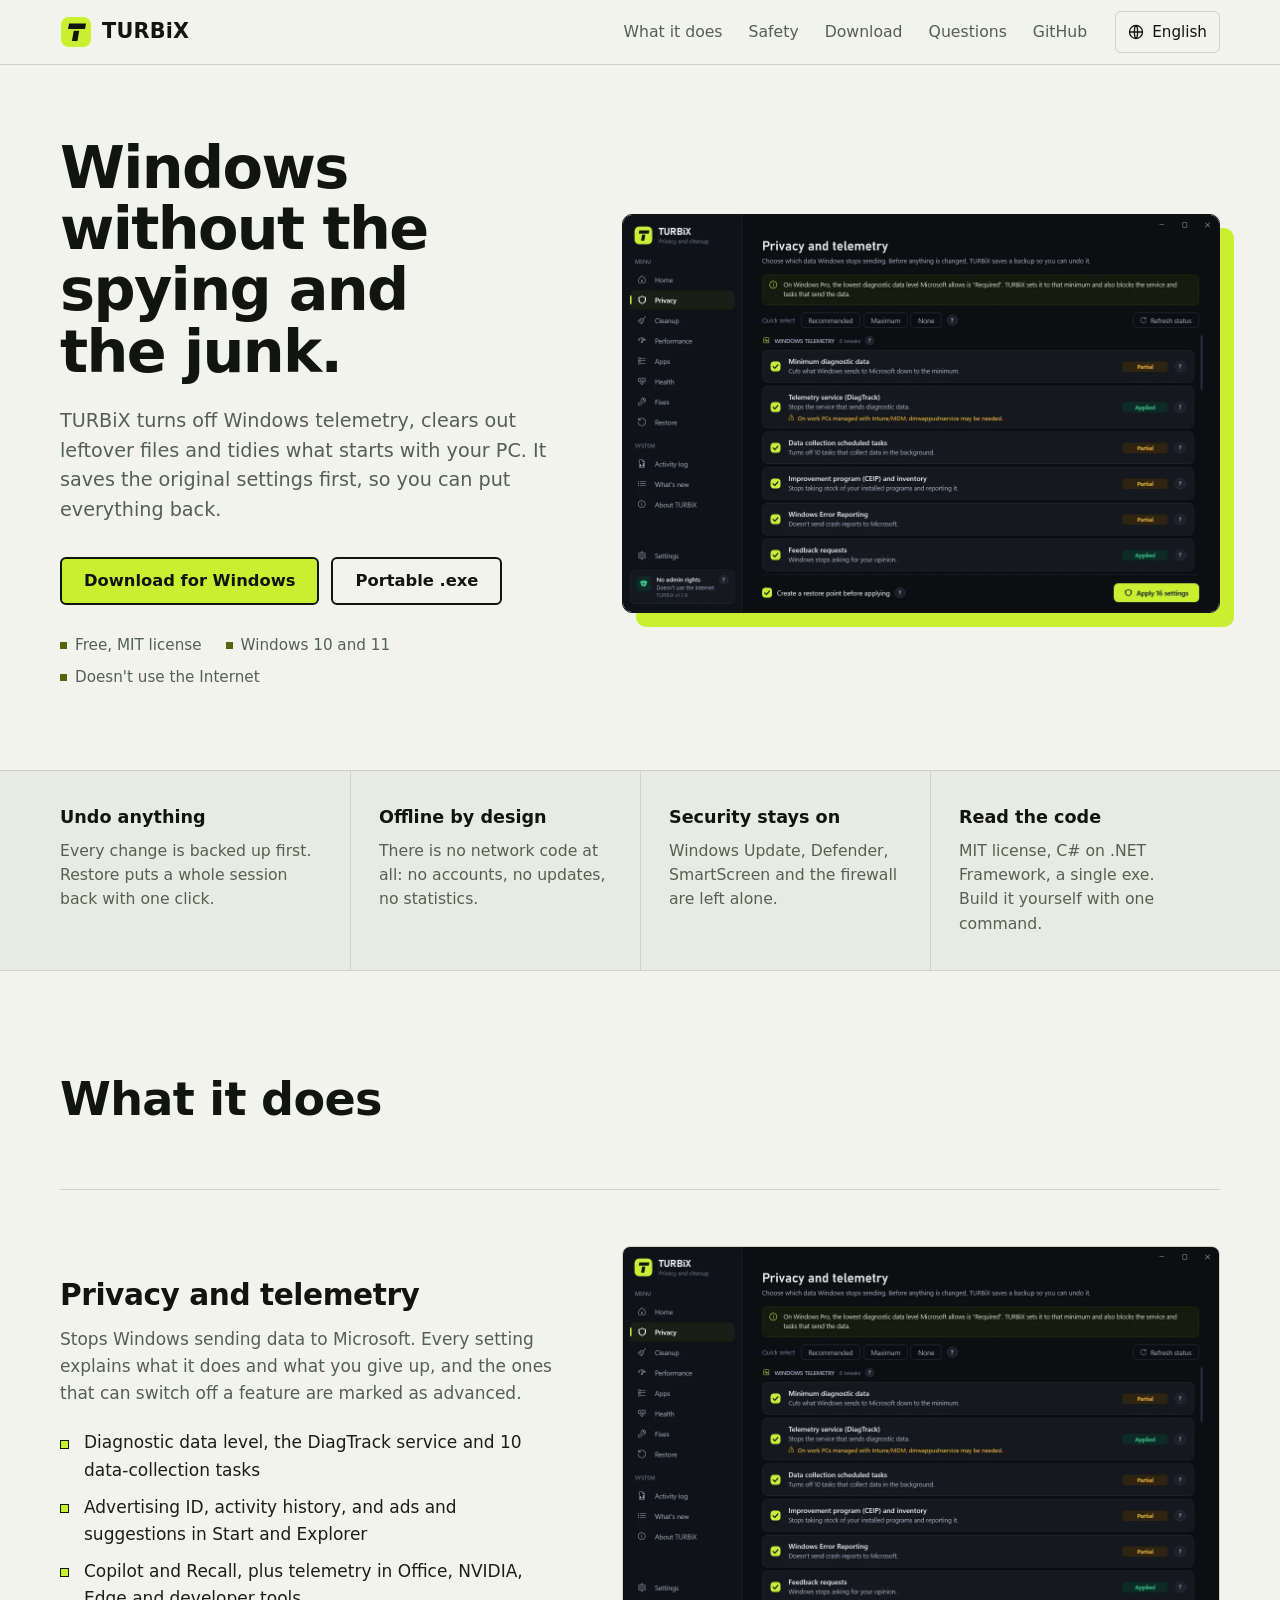
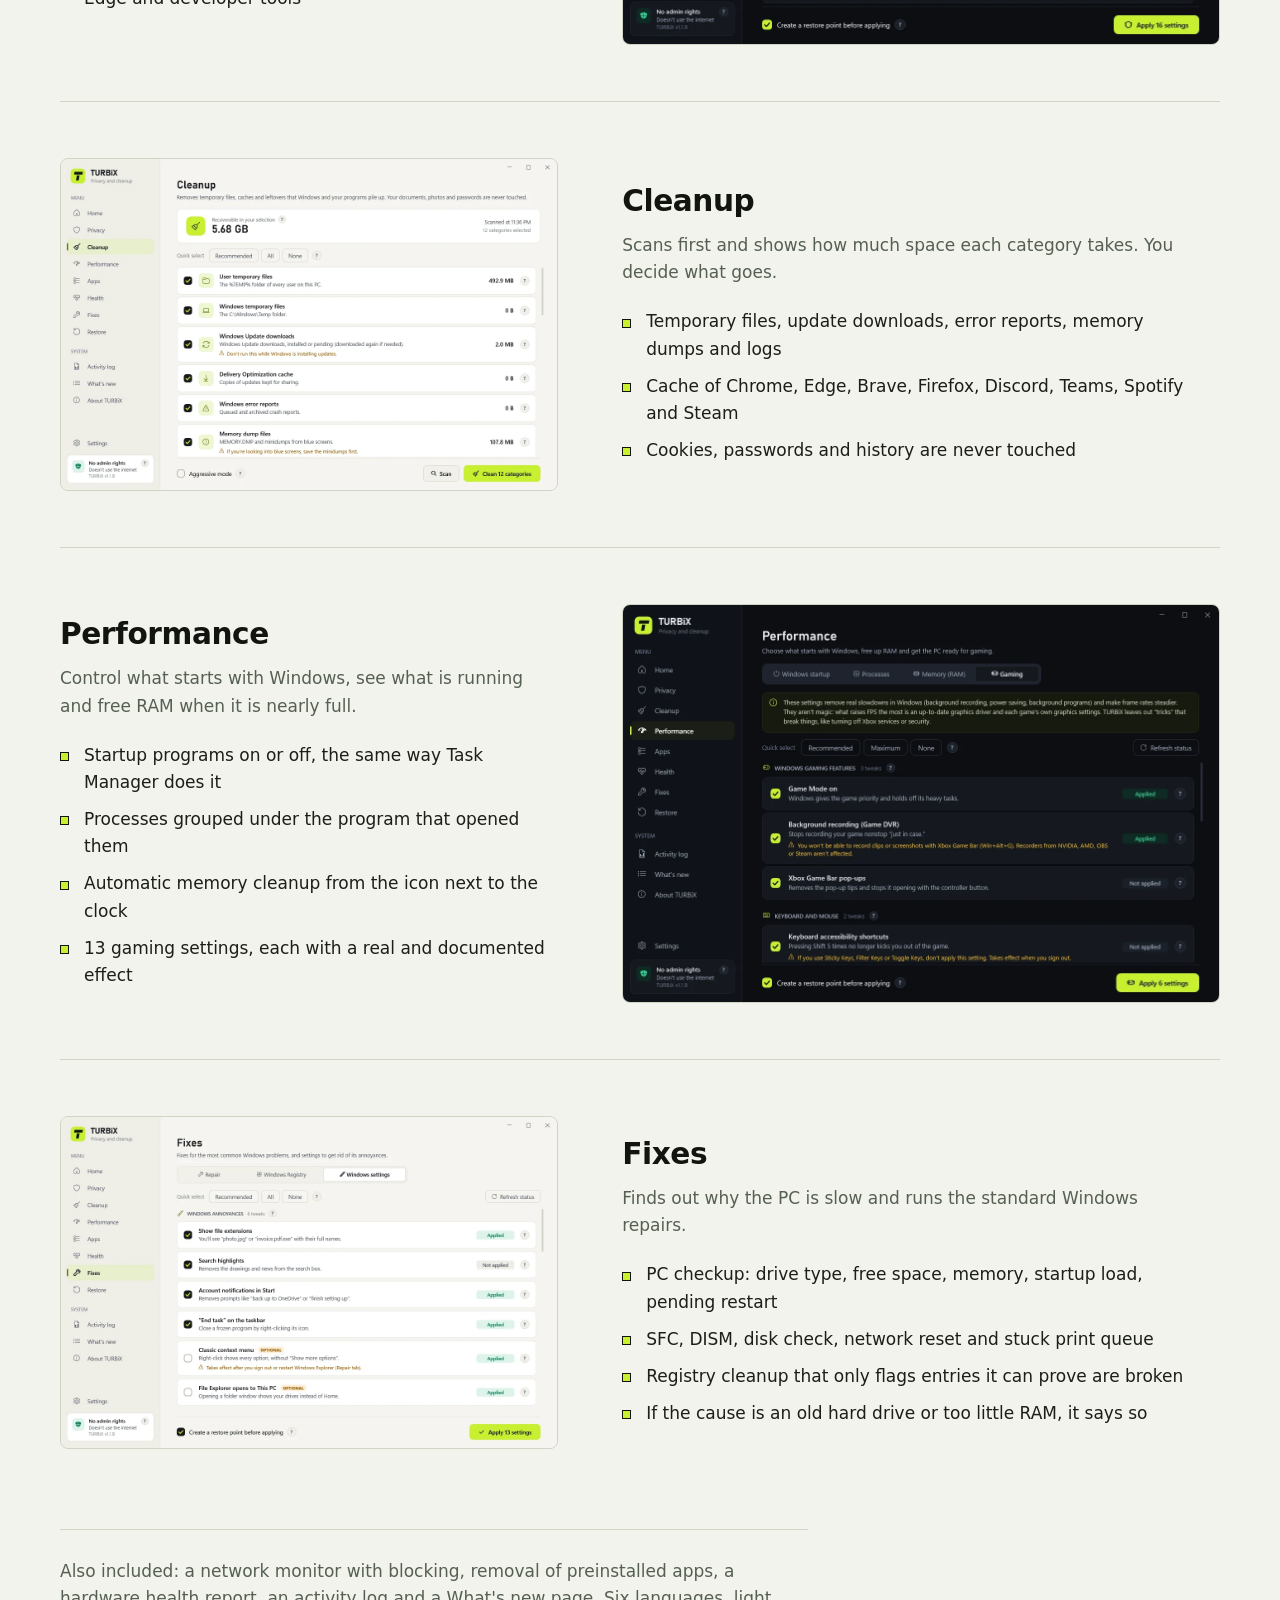
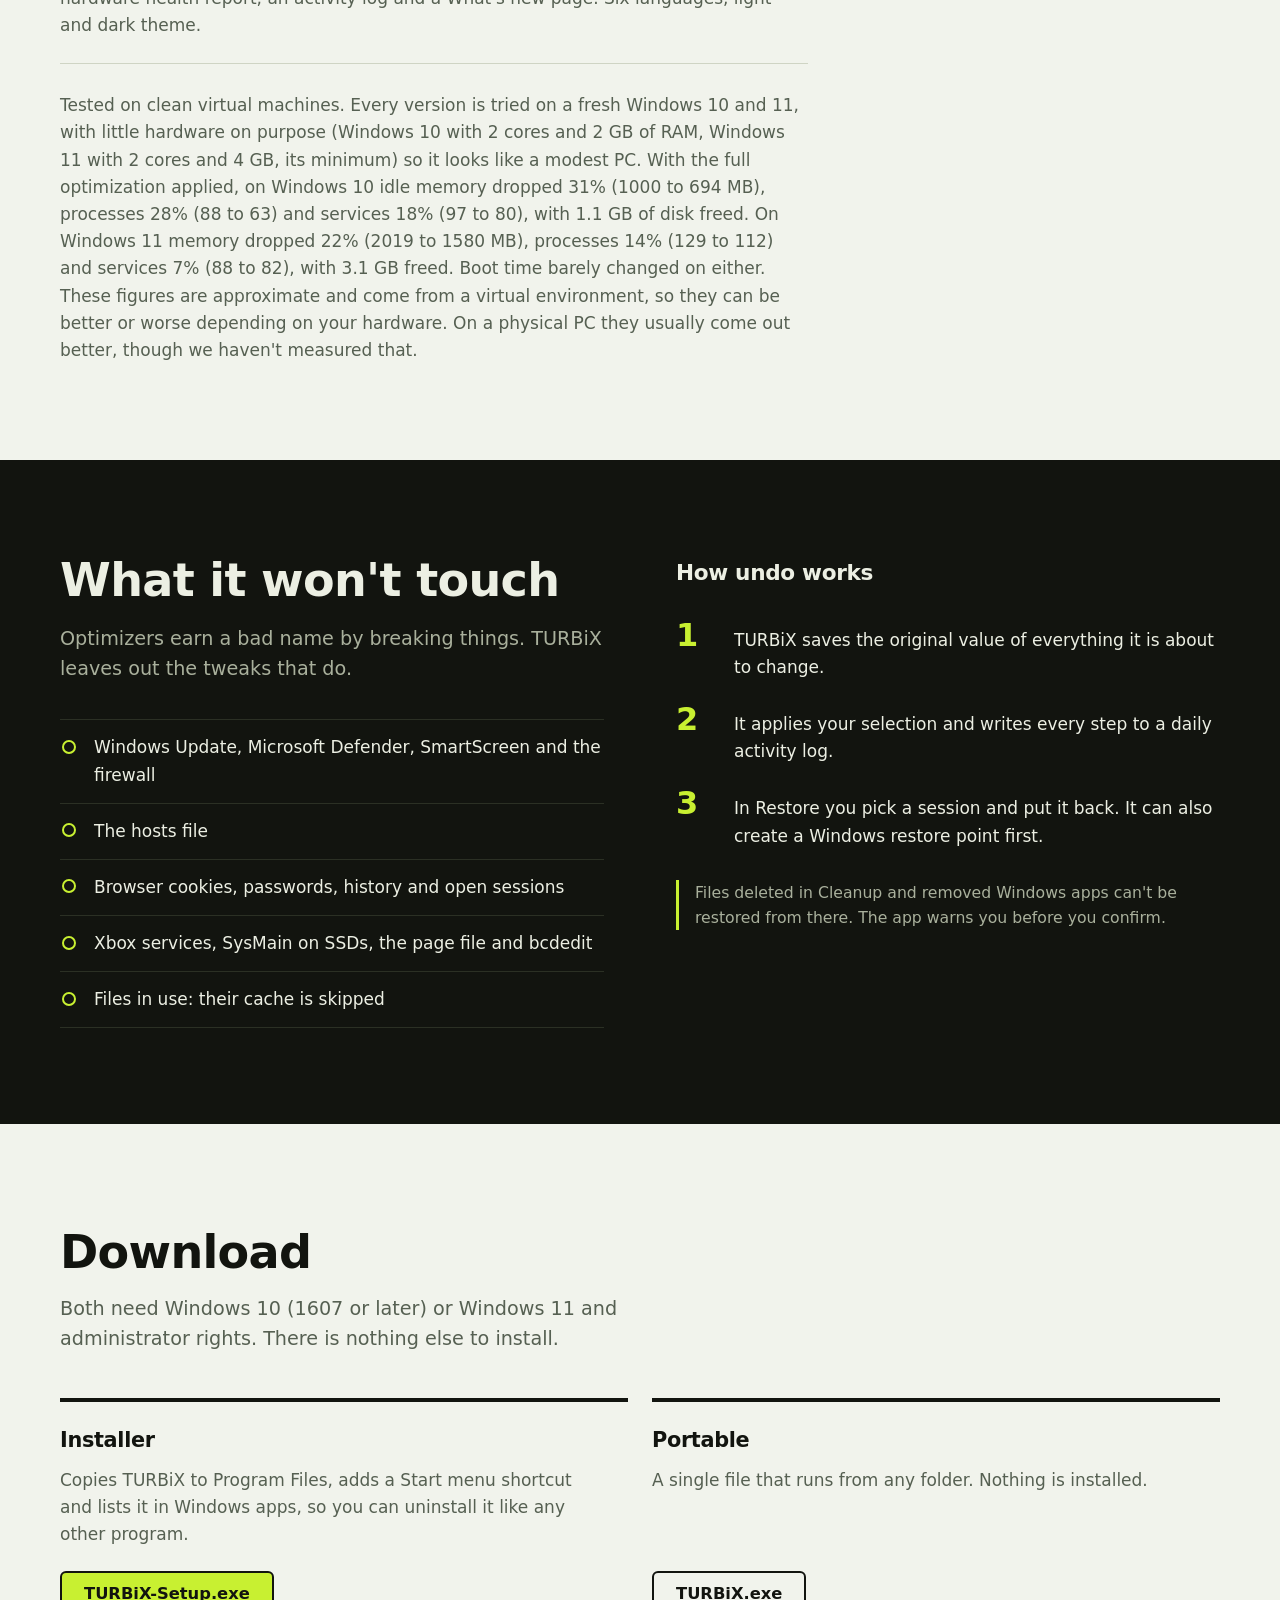
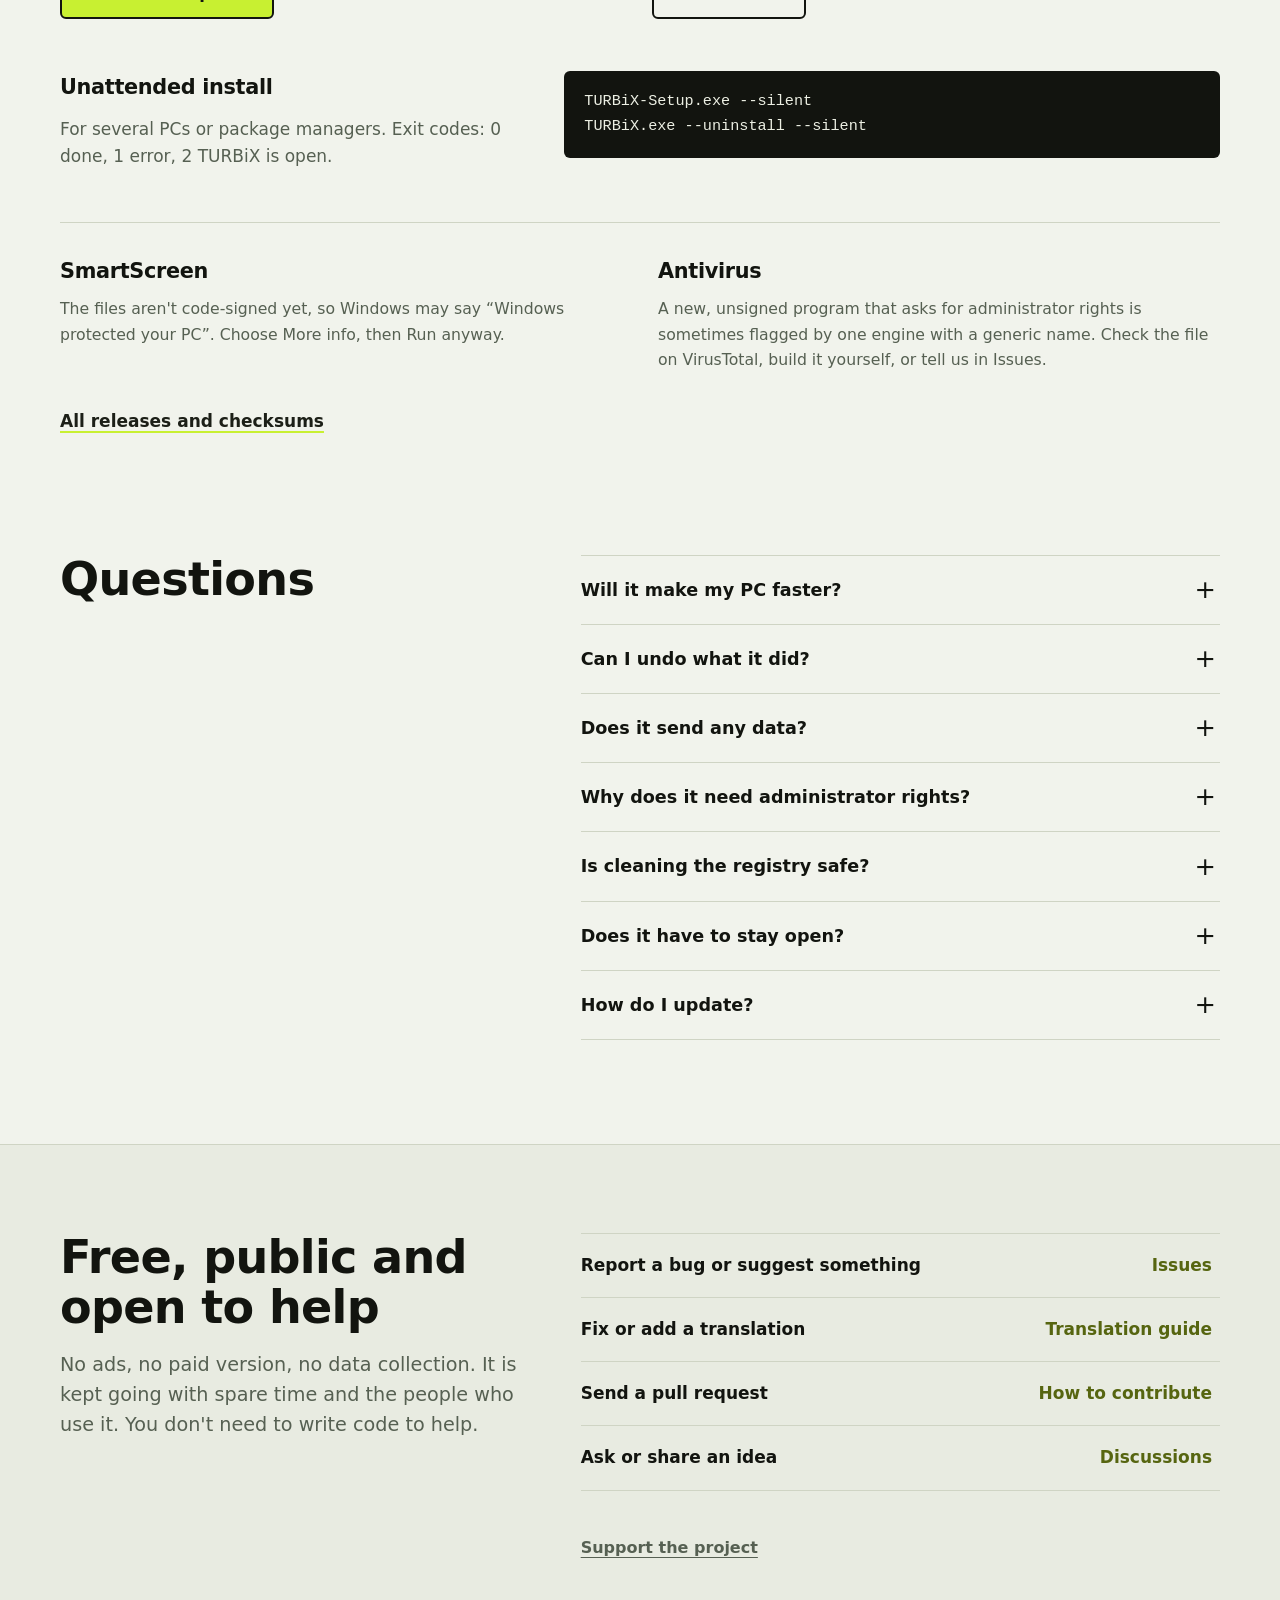
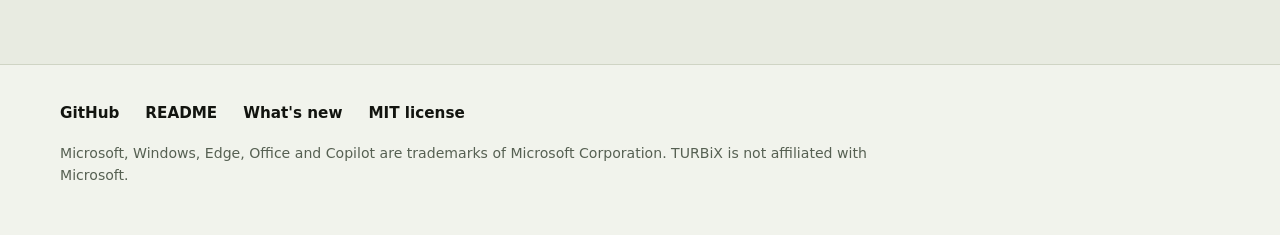
<file: docs/index.html>
<!doctype html>
<html lang="en">
<head>
<meta charset="utf-8">
<meta name="viewport" content="width=device-width, initial-scale=1">
<title>TURBiX: free Windows privacy, cleanup and performance tool</title>
<meta name="description" content="Free, open-source tool for Windows 10 and 11. Turns off telemetry, cleans temporary files, controls startup and memory, and saves every change so it can be undone. One exe, doesn&#x27;t use the Internet.">
<meta name="color-scheme" content="light dark">
<meta name="theme-color" content="#12140F">
<link rel="canonical" href="https://julianr87.github.io/TURBiX/">
<link rel="alternate" hreflang="en" href="https://julianr87.github.io/TURBiX/">
<link rel="alternate" hreflang="es" href="https://julianr87.github.io/TURBiX/es/">
<link rel="alternate" hreflang="pt-BR" href="https://julianr87.github.io/TURBiX/pt-BR/">
<link rel="alternate" hreflang="fr" href="https://julianr87.github.io/TURBiX/fr/">
<link rel="alternate" hreflang="de" href="https://julianr87.github.io/TURBiX/de/">
<link rel="alternate" hreflang="ru" href="https://julianr87.github.io/TURBiX/ru/">
<link rel="alternate" hreflang="x-default" href="https://julianr87.github.io/TURBiX/">
<link rel="icon" type="image/png" sizes="32x32" href="assets/brand/favicon-32.png">
<link rel="apple-touch-icon" href="assets/brand/mark-192.png">
<meta property="og:type" content="website">
<meta property="og:site_name" content="TURBiX">
<meta property="og:title" content="TURBiX: free Windows privacy, cleanup and performance tool">
<meta property="og:description" content="Free, open-source tool for Windows 10 and 11. Turns off telemetry, cleans temporary files, controls startup and memory, and saves every change so it can be undone. One exe, doesn&#x27;t use the Internet.">
<meta property="og:url" content="https://julianr87.github.io/TURBiX/">
<meta property="og:locale" content="en_US">
<meta property="og:image" content="https://julianr87.github.io/TURBiX/assets/brand/turbix-banner.png">
<meta name="twitter:card" content="summary_large_image">
<link rel="stylesheet" href="assets/site.css">
<script type="application/ld+json">
{"@context":"https://schema.org","@type":"SoftwareApplication","name":"TURBiX","applicationCategory":"UtilitiesApplication","operatingSystem":"Windows 10, Windows 11","description":"Free, open-source tool for Windows 10 and 11. Turns off telemetry, cleans temporary files, controls startup and memory, and saves every change so it can be undone. One exe, doesn't use the Internet.","url":"https://julianr87.github.io/TURBiX/","license":"https://opensource.org/licenses/MIT","offers":{"@type":"Offer","price":"0","priceCurrency":"USD"},"downloadUrl":"https://github.com/JulianR87/TURBiX/releases/latest","codeRepository":"https://github.com/JulianR87/TURBiX","inLanguage":["en","es","pt-BR","fr","de","ru"]}
</script>
</head>
<body>
<a class="skip" href="#main">Skip to content</a>
<header class="top">
  <div class="wrap bar">
    <a class="brand" href="index.html" aria-label="TURBiX"><img src="assets/brand/mark-64.png" width="32" height="32" alt=""><span>TURBiX</span></a>
    <nav class="links" aria-label="Main">
      <a href="#features">What it does</a><a href="#safety">Safety</a><a href="#download">Download</a><a href="#faq">Questions</a><a href="https://github.com/JulianR87/TURBiX">GitHub</a>
    </nav>
    <details class="lang">
      <summary aria-label="Language"><svg width="16" height="16" viewBox="0 0 16 16" aria-hidden="true"><circle cx="8" cy="8" r="6.5" fill="none" stroke="currentColor" stroke-width="1.3"/><path d="M1.5 8h13M8 1.5c2.2 2 2.2 11 0 13M8 1.5c-2.2 2-2.2 11 0 13" fill="none" stroke="currentColor" stroke-width="1.3"/></svg><span>English</span></summary>
      <ul><li><a href="index.html" lang="en" aria-current="true">English</a></li><li><a href="es/index.html" lang="es" hreflang="es">Español</a></li><li><a href="pt-BR/index.html" lang="pt-BR" hreflang="pt-BR">Português (Brasil)</a></li><li><a href="fr/index.html" lang="fr" hreflang="fr">Français</a></li><li><a href="de/index.html" lang="de" hreflang="de">Deutsch</a></li><li><a href="ru/index.html" lang="ru" hreflang="ru">Русский</a></li></ul>
    </details>
  </div>
</header>
<main id="main">
<section class="hero">
  <div class="wrap hero-grid">
    <div class="hero-copy">
      <h1>Windows without the spying and the junk.</h1>
      <p class="lead">TURBiX turns off Windows telemetry, clears out leftover files and tidies what starts with your PC. It saves the original settings first, so you can put everything back.</p>
      <p class="cta"><a class="btn primary" href="https://github.com/JulianR87/TURBiX/releases/latest/download/TURBiX-Setup.exe">Download for Windows</a><a class="btn" href="https://github.com/JulianR87/TURBiX/releases/latest/download/TURBiX.exe">Portable .exe</a></p>
      <ul class="meta"><li>Free, MIT license</li><li>Windows 10 and 11</li><li>Doesn&#x27;t use the Internet</li></ul>
    </div>
    <figure class="hero-shot"><img src="assets/shots/privacy.webp" width="1200" height="800" alt="TURBiX showing the privacy and telemetry settings" fetchpriority="high"></figure>
  </div>
</section>
<section class="facts" aria-label="Safety"><div class="wrap"><dl>
<div><dt>Undo anything</dt><dd>Every change is backed up first. Restore puts a whole session back with one click.</dd></div>
<div><dt>Offline by design</dt><dd>There is no network code at all: no accounts, no updates, no statistics.</dd></div>
<div><dt>Security stays on</dt><dd>Windows Update, Defender, SmartScreen and the firewall are left alone.</dd></div>
<div><dt>Read the code</dt><dd>MIT license, C# on .NET Framework, a single exe. Build it yourself with one command.</dd></div>
</dl></div></section>
<section id="features" class="features"><div class="wrap"><h2>What it does</h2>
<article class="row"><div class="row-text"><h3>Privacy and telemetry</h3><p>Stops Windows sending data to Microsoft. Every setting explains what it does and what you give up, and the ones that can switch off a feature are marked as advanced.</p><ul class="ticks"><li>Diagnostic data level, the DiagTrack service and 10 data-collection tasks</li><li>Advertising ID, activity history, and ads and suggestions in Start and Explorer</li><li>Copilot and Recall, plus telemetry in Office, NVIDIA, Edge and developer tools</li></ul></div><figure><img src="assets/shots/privacy.webp" width="1200" height="800" alt="Privacy and telemetry" loading="lazy" decoding="async"></figure></article>
<article class="row rev"><div class="row-text"><h3>Cleanup</h3><p>Scans first and shows how much space each category takes. You decide what goes.</p><ul class="ticks"><li>Temporary files, update downloads, error reports, memory dumps and logs</li><li>Cache of Chrome, Edge, Brave, Firefox, Discord, Teams, Spotify and Steam</li><li>Cookies, passwords and history are never touched</li></ul></div><figure><img src="assets/shots/cleanup.webp" width="1200" height="800" alt="Cleanup" loading="lazy" decoding="async"></figure></article>
<article class="row"><div class="row-text"><h3>Performance</h3><p>Control what starts with Windows, see what is running and free RAM when it is nearly full.</p><ul class="ticks"><li>Startup programs on or off, the same way Task Manager does it</li><li>Processes grouped under the program that opened them</li><li>Automatic memory cleanup from the icon next to the clock</li><li>13 gaming settings, each with a real and documented effect</li></ul></div><figure><img src="assets/shots/performance.webp" width="1200" height="800" alt="Performance" loading="lazy" decoding="async"></figure></article>
<article class="row rev"><div class="row-text"><h3>Fixes</h3><p>Finds out why the PC is slow and runs the standard Windows repairs.</p><ul class="ticks"><li>PC checkup: drive type, free space, memory, startup load, pending restart</li><li>SFC, DISM, disk check, network reset and stuck print queue</li><li>Registry cleanup that only flags entries it can prove are broken</li><li>If the cause is an old hard drive or too little RAM, it says so</li></ul></div><figure><img src="assets/shots/fixes.webp" width="1200" height="800" alt="Fixes" loading="lazy" decoding="async"></figure></article>
<p class="also">Also included: a network monitor with blocking, removal of preinstalled apps, a hardware health report, an activity log and a What&#x27;s new page. Six languages, light and dark theme.</p>
<p class="also">Tested on clean virtual machines. Every version is tried on a fresh Windows 10 and 11, with little hardware on purpose (Windows 10 with 2 cores and 2 GB of RAM, Windows 11 with 2 cores and 4 GB, its minimum) so it looks like a modest PC. With the full optimization applied, on Windows 10 idle memory dropped 31% (1000 to 694 MB), processes 28% (88 to 63) and services 18% (97 to 80), with 1.1 GB of disk freed. On Windows 11 memory dropped 22% (2019 to 1580 MB), processes 14% (129 to 112) and services 7% (88 to 82), with 3.1 GB freed. Boot time barely changed on either. These figures are approximate and come from a virtual environment, so they can be better or worse depending on your hardware. On a physical PC they usually come out better, though we haven&#x27;t measured that.</p></div></section>
<section id="safety" class="safety"><div class="wrap safety-grid"><div><h2>What it won&#x27;t touch</h2><p class="lead">Optimizers earn a bad name by breaking things. TURBiX leaves out the tweaks that do.</p><ul class="left-alone"><li>Windows Update, Microsoft Defender, SmartScreen and the firewall</li><li>The hosts file</li><li>Browser cookies, passwords, history and open sessions</li><li>Xbox services, SysMain on SSDs, the page file and bcdedit</li><li>Files in use: their cache is skipped</li></ul></div>
<div><h3>How undo works</h3><ol class="steps"><li>TURBiX saves the original value of everything it is about to change.</li><li>It applies your selection and writes every step to a daily activity log.</li><li>In Restore you pick a session and put it back. It can also create a Windows restore point first.</li></ol><p class="note">Files deleted in Cleanup and removed Windows apps can&#x27;t be restored from there. The app warns you before you confirm.</p></div></div></section>
<section id="download" class="download"><div class="wrap"><h2>Download</h2><p class="lead">Both need Windows 10 (1607 or later) or Windows 11 and administrator rights. There is nothing else to install.</p>
<div class="choices"><div><h3>Installer</h3><p>Copies TURBiX to Program Files, adds a Start menu shortcut and lists it in Windows apps, so you can uninstall it like any other program.</p><p><a class="btn primary" href="https://github.com/JulianR87/TURBiX/releases/latest/download/TURBiX-Setup.exe">TURBiX-Setup.exe</a></p></div><div><h3>Portable</h3><p>A single file that runs from any folder. Nothing is installed.</p><p><a class="btn" href="https://github.com/JulianR87/TURBiX/releases/latest/download/TURBiX.exe">TURBiX.exe</a></p></div></div>
<div class="silent"><h3>Unattended install</h3><pre><code>TURBiX-Setup.exe --silent
TURBiX.exe --uninstall --silent</code></pre><p>For several PCs or package managers. Exit codes: 0 done, 1 error, 2 TURBiX is open.</p></div>
<div class="notes"><div><h3>SmartScreen</h3><p>The files aren&#x27;t code-signed yet, so Windows may say “Windows protected your PC”. Choose More info, then Run anyway.</p></div><div><h3>Antivirus</h3><p>A new, unsigned program that asks for administrator rights is sometimes flagged by one engine with a generic name. Check the file on VirusTotal, build it yourself, or tell us in Issues.</p></div></div>
<p><a class="textlink" href="https://github.com/JulianR87/TURBiX/releases">All releases and checksums</a></p></div></section>
<section id="faq" class="faq"><div class="wrap faq-grid"><h2>Questions</h2><div><details><summary>Will it make my PC faster?</summary><p>It depends on what is slowing it down. Fewer startup programs, more free space and fewer unused services make a visible difference. If the cause is a mechanical drive or too little memory, TURBiX tells you, only a hardware change fixes that.</p></details><details><summary>Can I undo what it did?</summary><p>Yes, from Restore, one whole session at a time. Two things can&#x27;t be undone there: files deleted in Cleanup and removed Windows apps, which you reinstall from Microsoft Store.</p></details><details><summary>Does it send any data?</summary><p>No. It has no network code. The one exception is announced on screen: the DISM repair can make Windows itself download files from Windows Update.</p></details><details><summary>Why does it need administrator rights?</summary><p>Services, scheduled tasks and system settings can&#x27;t be changed without them.</p></details><details><summary>Is cleaning the registry safe?</summary><p>TURBiX only removes entries that point to files it has verified are missing, and saves a copy first. It never “optimizes” the registry, and it says plainly that cleaning it won&#x27;t make the PC faster.</p></details><details><summary>Does it have to stay open?</summary><p>No. Settings stay applied after you close it. Keep it next to the clock only if you want automatic memory cleanup.</p></details><details><summary>How do I update?</summary><p>Install the new version over the old one, your settings and backups stay. With the portable file, replace it.</p></details></div></div></section>
<section id="contribute" class="contribute"><div class="wrap contrib-grid"><div><h2>Free, public and open to help</h2><p class="lead">No ads, no paid version, no data collection. It is kept going with spare time and the people who use it. You don&#x27;t need to write code to help.</p></div><div><ul class="ways"><li><a href="https://github.com/JulianR87/TURBiX/issues/new/choose"><b>Report a bug or suggest something</b><span>Issues</span></a></li><li><a href="https://github.com/JulianR87/TURBiX/blob/main/tools/TRANSLATING.md"><b>Fix or add a translation</b><span>Translation guide</span></a></li><li><a href="https://github.com/JulianR87/TURBiX/blob/main/CONTRIBUTING.md"><b>Send a pull request</b><span>How to contribute</span></a></li><li><a href="https://github.com/JulianR87/TURBiX/discussions"><b>Ask or share an idea</b><span>Discussions</span></a></li></ul>
<details class="donate"><summary>Support the project</summary><p>Voluntary. The program is free and stays free.</p><div class="table-wrap"><table><tbody><tr><th scope="row">BTC</th><td>Bitcoin</td><td><code>bc1q527vjd3vcj6vwg6dg8g0dengh6hd9944l73jqe</code></td><td><button type="button" class="copy" data-copy="bc1q527vjd3vcj6vwg6dg8g0dengh6hd9944l73jqe" data-done="Copied">Copy</button></td></tr><tr><th scope="row">ETH</th><td>BEP20 (BNB Smart Chain)</td><td><code>0xC1162610b1A6b8532f4233Db598F624D8EF4d2C4</code></td><td><button type="button" class="copy" data-copy="0xC1162610b1A6b8532f4233Db598F624D8EF4d2C4" data-done="Copied">Copy</button></td></tr><tr><th scope="row">USDT</th><td>BEP20 (BNB Smart Chain)</td><td><code>0xC1162610b1A6b8532f4233Db598F624D8EF4d2C4</code></td><td><button type="button" class="copy" data-copy="0xC1162610b1A6b8532f4233Db598F624D8EF4d2C4" data-done="Copied">Copy</button></td></tr></tbody></table></div><p class="warn">Check the network before you send. BTC only on the Bitcoin network, ETH and USDT only on BEP20 (BNB Smart Chain). Anything sent on another network is lost.</p></details>
</div></div></section>
</main>
<footer class="foot"><div class="wrap">
  <p><a href="https://github.com/JulianR87/TURBiX">GitHub</a> <a href="https://github.com/JulianR87/TURBiX/blob/main/README.md">README</a> <a href="https://github.com/JulianR87/TURBiX/blob/main/src/Turbix/Changelog/en.md">What&#x27;s new</a> <a href="https://github.com/JulianR87/TURBiX/blob/main/LICENSE">MIT license</a></p>
  <p class="small">Microsoft, Windows, Edge, Office and Copilot are trademarks of Microsoft Corporation. TURBiX is not affiliated with Microsoft.</p>
</div></footer>
<script src="assets/site.js" defer></script>
</body>
</html>
</file>
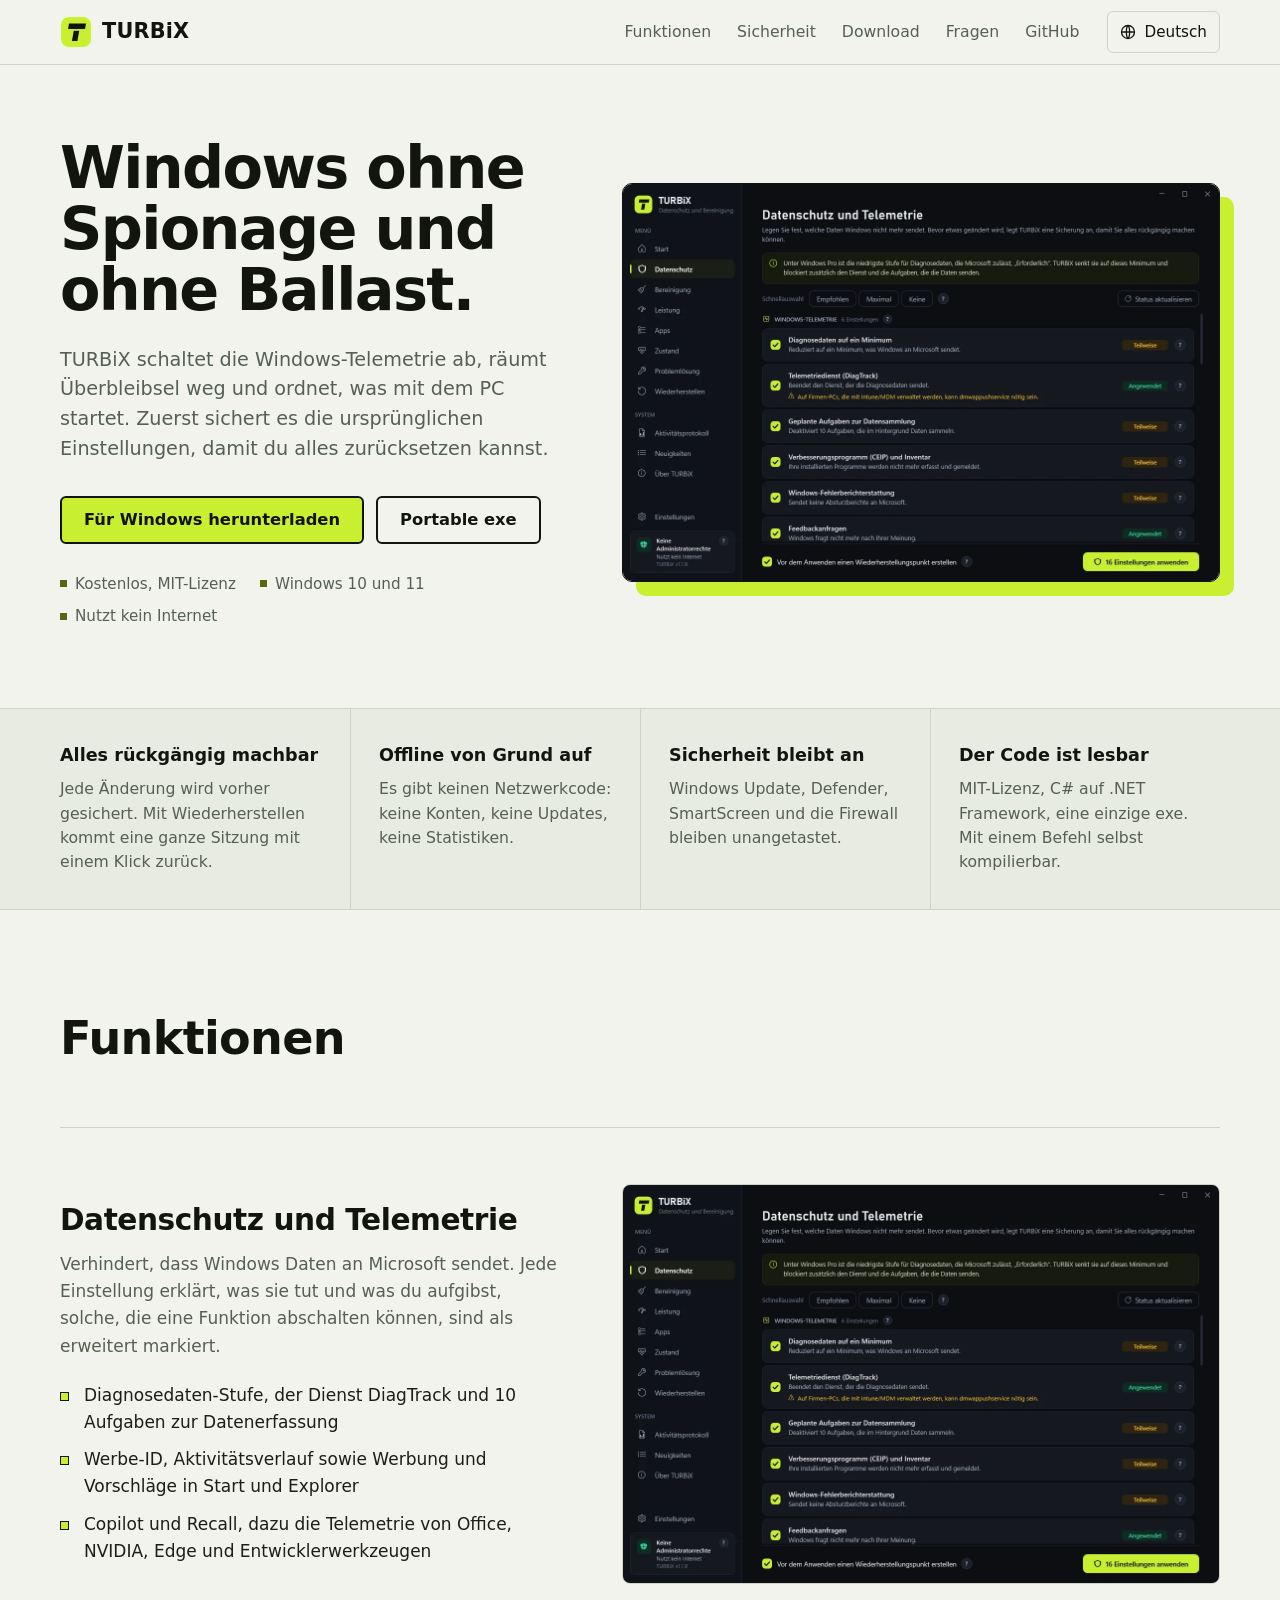
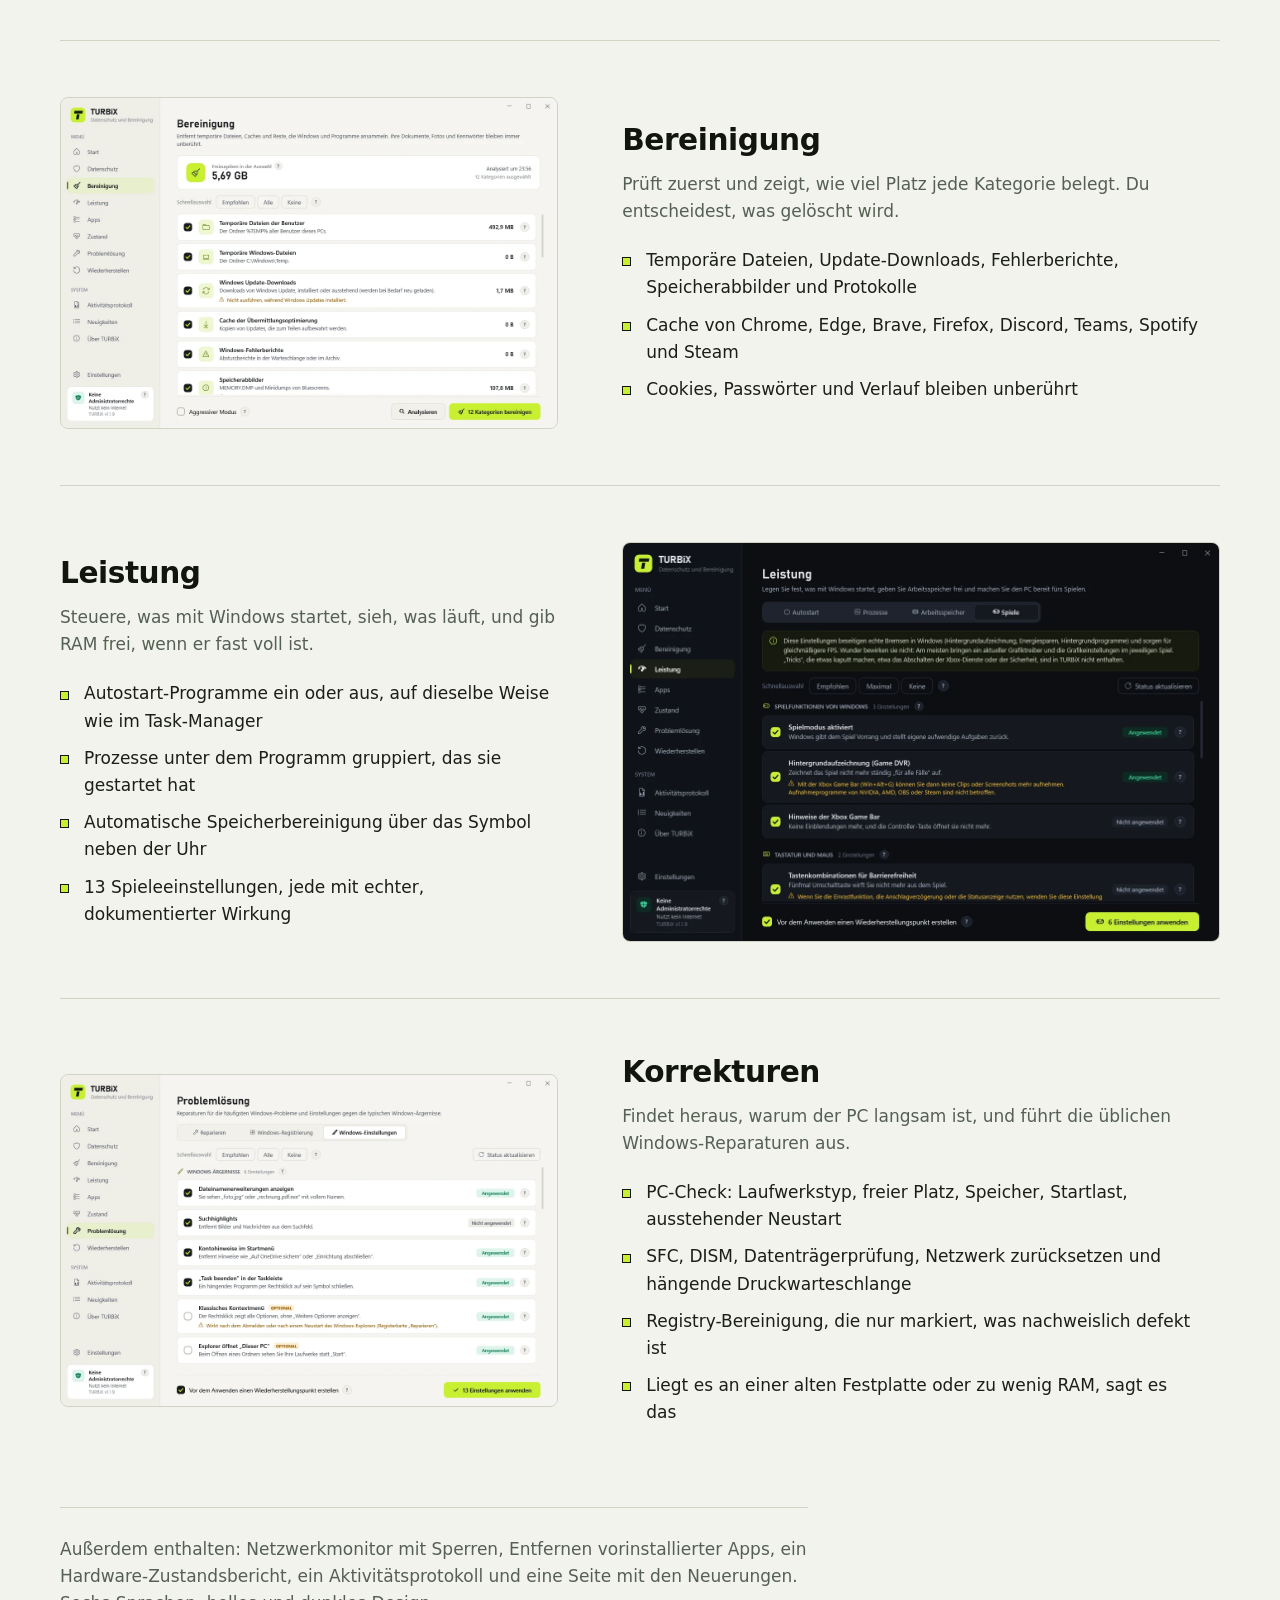
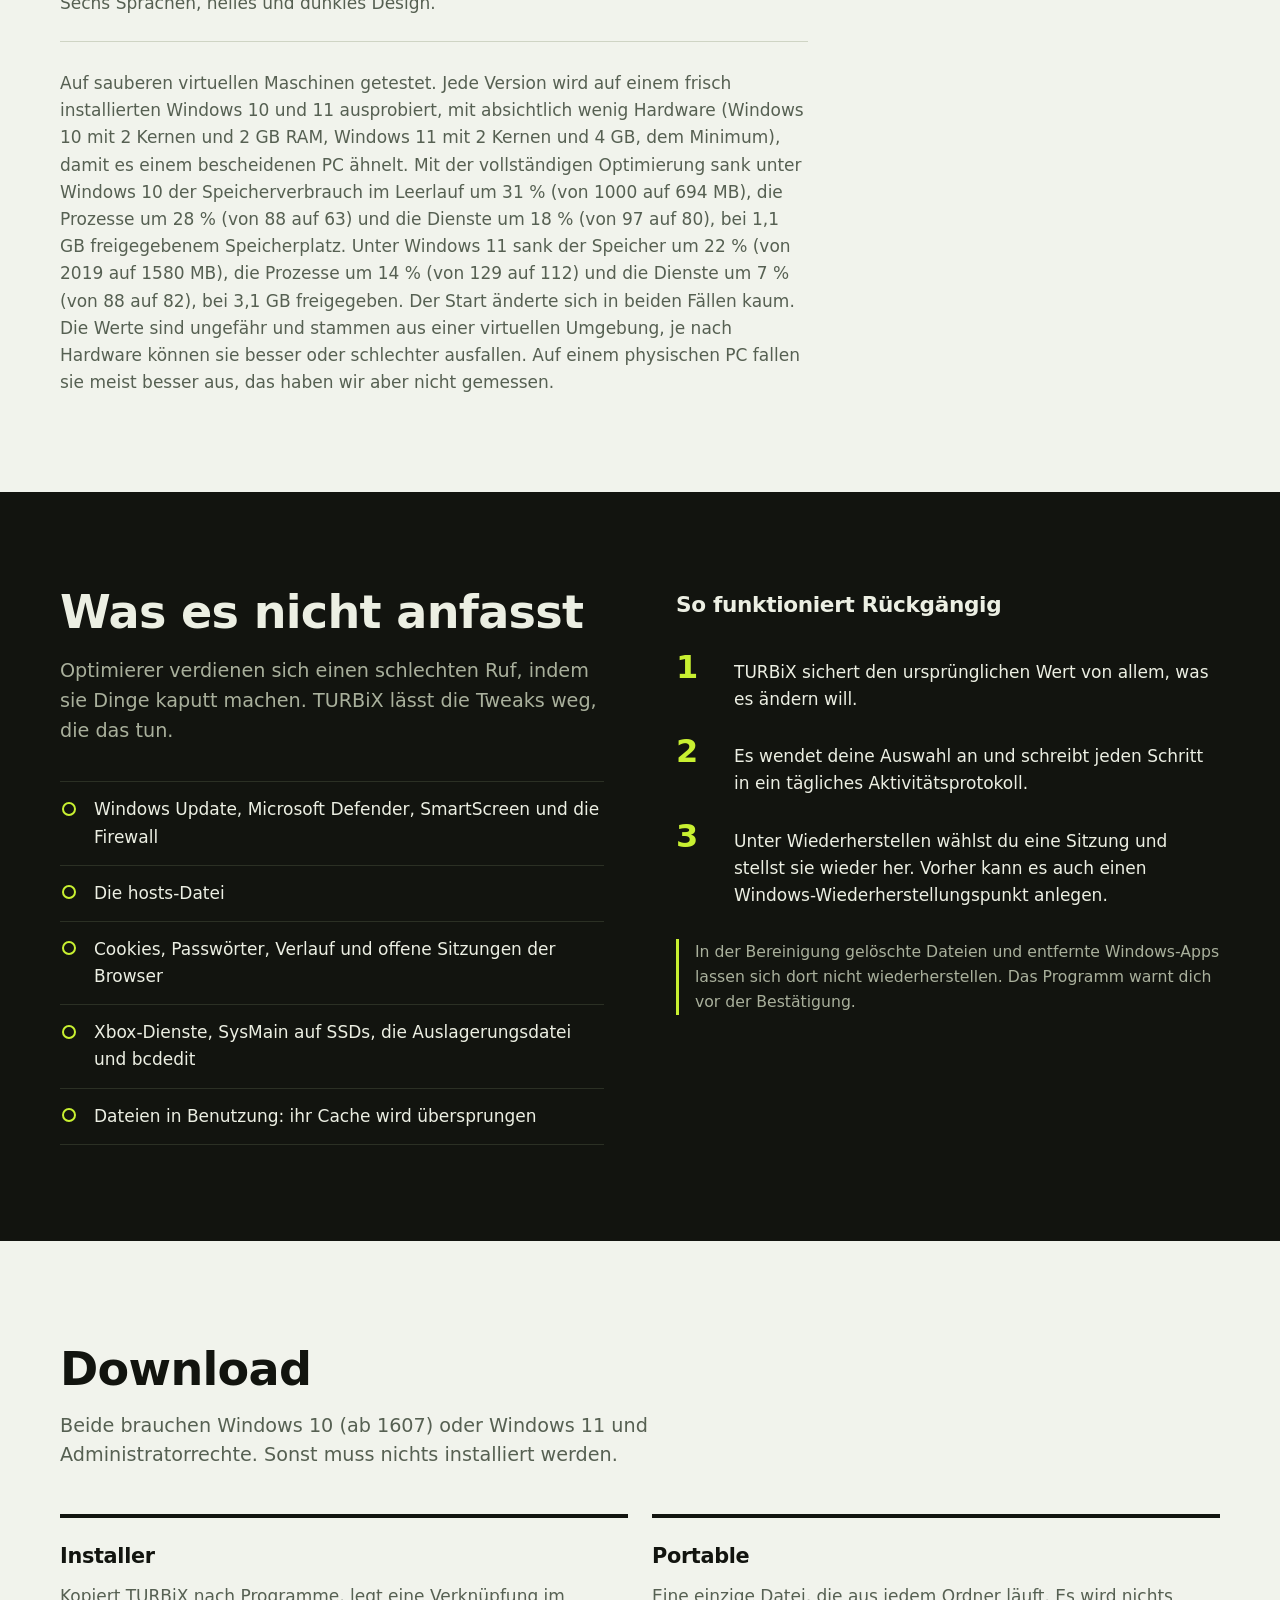
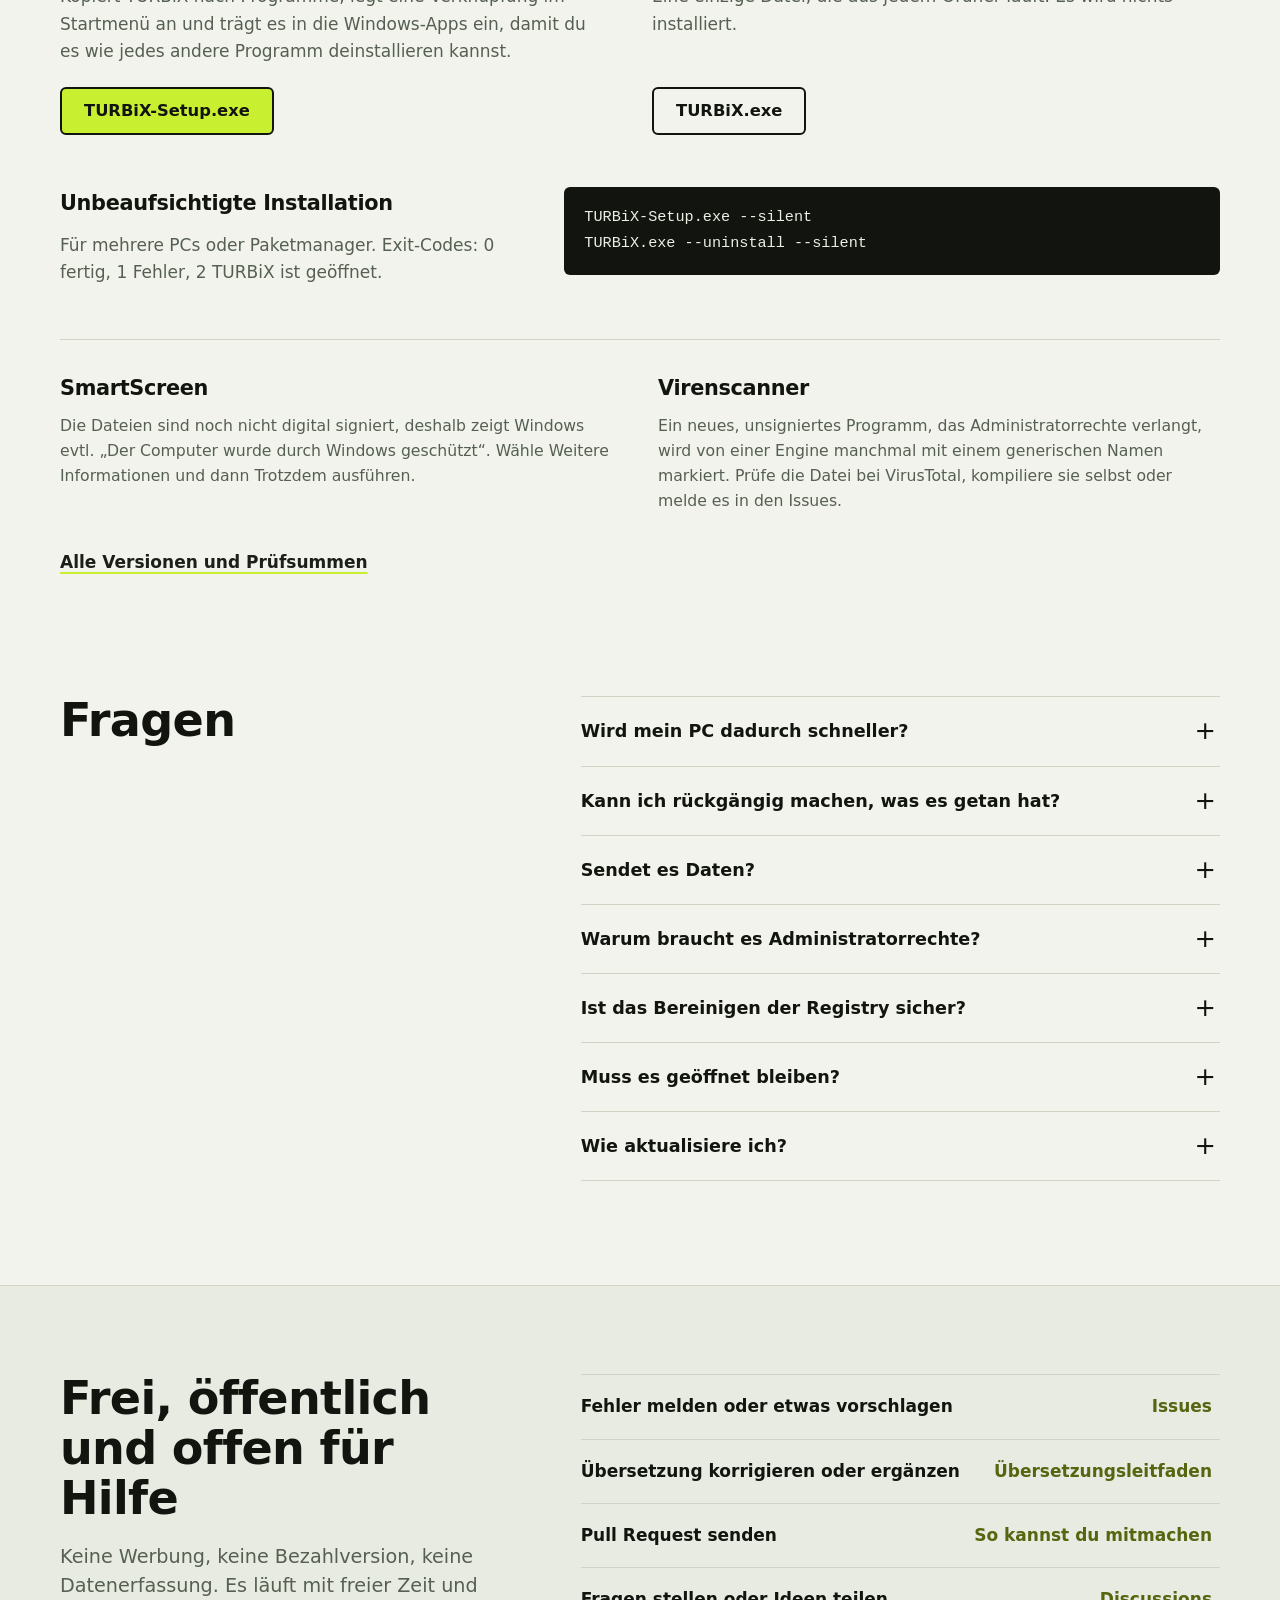
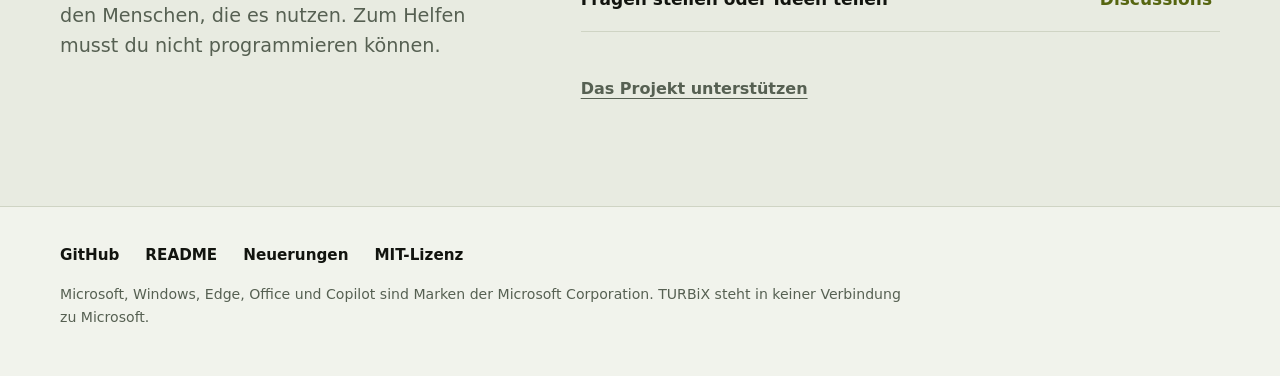
<file: docs/de/index.html>
<!doctype html>
<html lang="de">
<head>
<meta charset="utf-8">
<meta name="viewport" content="width=device-width, initial-scale=1">
<title>TURBiX: Datenschutz, Bereinigung und Leistung für Windows, kostenlos</title>
<meta name="description" content="Freies Open-Source-Werkzeug für Windows 10 und 11. Schaltet Telemetrie ab, löscht temporäre Dateien, steuert Autostart und Arbeitsspeicher und sichert jede Änderung, damit sie sich rückgängig machen lässt. Eine einzige exe, nutzt kein Internet.">
<meta name="color-scheme" content="light dark">
<meta name="theme-color" content="#12140F">
<link rel="canonical" href="https://julianr87.github.io/TURBiX/de/">
<link rel="alternate" hreflang="en" href="https://julianr87.github.io/TURBiX/">
<link rel="alternate" hreflang="es" href="https://julianr87.github.io/TURBiX/es/">
<link rel="alternate" hreflang="pt-BR" href="https://julianr87.github.io/TURBiX/pt-BR/">
<link rel="alternate" hreflang="fr" href="https://julianr87.github.io/TURBiX/fr/">
<link rel="alternate" hreflang="de" href="https://julianr87.github.io/TURBiX/de/">
<link rel="alternate" hreflang="ru" href="https://julianr87.github.io/TURBiX/ru/">
<link rel="alternate" hreflang="x-default" href="https://julianr87.github.io/TURBiX/">
<link rel="icon" type="image/png" sizes="32x32" href="../assets/brand/favicon-32.png">
<link rel="apple-touch-icon" href="../assets/brand/mark-192.png">
<meta property="og:type" content="website">
<meta property="og:site_name" content="TURBiX">
<meta property="og:title" content="TURBiX: Datenschutz, Bereinigung und Leistung für Windows, kostenlos">
<meta property="og:description" content="Freies Open-Source-Werkzeug für Windows 10 und 11. Schaltet Telemetrie ab, löscht temporäre Dateien, steuert Autostart und Arbeitsspeicher und sichert jede Änderung, damit sie sich rückgängig machen lässt. Eine einzige exe, nutzt kein Internet.">
<meta property="og:url" content="https://julianr87.github.io/TURBiX/de/">
<meta property="og:locale" content="de_DE">
<meta property="og:image" content="https://julianr87.github.io/TURBiX/assets/brand/turbix-banner.de.png">
<meta name="twitter:card" content="summary_large_image">
<link rel="stylesheet" href="../assets/site.css">
<script type="application/ld+json">
{"@context":"https://schema.org","@type":"SoftwareApplication","name":"TURBiX","applicationCategory":"UtilitiesApplication","operatingSystem":"Windows 10, Windows 11","description":"Freies Open-Source-Werkzeug für Windows 10 und 11. Schaltet Telemetrie ab, löscht temporäre Dateien, steuert Autostart und Arbeitsspeicher und sichert jede Änderung, damit sie sich rückgängig machen lässt. Eine einzige exe, nutzt kein Internet.","url":"https://julianr87.github.io/TURBiX/de/","license":"https://opensource.org/licenses/MIT","offers":{"@type":"Offer","price":"0","priceCurrency":"USD"},"downloadUrl":"https://github.com/JulianR87/TURBiX/releases/latest","codeRepository":"https://github.com/JulianR87/TURBiX","inLanguage":["en","es","pt-BR","fr","de","ru"]}
</script>
</head>
<body>
<a class="skip" href="#main">Zum Inhalt springen</a>
<header class="top">
  <div class="wrap bar">
    <a class="brand" href="index.html" aria-label="TURBiX"><img src="../assets/brand/mark-64.png" width="32" height="32" alt=""><span>TURBiX</span></a>
    <nav class="links" aria-label="Main">
      <a href="#features">Funktionen</a><a href="#safety">Sicherheit</a><a href="#download">Download</a><a href="#faq">Fragen</a><a href="https://github.com/JulianR87/TURBiX">GitHub</a>
    </nav>
    <details class="lang">
      <summary aria-label="Sprache"><svg width="16" height="16" viewBox="0 0 16 16" aria-hidden="true"><circle cx="8" cy="8" r="6.5" fill="none" stroke="currentColor" stroke-width="1.3"/><path d="M1.5 8h13M8 1.5c2.2 2 2.2 11 0 13M8 1.5c-2.2 2-2.2 11 0 13" fill="none" stroke="currentColor" stroke-width="1.3"/></svg><span>Deutsch</span></summary>
      <ul><li><a href="../index.html" lang="en" hreflang="en">English</a></li><li><a href="../es/index.html" lang="es" hreflang="es">Español</a></li><li><a href="../pt-BR/index.html" lang="pt-BR" hreflang="pt-BR">Português (Brasil)</a></li><li><a href="../fr/index.html" lang="fr" hreflang="fr">Français</a></li><li><a href="index.html" lang="de" aria-current="true">Deutsch</a></li><li><a href="../ru/index.html" lang="ru" hreflang="ru">Русский</a></li></ul>
    </details>
  </div>
</header>
<main id="main">
<section class="hero">
  <div class="wrap hero-grid">
    <div class="hero-copy">
      <h1>Windows ohne Spionage und ohne Ballast.</h1>
      <p class="lead">TURBiX schaltet die Windows-Telemetrie ab, räumt Überbleibsel weg und ordnet, was mit dem PC startet. Zuerst sichert es die ursprünglichen Einstellungen, damit du alles zurücksetzen kannst.</p>
      <p class="cta"><a class="btn primary" href="https://github.com/JulianR87/TURBiX/releases/latest/download/TURBiX-Setup.exe">Für Windows herunterladen</a><a class="btn" href="https://github.com/JulianR87/TURBiX/releases/latest/download/TURBiX.exe">Portable exe</a></p>
      <ul class="meta"><li>Kostenlos, MIT-Lizenz</li><li>Windows 10 und 11</li><li>Nutzt kein Internet</li></ul>
    </div>
    <figure class="hero-shot"><img src="../assets/shots/privacy.de.webp" width="1200" height="800" alt="TURBiX mit den Einstellungen für Datenschutz und Telemetrie" fetchpriority="high"></figure>
  </div>
</section>
<section class="facts" aria-label="Sicherheit"><div class="wrap"><dl>
<div><dt>Alles rückgängig machbar</dt><dd>Jede Änderung wird vorher gesichert. Mit Wiederherstellen kommt eine ganze Sitzung mit einem Klick zurück.</dd></div>
<div><dt>Offline von Grund auf</dt><dd>Es gibt keinen Netzwerkcode: keine Konten, keine Updates, keine Statistiken.</dd></div>
<div><dt>Sicherheit bleibt an</dt><dd>Windows Update, Defender, SmartScreen und die Firewall bleiben unangetastet.</dd></div>
<div><dt>Der Code ist lesbar</dt><dd>MIT-Lizenz, C# auf .NET Framework, eine einzige exe. Mit einem Befehl selbst kompilierbar.</dd></div>
</dl></div></section>
<section id="features" class="features"><div class="wrap"><h2>Funktionen</h2>
<article class="row"><div class="row-text"><h3>Datenschutz und Telemetrie</h3><p>Verhindert, dass Windows Daten an Microsoft sendet. Jede Einstellung erklärt, was sie tut und was du aufgibst, solche, die eine Funktion abschalten können, sind als erweitert markiert.</p><ul class="ticks"><li>Diagnosedaten-Stufe, der Dienst DiagTrack und 10 Aufgaben zur Datenerfassung</li><li>Werbe-ID, Aktivitätsverlauf sowie Werbung und Vorschläge in Start und Explorer</li><li>Copilot und Recall, dazu die Telemetrie von Office, NVIDIA, Edge und Entwicklerwerkzeugen</li></ul></div><figure><img src="../assets/shots/privacy.de.webp" width="1200" height="800" alt="Datenschutz und Telemetrie" loading="lazy" decoding="async"></figure></article>
<article class="row rev"><div class="row-text"><h3>Bereinigung</h3><p>Prüft zuerst und zeigt, wie viel Platz jede Kategorie belegt. Du entscheidest, was gelöscht wird.</p><ul class="ticks"><li>Temporäre Dateien, Update-Downloads, Fehlerberichte, Speicherabbilder und Protokolle</li><li>Cache von Chrome, Edge, Brave, Firefox, Discord, Teams, Spotify und Steam</li><li>Cookies, Passwörter und Verlauf bleiben unberührt</li></ul></div><figure><img src="../assets/shots/cleanup.de.webp" width="1200" height="800" alt="Bereinigung" loading="lazy" decoding="async"></figure></article>
<article class="row"><div class="row-text"><h3>Leistung</h3><p>Steuere, was mit Windows startet, sieh, was läuft, und gib RAM frei, wenn er fast voll ist.</p><ul class="ticks"><li>Autostart-Programme ein oder aus, auf dieselbe Weise wie im Task-Manager</li><li>Prozesse unter dem Programm gruppiert, das sie gestartet hat</li><li>Automatische Speicherbereinigung über das Symbol neben der Uhr</li><li>13 Spieleeinstellungen, jede mit echter, dokumentierter Wirkung</li></ul></div><figure><img src="../assets/shots/performance.de.webp" width="1200" height="800" alt="Leistung" loading="lazy" decoding="async"></figure></article>
<article class="row rev"><div class="row-text"><h3>Korrekturen</h3><p>Findet heraus, warum der PC langsam ist, und führt die üblichen Windows-Reparaturen aus.</p><ul class="ticks"><li>PC-Check: Laufwerkstyp, freier Platz, Speicher, Startlast, ausstehender Neustart</li><li>SFC, DISM, Datenträgerprüfung, Netzwerk zurücksetzen und hängende Druckwarteschlange</li><li>Registry-Bereinigung, die nur markiert, was nachweislich defekt ist</li><li>Liegt es an einer alten Festplatte oder zu wenig RAM, sagt es das</li></ul></div><figure><img src="../assets/shots/fixes.de.webp" width="1200" height="800" alt="Korrekturen" loading="lazy" decoding="async"></figure></article>
<p class="also">Außerdem enthalten: Netzwerkmonitor mit Sperren, Entfernen vorinstallierter Apps, ein Hardware-Zustandsbericht, ein Aktivitätsprotokoll und eine Seite mit den Neuerungen. Sechs Sprachen, helles und dunkles Design.</p>
<p class="also">Auf sauberen virtuellen Maschinen getestet. Jede Version wird auf einem frisch installierten Windows 10 und 11 ausprobiert, mit absichtlich wenig Hardware (Windows 10 mit 2 Kernen und 2 GB RAM, Windows 11 mit 2 Kernen und 4 GB, dem Minimum), damit es einem bescheidenen PC ähnelt. Mit der vollständigen Optimierung sank unter Windows 10 der Speicherverbrauch im Leerlauf um 31 % (von 1000 auf 694 MB), die Prozesse um 28 % (von 88 auf 63) und die Dienste um 18 % (von 97 auf 80), bei 1,1 GB freigegebenem Speicherplatz. Unter Windows 11 sank der Speicher um 22 % (von 2019 auf 1580 MB), die Prozesse um 14 % (von 129 auf 112) und die Dienste um 7 % (von 88 auf 82), bei 3,1 GB freigegeben. Der Start änderte sich in beiden Fällen kaum. Die Werte sind ungefähr und stammen aus einer virtuellen Umgebung, je nach Hardware können sie besser oder schlechter ausfallen. Auf einem physischen PC fallen sie meist besser aus, das haben wir aber nicht gemessen.</p></div></section>
<section id="safety" class="safety"><div class="wrap safety-grid"><div><h2>Was es nicht anfasst</h2><p class="lead">Optimierer verdienen sich einen schlechten Ruf, indem sie Dinge kaputt machen. TURBiX lässt die Tweaks weg, die das tun.</p><ul class="left-alone"><li>Windows Update, Microsoft Defender, SmartScreen und die Firewall</li><li>Die hosts-Datei</li><li>Cookies, Passwörter, Verlauf und offene Sitzungen der Browser</li><li>Xbox-Dienste, SysMain auf SSDs, die Auslagerungsdatei und bcdedit</li><li>Dateien in Benutzung: ihr Cache wird übersprungen</li></ul></div>
<div><h3>So funktioniert Rückgängig</h3><ol class="steps"><li>TURBiX sichert den ursprünglichen Wert von allem, was es ändern will.</li><li>Es wendet deine Auswahl an und schreibt jeden Schritt in ein tägliches Aktivitätsprotokoll.</li><li>Unter Wiederherstellen wählst du eine Sitzung und stellst sie wieder her. Vorher kann es auch einen Windows-Wiederherstellungspunkt anlegen.</li></ol><p class="note">In der Bereinigung gelöschte Dateien und entfernte Windows-Apps lassen sich dort nicht wiederherstellen. Das Programm warnt dich vor der Bestätigung.</p></div></div></section>
<section id="download" class="download"><div class="wrap"><h2>Download</h2><p class="lead">Beide brauchen Windows 10 (ab 1607) oder Windows 11 und Administratorrechte. Sonst muss nichts installiert werden.</p>
<div class="choices"><div><h3>Installer</h3><p>Kopiert TURBiX nach Programme, legt eine Verknüpfung im Startmenü an und trägt es in die Windows-Apps ein, damit du es wie jedes andere Programm deinstallieren kannst.</p><p><a class="btn primary" href="https://github.com/JulianR87/TURBiX/releases/latest/download/TURBiX-Setup.exe">TURBiX-Setup.exe</a></p></div><div><h3>Portable</h3><p>Eine einzige Datei, die aus jedem Ordner läuft. Es wird nichts installiert.</p><p><a class="btn" href="https://github.com/JulianR87/TURBiX/releases/latest/download/TURBiX.exe">TURBiX.exe</a></p></div></div>
<div class="silent"><h3>Unbeaufsichtigte Installation</h3><pre><code>TURBiX-Setup.exe --silent
TURBiX.exe --uninstall --silent</code></pre><p>Für mehrere PCs oder Paketmanager. Exit-Codes: 0 fertig, 1 Fehler, 2 TURBiX ist geöffnet.</p></div>
<div class="notes"><div><h3>SmartScreen</h3><p>Die Dateien sind noch nicht digital signiert, deshalb zeigt Windows evtl. „Der Computer wurde durch Windows geschützt“. Wähle Weitere Informationen und dann Trotzdem ausführen.</p></div><div><h3>Virenscanner</h3><p>Ein neues, unsigniertes Programm, das Administratorrechte verlangt, wird von einer Engine manchmal mit einem generischen Namen markiert. Prüfe die Datei bei VirusTotal, kompiliere sie selbst oder melde es in den Issues.</p></div></div>
<p><a class="textlink" href="https://github.com/JulianR87/TURBiX/releases">Alle Versionen und Prüfsummen</a></p></div></section>
<section id="faq" class="faq"><div class="wrap faq-grid"><h2>Fragen</h2><div><details><summary>Wird mein PC dadurch schneller?</summary><p>Das hängt davon ab, was ihn bremst. Weniger Autostart-Programme, mehr freier Platz und weniger ungenutzte Dienste machen sich bemerkbar. Liegt es an einer mechanischen Festplatte oder zu wenig Speicher, sagt TURBiX das, das behebt nur neue Hardware.</p></details><details><summary>Kann ich rückgängig machen, was es getan hat?</summary><p>Ja, unter Wiederherstellen, jeweils eine ganze Sitzung. Zwei Dinge lassen sich dort nicht zurücknehmen: in der Bereinigung gelöschte Dateien und entfernte Windows-Apps, die du über den Microsoft Store neu installierst.</p></details><details><summary>Sendet es Daten?</summary><p>Nein. Es hat keinen Netzwerkcode. Die einzige Ausnahme wird auf dem Bildschirm angekündigt: Die DISM-Reparatur kann Windows selbst Dateien von Windows Update laden lassen.</p></details><details><summary>Warum braucht es Administratorrechte?</summary><p>Ohne sie lassen sich Dienste, geplante Aufgaben und Systemeinstellungen nicht ändern.</p></details><details><summary>Ist das Bereinigen der Registry sicher?</summary><p>TURBiX entfernt nur Einträge, die auf nachweislich fehlende Dateien zeigen, und sichert vorher eine Kopie. Es „optimiert“ die Registry nie und sagt klar, dass ihre Bereinigung den PC nicht schneller macht.</p></details><details><summary>Muss es geöffnet bleiben?</summary><p>Nein. Die Einstellungen bleiben nach dem Schließen angewendet. Lass es nur neben der Uhr, wenn du die automatische Speicherbereinigung willst.</p></details><details><summary>Wie aktualisiere ich?</summary><p>Installiere die neue Version über die alte, Einstellungen und Sicherungen bleiben erhalten. Bei der portablen Datei ersetzt du sie.</p></details></div></div></section>
<section id="contribute" class="contribute"><div class="wrap contrib-grid"><div><h2>Frei, öffentlich und offen für Hilfe</h2><p class="lead">Keine Werbung, keine Bezahlversion, keine Datenerfassung. Es läuft mit freier Zeit und den Menschen, die es nutzen. Zum Helfen musst du nicht programmieren können.</p></div><div><ul class="ways"><li><a href="https://github.com/JulianR87/TURBiX/issues/new/choose"><b>Fehler melden oder etwas vorschlagen</b><span>Issues</span></a></li><li><a href="https://github.com/JulianR87/TURBiX/blob/main/tools/TRANSLATING.de.md"><b>Übersetzung korrigieren oder ergänzen</b><span>Übersetzungsleitfaden</span></a></li><li><a href="https://github.com/JulianR87/TURBiX/blob/main/docs/CONTRIBUTING.de.md"><b>Pull Request senden</b><span>So kannst du mitmachen</span></a></li><li><a href="https://github.com/JulianR87/TURBiX/discussions"><b>Fragen stellen oder Ideen teilen</b><span>Discussions</span></a></li></ul>
<details class="donate"><summary>Das Projekt unterstützen</summary><p>Freiwillig. Das Programm ist kostenlos und bleibt es.</p><div class="table-wrap"><table><tbody><tr><th scope="row">BTC</th><td>Bitcoin</td><td><code>bc1q527vjd3vcj6vwg6dg8g0dengh6hd9944l73jqe</code></td><td><button type="button" class="copy" data-copy="bc1q527vjd3vcj6vwg6dg8g0dengh6hd9944l73jqe" data-done="Kopiert">Kopieren</button></td></tr><tr><th scope="row">ETH</th><td>BEP20 (BNB Smart Chain)</td><td><code>0xC1162610b1A6b8532f4233Db598F624D8EF4d2C4</code></td><td><button type="button" class="copy" data-copy="0xC1162610b1A6b8532f4233Db598F624D8EF4d2C4" data-done="Kopiert">Kopieren</button></td></tr><tr><th scope="row">USDT</th><td>BEP20 (BNB Smart Chain)</td><td><code>0xC1162610b1A6b8532f4233Db598F624D8EF4d2C4</code></td><td><button type="button" class="copy" data-copy="0xC1162610b1A6b8532f4233Db598F624D8EF4d2C4" data-done="Kopiert">Kopieren</button></td></tr></tbody></table></div><p class="warn">Prüfe das Netzwerk vor dem Senden. BTC nur über das Bitcoin-Netzwerk, ETH und USDT nur über BEP20 (BNB Smart Chain). Was über ein anderes Netzwerk gesendet wird, ist verloren.</p></details>
</div></div></section>
</main>
<footer class="foot"><div class="wrap">
  <p><a href="https://github.com/JulianR87/TURBiX">GitHub</a> <a href="https://github.com/JulianR87/TURBiX/blob/main/README.de.md">README</a> <a href="https://github.com/JulianR87/TURBiX/blob/main/src/Turbix/Changelog/de.md">Neuerungen</a> <a href="https://github.com/JulianR87/TURBiX/blob/main/LICENSE">MIT-Lizenz</a></p>
  <p class="small">Microsoft, Windows, Edge, Office und Copilot sind Marken der Microsoft Corporation. TURBiX steht in keiner Verbindung zu Microsoft.</p>
</div></footer>
<script src="../assets/site.js" defer></script>
</body>
</html>
</file>
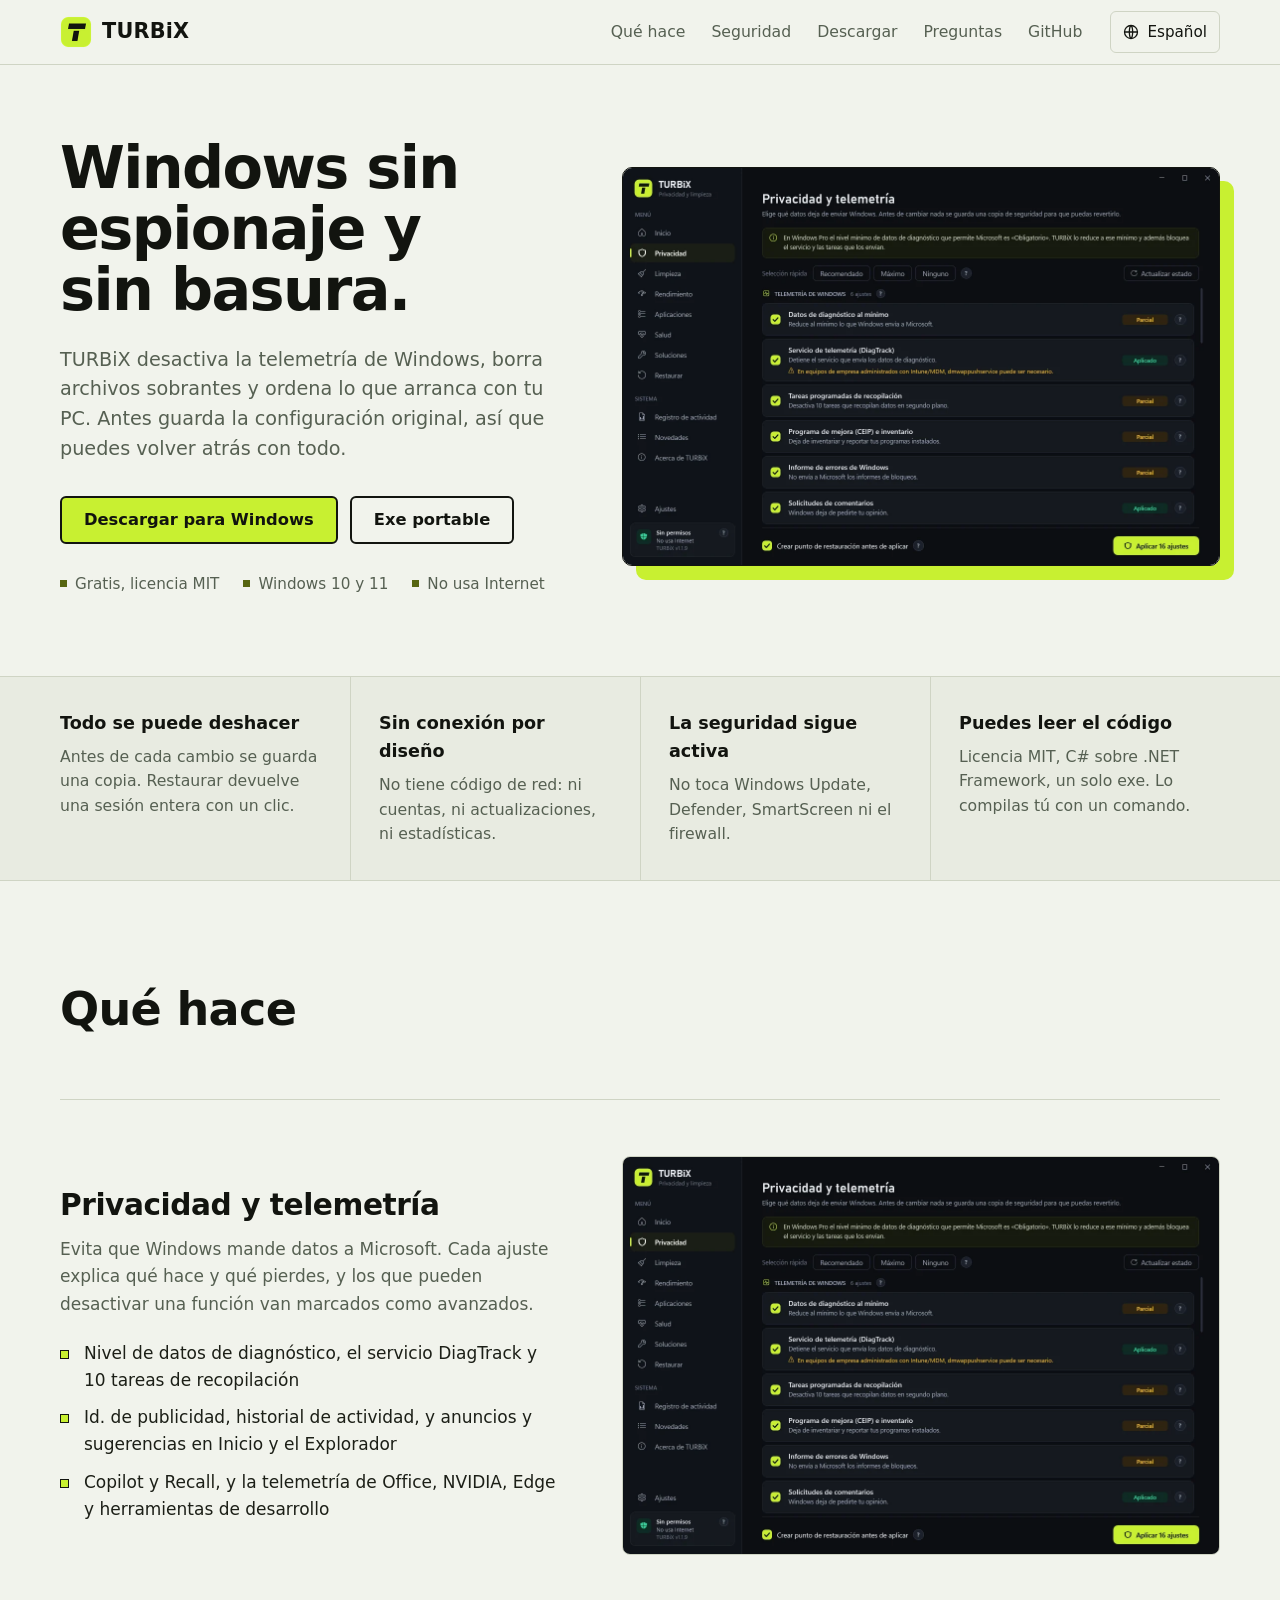
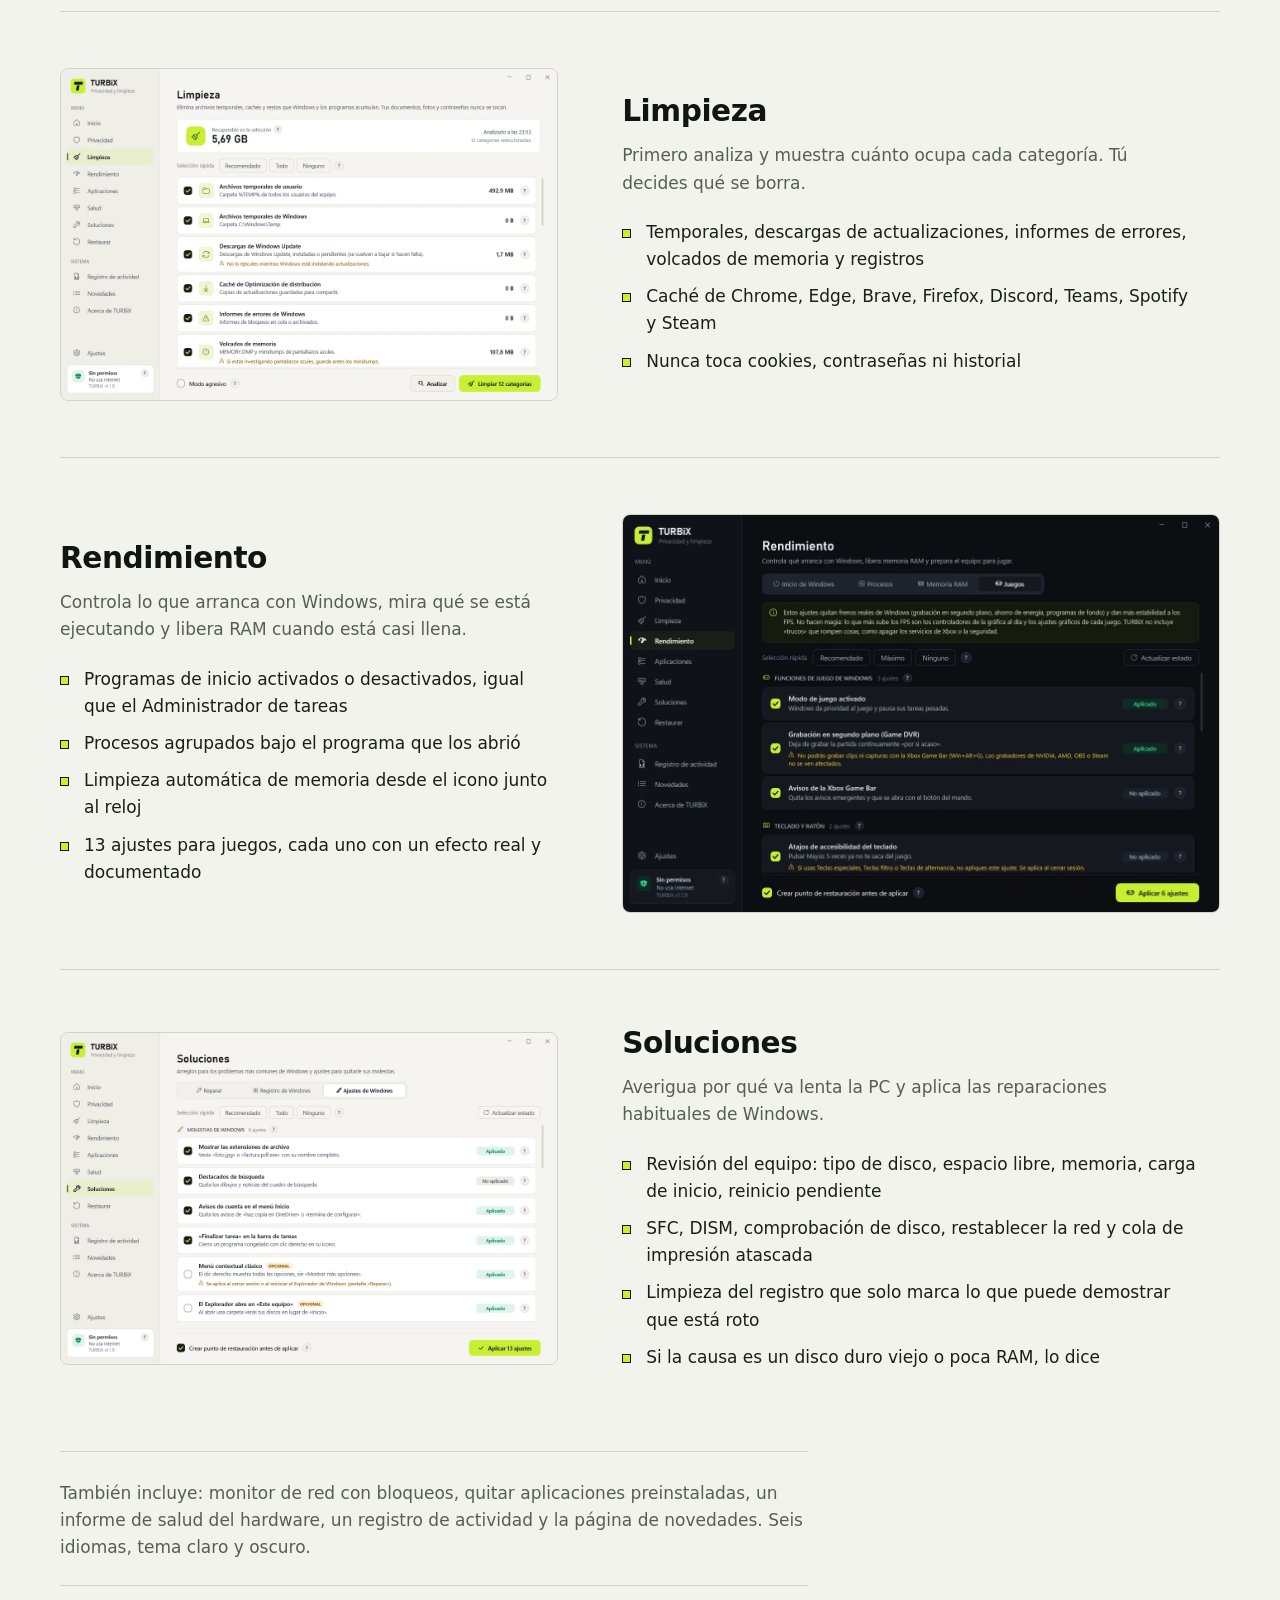
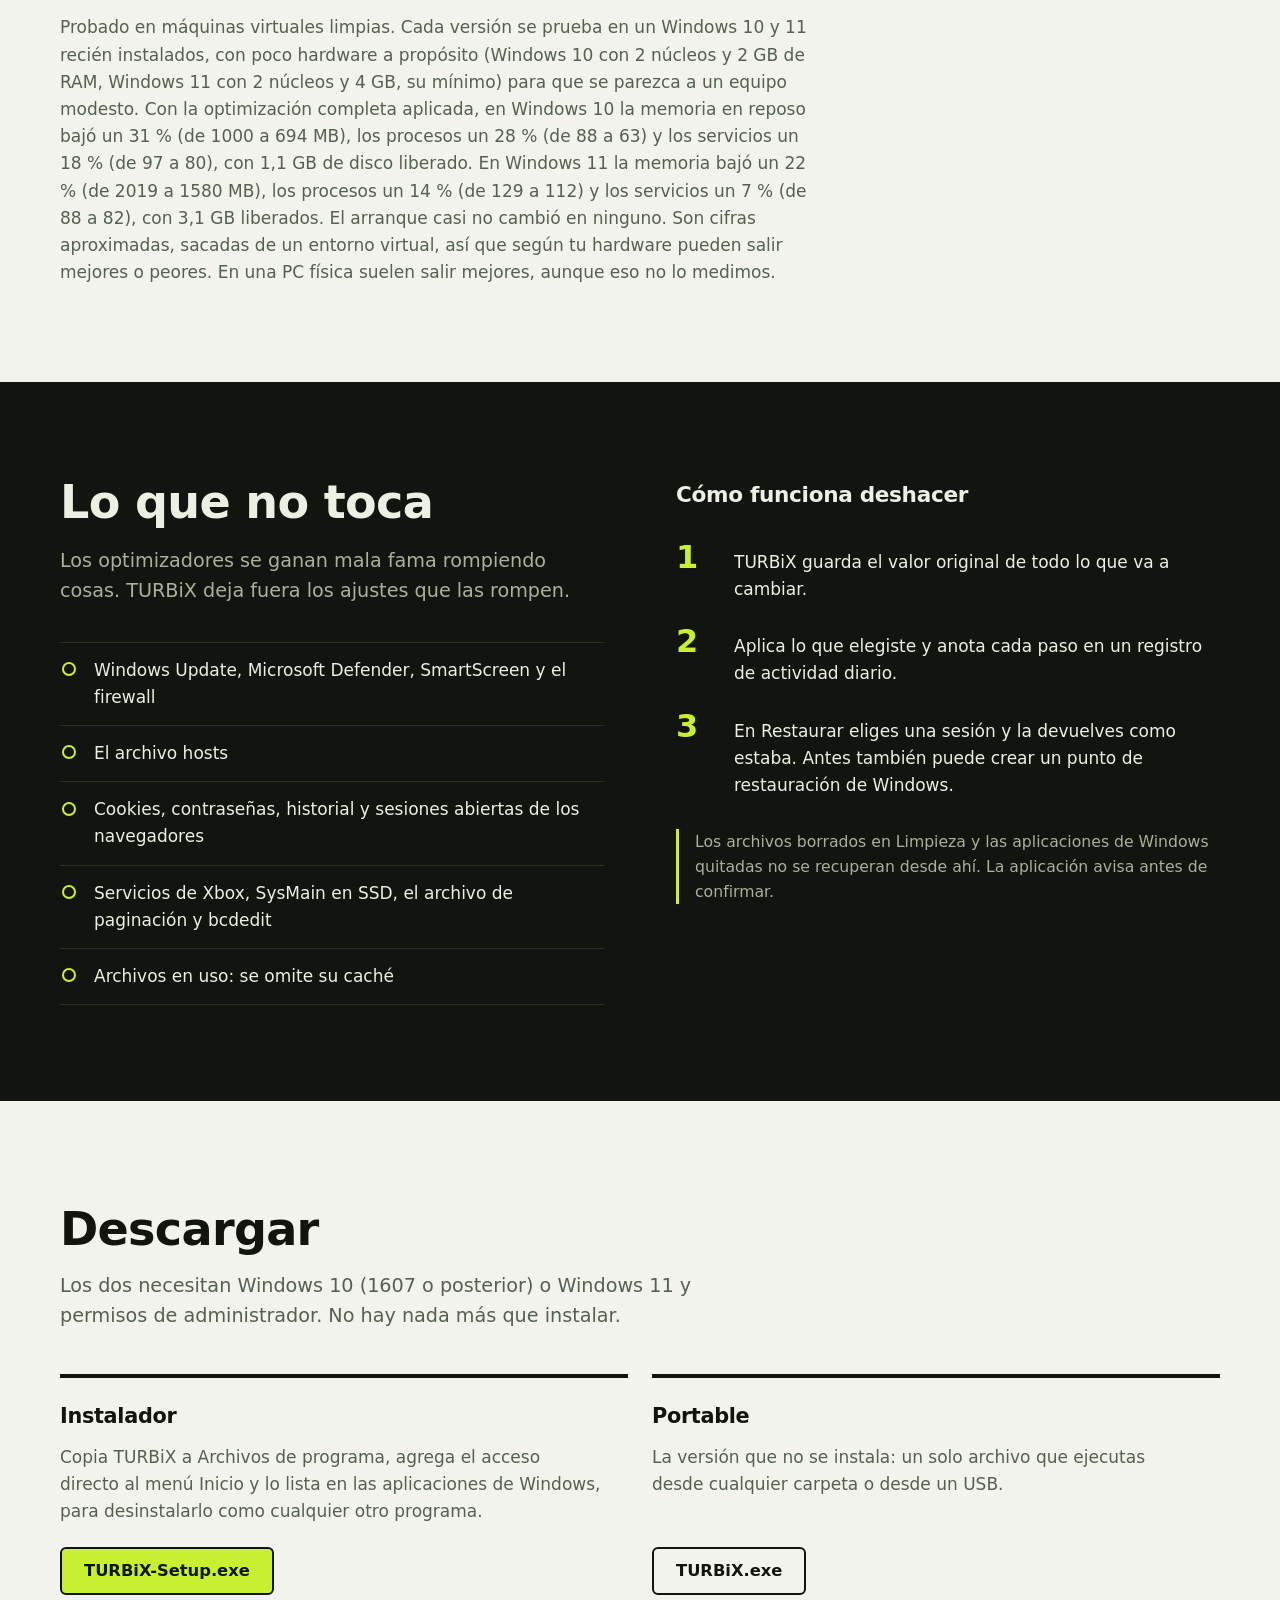
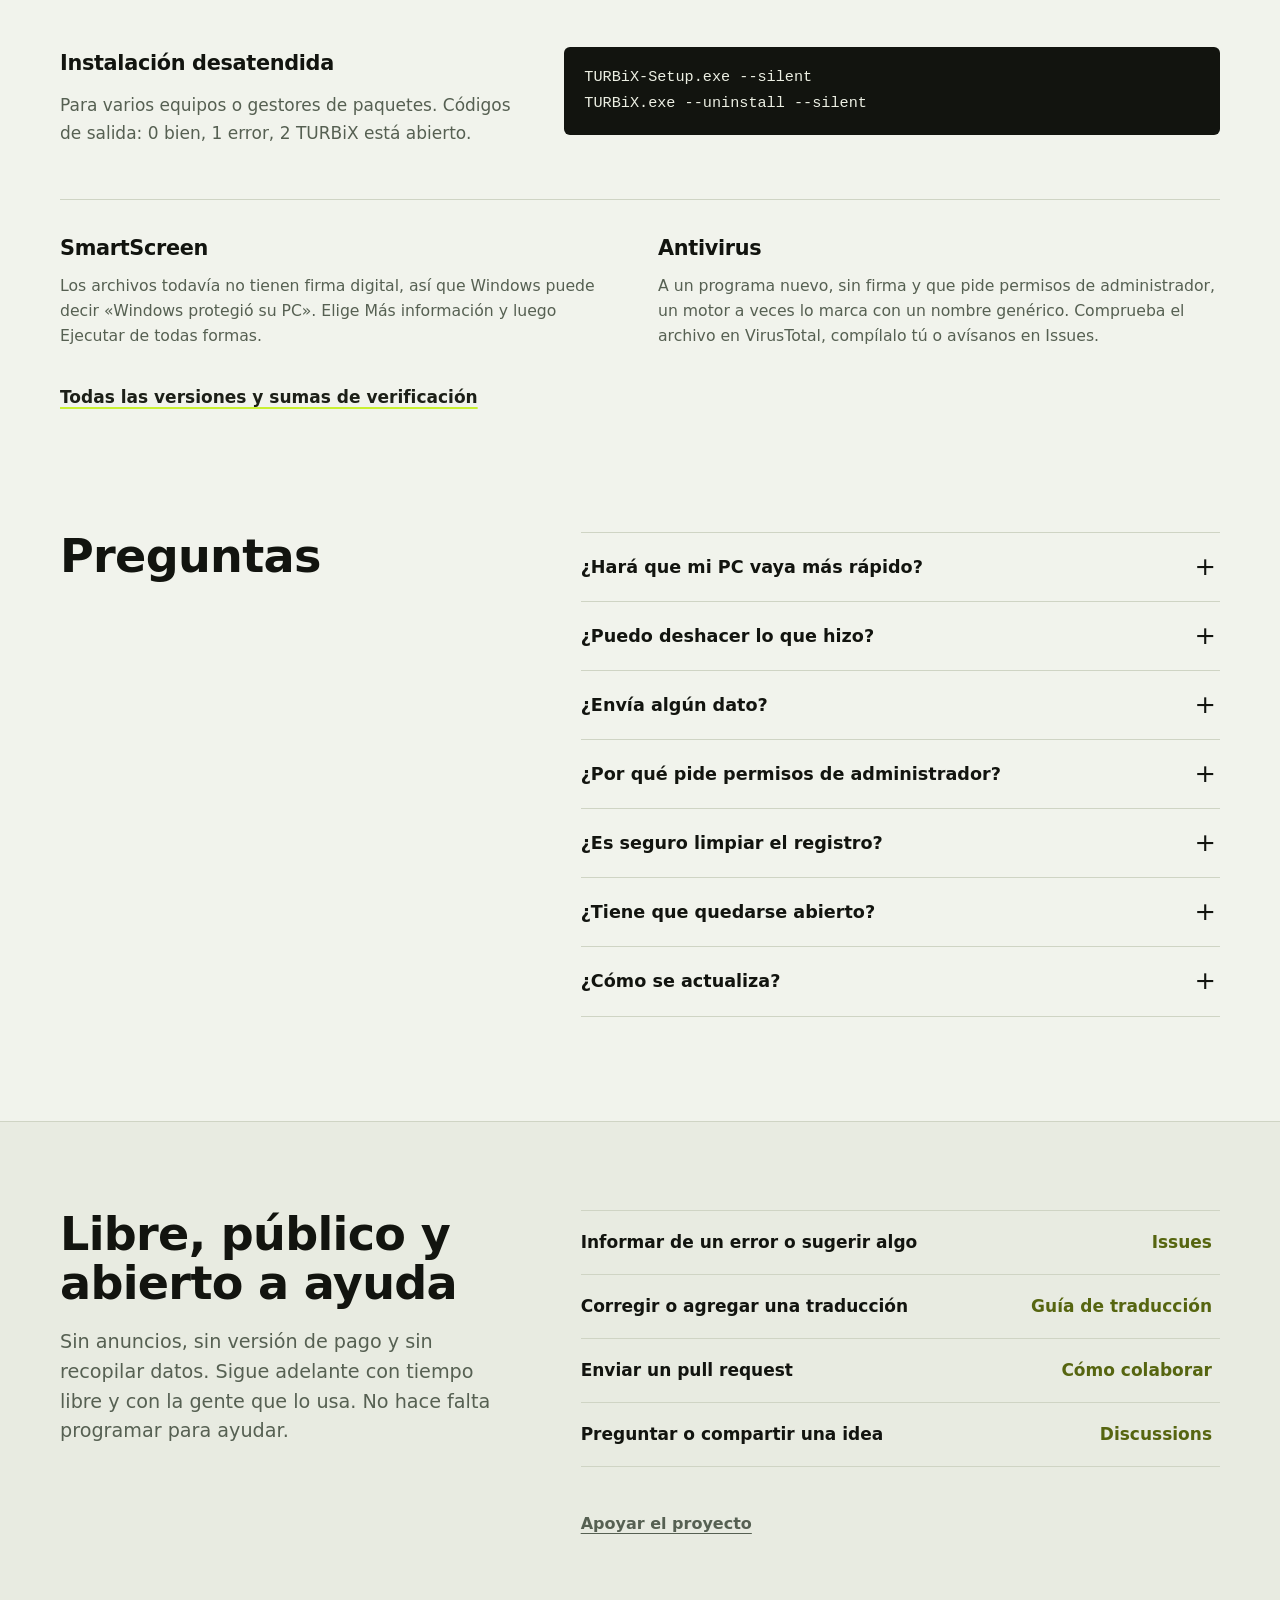
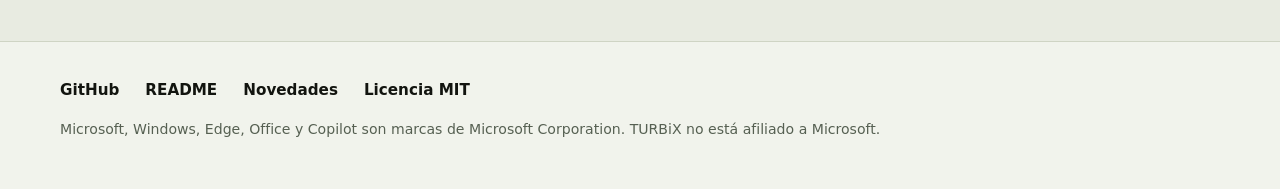
<file: docs/es/index.html>
<!doctype html>
<html lang="es">
<head>
<meta charset="utf-8">
<meta name="viewport" content="width=device-width, initial-scale=1">
<title>TURBiX: privacidad, limpieza y rendimiento para Windows, gratis</title>
<meta name="description" content="Herramienta libre y de código abierto para Windows 10 y 11. Desactiva la telemetría, limpia temporales, controla el inicio y la memoria, y guarda cada cambio para poder deshacerlo. Un solo exe, no usa Internet.">
<meta name="color-scheme" content="light dark">
<meta name="theme-color" content="#12140F">
<link rel="canonical" href="https://julianr87.github.io/TURBiX/es/">
<link rel="alternate" hreflang="en" href="https://julianr87.github.io/TURBiX/">
<link rel="alternate" hreflang="es" href="https://julianr87.github.io/TURBiX/es/">
<link rel="alternate" hreflang="pt-BR" href="https://julianr87.github.io/TURBiX/pt-BR/">
<link rel="alternate" hreflang="fr" href="https://julianr87.github.io/TURBiX/fr/">
<link rel="alternate" hreflang="de" href="https://julianr87.github.io/TURBiX/de/">
<link rel="alternate" hreflang="ru" href="https://julianr87.github.io/TURBiX/ru/">
<link rel="alternate" hreflang="x-default" href="https://julianr87.github.io/TURBiX/">
<link rel="icon" type="image/png" sizes="32x32" href="../assets/brand/favicon-32.png">
<link rel="apple-touch-icon" href="../assets/brand/mark-192.png">
<meta property="og:type" content="website">
<meta property="og:site_name" content="TURBiX">
<meta property="og:title" content="TURBiX: privacidad, limpieza y rendimiento para Windows, gratis">
<meta property="og:description" content="Herramienta libre y de código abierto para Windows 10 y 11. Desactiva la telemetría, limpia temporales, controla el inicio y la memoria, y guarda cada cambio para poder deshacerlo. Un solo exe, no usa Internet.">
<meta property="og:url" content="https://julianr87.github.io/TURBiX/es/">
<meta property="og:locale" content="es_ES">
<meta property="og:image" content="https://julianr87.github.io/TURBiX/assets/brand/turbix-banner.es.png">
<meta name="twitter:card" content="summary_large_image">
<link rel="stylesheet" href="../assets/site.css">
<script type="application/ld+json">
{"@context":"https://schema.org","@type":"SoftwareApplication","name":"TURBiX","applicationCategory":"UtilitiesApplication","operatingSystem":"Windows 10, Windows 11","description":"Herramienta libre y de código abierto para Windows 10 y 11. Desactiva la telemetría, limpia temporales, controla el inicio y la memoria, y guarda cada cambio para poder deshacerlo. Un solo exe, no usa Internet.","url":"https://julianr87.github.io/TURBiX/es/","license":"https://opensource.org/licenses/MIT","offers":{"@type":"Offer","price":"0","priceCurrency":"USD"},"downloadUrl":"https://github.com/JulianR87/TURBiX/releases/latest","codeRepository":"https://github.com/JulianR87/TURBiX","inLanguage":["en","es","pt-BR","fr","de","ru"]}
</script>
</head>
<body>
<a class="skip" href="#main">Saltar al contenido</a>
<header class="top">
  <div class="wrap bar">
    <a class="brand" href="index.html" aria-label="TURBiX"><img src="../assets/brand/mark-64.png" width="32" height="32" alt=""><span>TURBiX</span></a>
    <nav class="links" aria-label="Main">
      <a href="#features">Qué hace</a><a href="#safety">Seguridad</a><a href="#download">Descargar</a><a href="#faq">Preguntas</a><a href="https://github.com/JulianR87/TURBiX">GitHub</a>
    </nav>
    <details class="lang">
      <summary aria-label="Idioma"><svg width="16" height="16" viewBox="0 0 16 16" aria-hidden="true"><circle cx="8" cy="8" r="6.5" fill="none" stroke="currentColor" stroke-width="1.3"/><path d="M1.5 8h13M8 1.5c2.2 2 2.2 11 0 13M8 1.5c-2.2 2-2.2 11 0 13" fill="none" stroke="currentColor" stroke-width="1.3"/></svg><span>Español</span></summary>
      <ul><li><a href="../index.html" lang="en" hreflang="en">English</a></li><li><a href="index.html" lang="es" aria-current="true">Español</a></li><li><a href="../pt-BR/index.html" lang="pt-BR" hreflang="pt-BR">Português (Brasil)</a></li><li><a href="../fr/index.html" lang="fr" hreflang="fr">Français</a></li><li><a href="../de/index.html" lang="de" hreflang="de">Deutsch</a></li><li><a href="../ru/index.html" lang="ru" hreflang="ru">Русский</a></li></ul>
    </details>
  </div>
</header>
<main id="main">
<section class="hero">
  <div class="wrap hero-grid">
    <div class="hero-copy">
      <h1>Windows sin espionaje y sin basura.</h1>
      <p class="lead">TURBiX desactiva la telemetría de Windows, borra archivos sobrantes y ordena lo que arranca con tu PC. Antes guarda la configuración original, así que puedes volver atrás con todo.</p>
      <p class="cta"><a class="btn primary" href="https://github.com/JulianR87/TURBiX/releases/latest/download/TURBiX-Setup.exe">Descargar para Windows</a><a class="btn" href="https://github.com/JulianR87/TURBiX/releases/latest/download/TURBiX.exe">Exe portable</a></p>
      <ul class="meta"><li>Gratis, licencia MIT</li><li>Windows 10 y 11</li><li>No usa Internet</li></ul>
    </div>
    <figure class="hero-shot"><img src="../assets/shots/privacy.es.webp" width="1200" height="800" alt="TURBiX mostrando los ajustes de privacidad y telemetría" fetchpriority="high"></figure>
  </div>
</section>
<section class="facts" aria-label="Seguridad"><div class="wrap"><dl>
<div><dt>Todo se puede deshacer</dt><dd>Antes de cada cambio se guarda una copia. Restaurar devuelve una sesión entera con un clic.</dd></div>
<div><dt>Sin conexión por diseño</dt><dd>No tiene código de red: ni cuentas, ni actualizaciones, ni estadísticas.</dd></div>
<div><dt>La seguridad sigue activa</dt><dd>No toca Windows Update, Defender, SmartScreen ni el firewall.</dd></div>
<div><dt>Puedes leer el código</dt><dd>Licencia MIT, C# sobre .NET Framework, un solo exe. Lo compilas tú con un comando.</dd></div>
</dl></div></section>
<section id="features" class="features"><div class="wrap"><h2>Qué hace</h2>
<article class="row"><div class="row-text"><h3>Privacidad y telemetría</h3><p>Evita que Windows mande datos a Microsoft. Cada ajuste explica qué hace y qué pierdes, y los que pueden desactivar una función van marcados como avanzados.</p><ul class="ticks"><li>Nivel de datos de diagnóstico, el servicio DiagTrack y 10 tareas de recopilación</li><li>Id. de publicidad, historial de actividad, y anuncios y sugerencias en Inicio y el Explorador</li><li>Copilot y Recall, y la telemetría de Office, NVIDIA, Edge y herramientas de desarrollo</li></ul></div><figure><img src="../assets/shots/privacy.es.webp" width="1200" height="800" alt="Privacidad y telemetría" loading="lazy" decoding="async"></figure></article>
<article class="row rev"><div class="row-text"><h3>Limpieza</h3><p>Primero analiza y muestra cuánto ocupa cada categoría. Tú decides qué se borra.</p><ul class="ticks"><li>Temporales, descargas de actualizaciones, informes de errores, volcados de memoria y registros</li><li>Caché de Chrome, Edge, Brave, Firefox, Discord, Teams, Spotify y Steam</li><li>Nunca toca cookies, contraseñas ni historial</li></ul></div><figure><img src="../assets/shots/cleanup.es.webp" width="1200" height="800" alt="Limpieza" loading="lazy" decoding="async"></figure></article>
<article class="row"><div class="row-text"><h3>Rendimiento</h3><p>Controla lo que arranca con Windows, mira qué se está ejecutando y libera RAM cuando está casi llena.</p><ul class="ticks"><li>Programas de inicio activados o desactivados, igual que el Administrador de tareas</li><li>Procesos agrupados bajo el programa que los abrió</li><li>Limpieza automática de memoria desde el icono junto al reloj</li><li>13 ajustes para juegos, cada uno con un efecto real y documentado</li></ul></div><figure><img src="../assets/shots/performance.es.webp" width="1200" height="800" alt="Rendimiento" loading="lazy" decoding="async"></figure></article>
<article class="row rev"><div class="row-text"><h3>Soluciones</h3><p>Averigua por qué va lenta la PC y aplica las reparaciones habituales de Windows.</p><ul class="ticks"><li>Revisión del equipo: tipo de disco, espacio libre, memoria, carga de inicio, reinicio pendiente</li><li>SFC, DISM, comprobación de disco, restablecer la red y cola de impresión atascada</li><li>Limpieza del registro que solo marca lo que puede demostrar que está roto</li><li>Si la causa es un disco duro viejo o poca RAM, lo dice</li></ul></div><figure><img src="../assets/shots/fixes.es.webp" width="1200" height="800" alt="Soluciones" loading="lazy" decoding="async"></figure></article>
<p class="also">También incluye: monitor de red con bloqueos, quitar aplicaciones preinstaladas, un informe de salud del hardware, un registro de actividad y la página de novedades. Seis idiomas, tema claro y oscuro.</p>
<p class="also">Probado en máquinas virtuales limpias. Cada versión se prueba en un Windows 10 y 11 recién instalados, con poco hardware a propósito (Windows 10 con 2 núcleos y 2 GB de RAM, Windows 11 con 2 núcleos y 4 GB, su mínimo) para que se parezca a un equipo modesto. Con la optimización completa aplicada, en Windows 10 la memoria en reposo bajó un 31 % (de 1000 a 694 MB), los procesos un 28 % (de 88 a 63) y los servicios un 18 % (de 97 a 80), con 1,1 GB de disco liberado. En Windows 11 la memoria bajó un 22 % (de 2019 a 1580 MB), los procesos un 14 % (de 129 a 112) y los servicios un 7 % (de 88 a 82), con 3,1 GB liberados. El arranque casi no cambió en ninguno. Son cifras aproximadas, sacadas de un entorno virtual, así que según tu hardware pueden salir mejores o peores. En una PC física suelen salir mejores, aunque eso no lo medimos.</p></div></section>
<section id="safety" class="safety"><div class="wrap safety-grid"><div><h2>Lo que no toca</h2><p class="lead">Los optimizadores se ganan mala fama rompiendo cosas. TURBiX deja fuera los ajustes que las rompen.</p><ul class="left-alone"><li>Windows Update, Microsoft Defender, SmartScreen y el firewall</li><li>El archivo hosts</li><li>Cookies, contraseñas, historial y sesiones abiertas de los navegadores</li><li>Servicios de Xbox, SysMain en SSD, el archivo de paginación y bcdedit</li><li>Archivos en uso: se omite su caché</li></ul></div>
<div><h3>Cómo funciona deshacer</h3><ol class="steps"><li>TURBiX guarda el valor original de todo lo que va a cambiar.</li><li>Aplica lo que elegiste y anota cada paso en un registro de actividad diario.</li><li>En Restaurar eliges una sesión y la devuelves como estaba. Antes también puede crear un punto de restauración de Windows.</li></ol><p class="note">Los archivos borrados en Limpieza y las aplicaciones de Windows quitadas no se recuperan desde ahí. La aplicación avisa antes de confirmar.</p></div></div></section>
<section id="download" class="download"><div class="wrap"><h2>Descargar</h2><p class="lead">Los dos necesitan Windows 10 (1607 o posterior) o Windows 11 y permisos de administrador. No hay nada más que instalar.</p>
<div class="choices"><div><h3>Instalador</h3><p>Copia TURBiX a Archivos de programa, agrega el acceso directo al menú Inicio y lo lista en las aplicaciones de Windows, para desinstalarlo como cualquier otro programa.</p><p><a class="btn primary" href="https://github.com/JulianR87/TURBiX/releases/latest/download/TURBiX-Setup.exe">TURBiX-Setup.exe</a></p></div><div><h3>Portable</h3><p>La versión que no se instala: un solo archivo que ejecutas desde cualquier carpeta o desde un USB.</p><p><a class="btn" href="https://github.com/JulianR87/TURBiX/releases/latest/download/TURBiX.exe">TURBiX.exe</a></p></div></div>
<div class="silent"><h3>Instalación desatendida</h3><pre><code>TURBiX-Setup.exe --silent
TURBiX.exe --uninstall --silent</code></pre><p>Para varios equipos o gestores de paquetes. Códigos de salida: 0 bien, 1 error, 2 TURBiX está abierto.</p></div>
<div class="notes"><div><h3>SmartScreen</h3><p>Los archivos todavía no tienen firma digital, así que Windows puede decir «Windows protegió su PC». Elige Más información y luego Ejecutar de todas formas.</p></div><div><h3>Antivirus</h3><p>A un programa nuevo, sin firma y que pide permisos de administrador, un motor a veces lo marca con un nombre genérico. Comprueba el archivo en VirusTotal, compílalo tú o avísanos en Issues.</p></div></div>
<p><a class="textlink" href="https://github.com/JulianR87/TURBiX/releases">Todas las versiones y sumas de verificación</a></p></div></section>
<section id="faq" class="faq"><div class="wrap faq-grid"><h2>Preguntas</h2><div><details><summary>¿Hará que mi PC vaya más rápido?</summary><p>Depende de lo que la frene. Menos programas de inicio, más espacio libre y menos servicios sin uso se notan. Si la causa es un disco mecánico o poca memoria, TURBiX te lo dice, eso solo se arregla cambiando la pieza.</p></details><details><summary>¿Puedo deshacer lo que hizo?</summary><p>Sí, desde Restaurar, una sesión entera cada vez. Dos cosas no se deshacen ahí: los archivos borrados en Limpieza y las aplicaciones de Windows quitadas, que se reinstalan desde Microsoft Store.</p></details><details><summary>¿Envía algún dato?</summary><p>No. No tiene código de red. La única excepción se avisa en pantalla: la reparación con DISM puede hacer que Windows descargue archivos de Windows Update.</p></details><details><summary>¿Por qué pide permisos de administrador?</summary><p>Sin ellos no se pueden cambiar servicios, tareas programadas ni ajustes del sistema.</p></details><details><summary>¿Es seguro limpiar el registro?</summary><p>TURBiX solo quita entradas que apuntan a archivos que comprobó que ya no existen, y antes guarda una copia. Nunca «optimiza» el registro y dice claramente que limpiarlo no acelera el equipo.</p></details><details><summary>¿Tiene que quedarse abierto?</summary><p>No. Los ajustes siguen aplicados al cerrarlo. Déjalo junto al reloj solo si quieres la limpieza automática de memoria.</p></details><details><summary>¿Cómo se actualiza?</summary><p>Instala la versión nueva encima de la anterior, se conservan tus ajustes y copias. Con el archivo portable, reemplázalo.</p></details></div></div></section>
<section id="contribute" class="contribute"><div class="wrap contrib-grid"><div><h2>Libre, público y abierto a ayuda</h2><p class="lead">Sin anuncios, sin versión de pago y sin recopilar datos. Sigue adelante con tiempo libre y con la gente que lo usa. No hace falta programar para ayudar.</p></div><div><ul class="ways"><li><a href="https://github.com/JulianR87/TURBiX/issues/new/choose"><b>Informar de un error o sugerir algo</b><span>Issues</span></a></li><li><a href="https://github.com/JulianR87/TURBiX/blob/main/tools/TRADUCIR.md"><b>Corregir o agregar una traducción</b><span>Guía de traducción</span></a></li><li><a href="https://github.com/JulianR87/TURBiX/blob/main/docs/CONTRIBUTING.es.md"><b>Enviar un pull request</b><span>Cómo colaborar</span></a></li><li><a href="https://github.com/JulianR87/TURBiX/discussions"><b>Preguntar o compartir una idea</b><span>Discussions</span></a></li></ul>
<details class="donate"><summary>Apoyar el proyecto</summary><p>Es voluntario. El programa es gratis y seguirá siéndolo.</p><div class="table-wrap"><table><tbody><tr><th scope="row">BTC</th><td>Bitcoin</td><td><code>bc1q527vjd3vcj6vwg6dg8g0dengh6hd9944l73jqe</code></td><td><button type="button" class="copy" data-copy="bc1q527vjd3vcj6vwg6dg8g0dengh6hd9944l73jqe" data-done="Copiado">Copiar</button></td></tr><tr><th scope="row">ETH</th><td>BEP20 (BNB Smart Chain)</td><td><code>0xC1162610b1A6b8532f4233Db598F624D8EF4d2C4</code></td><td><button type="button" class="copy" data-copy="0xC1162610b1A6b8532f4233Db598F624D8EF4d2C4" data-done="Copiado">Copiar</button></td></tr><tr><th scope="row">USDT</th><td>BEP20 (BNB Smart Chain)</td><td><code>0xC1162610b1A6b8532f4233Db598F624D8EF4d2C4</code></td><td><button type="button" class="copy" data-copy="0xC1162610b1A6b8532f4233Db598F624D8EF4d2C4" data-done="Copiado">Copiar</button></td></tr></tbody></table></div><p class="warn">Comprueba la red antes de enviar. BTC solo por la red Bitcoin, ETH y USDT solo por BEP20 (BNB Smart Chain). Lo que se envíe por otra red se pierde.</p></details>
</div></div></section>
</main>
<footer class="foot"><div class="wrap">
  <p><a href="https://github.com/JulianR87/TURBiX">GitHub</a> <a href="https://github.com/JulianR87/TURBiX/blob/main/README.es.md">README</a> <a href="https://github.com/JulianR87/TURBiX/blob/main/src/Turbix/Changelog/es.md">Novedades</a> <a href="https://github.com/JulianR87/TURBiX/blob/main/LICENSE">Licencia MIT</a></p>
  <p class="small">Microsoft, Windows, Edge, Office y Copilot son marcas de Microsoft Corporation. TURBiX no está afiliado a Microsoft.</p>
</div></footer>
<script src="../assets/site.js" defer></script>
</body>
</html>
</file>
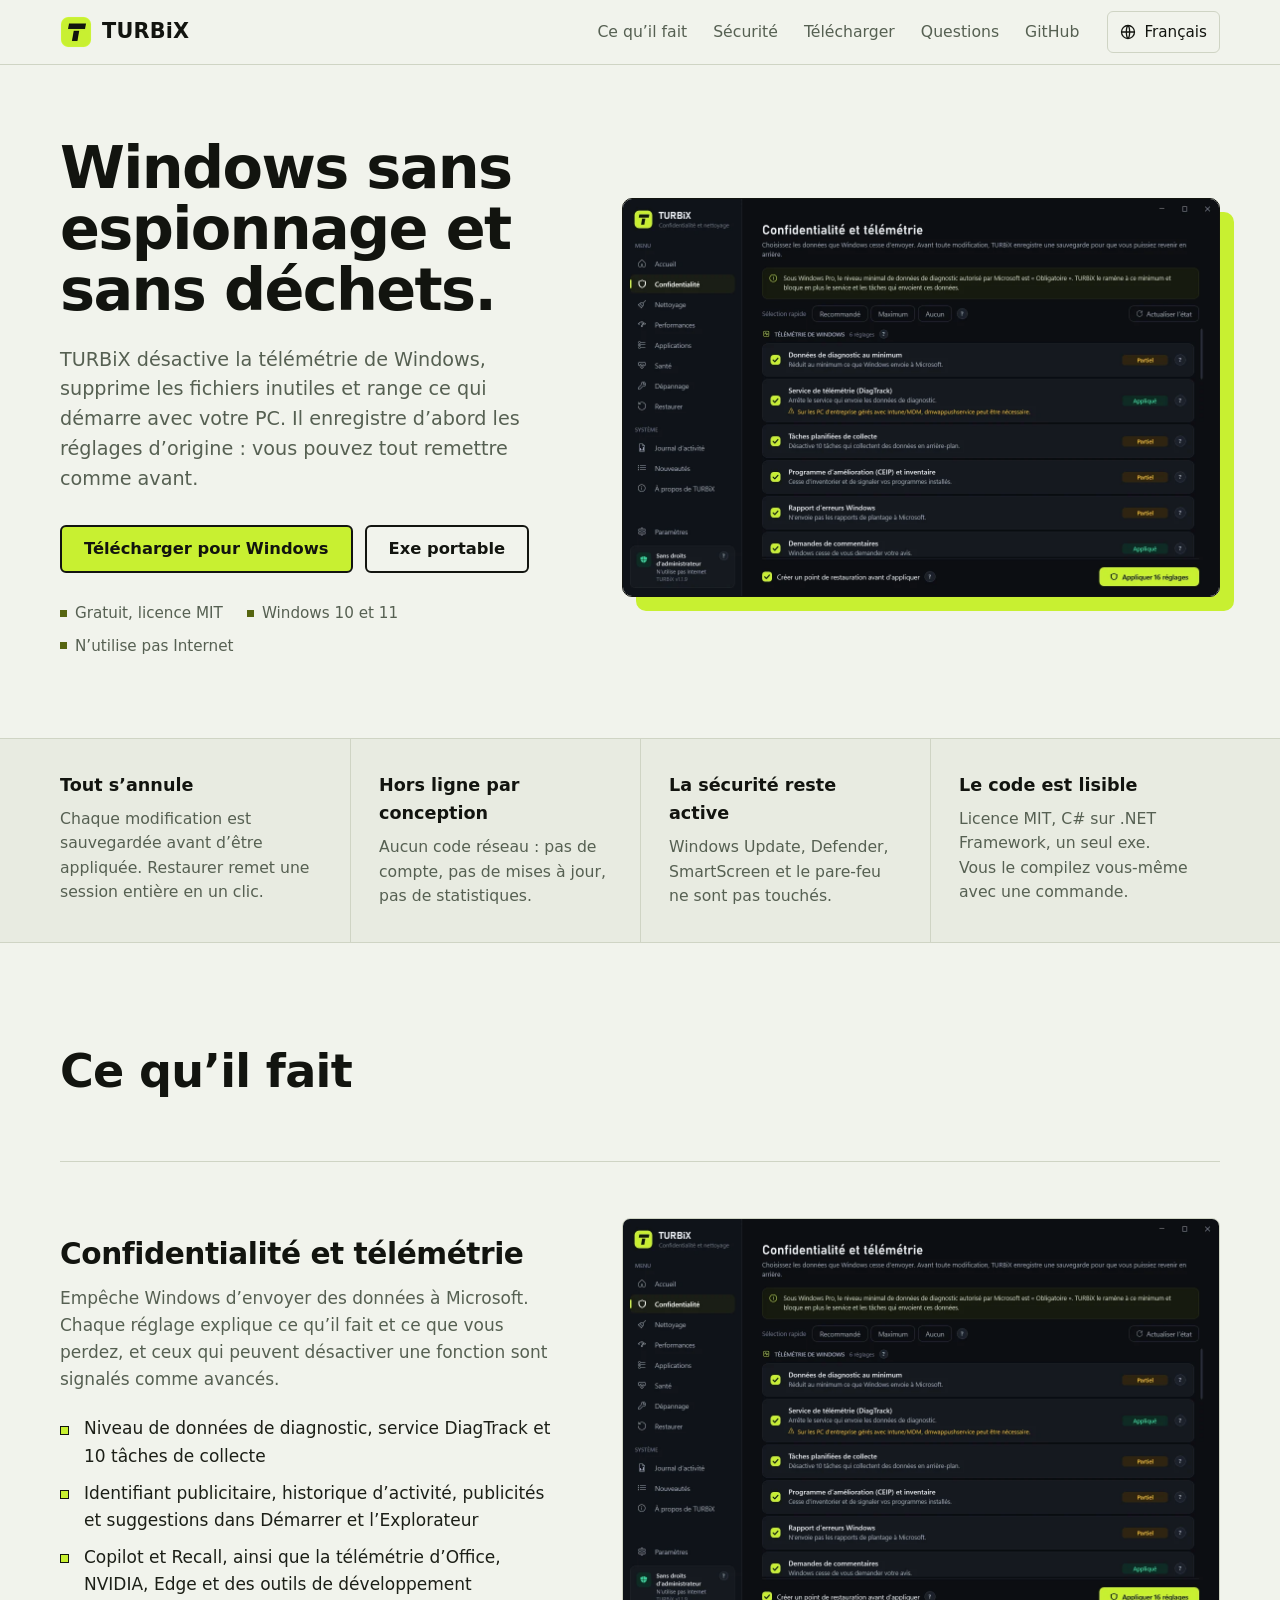
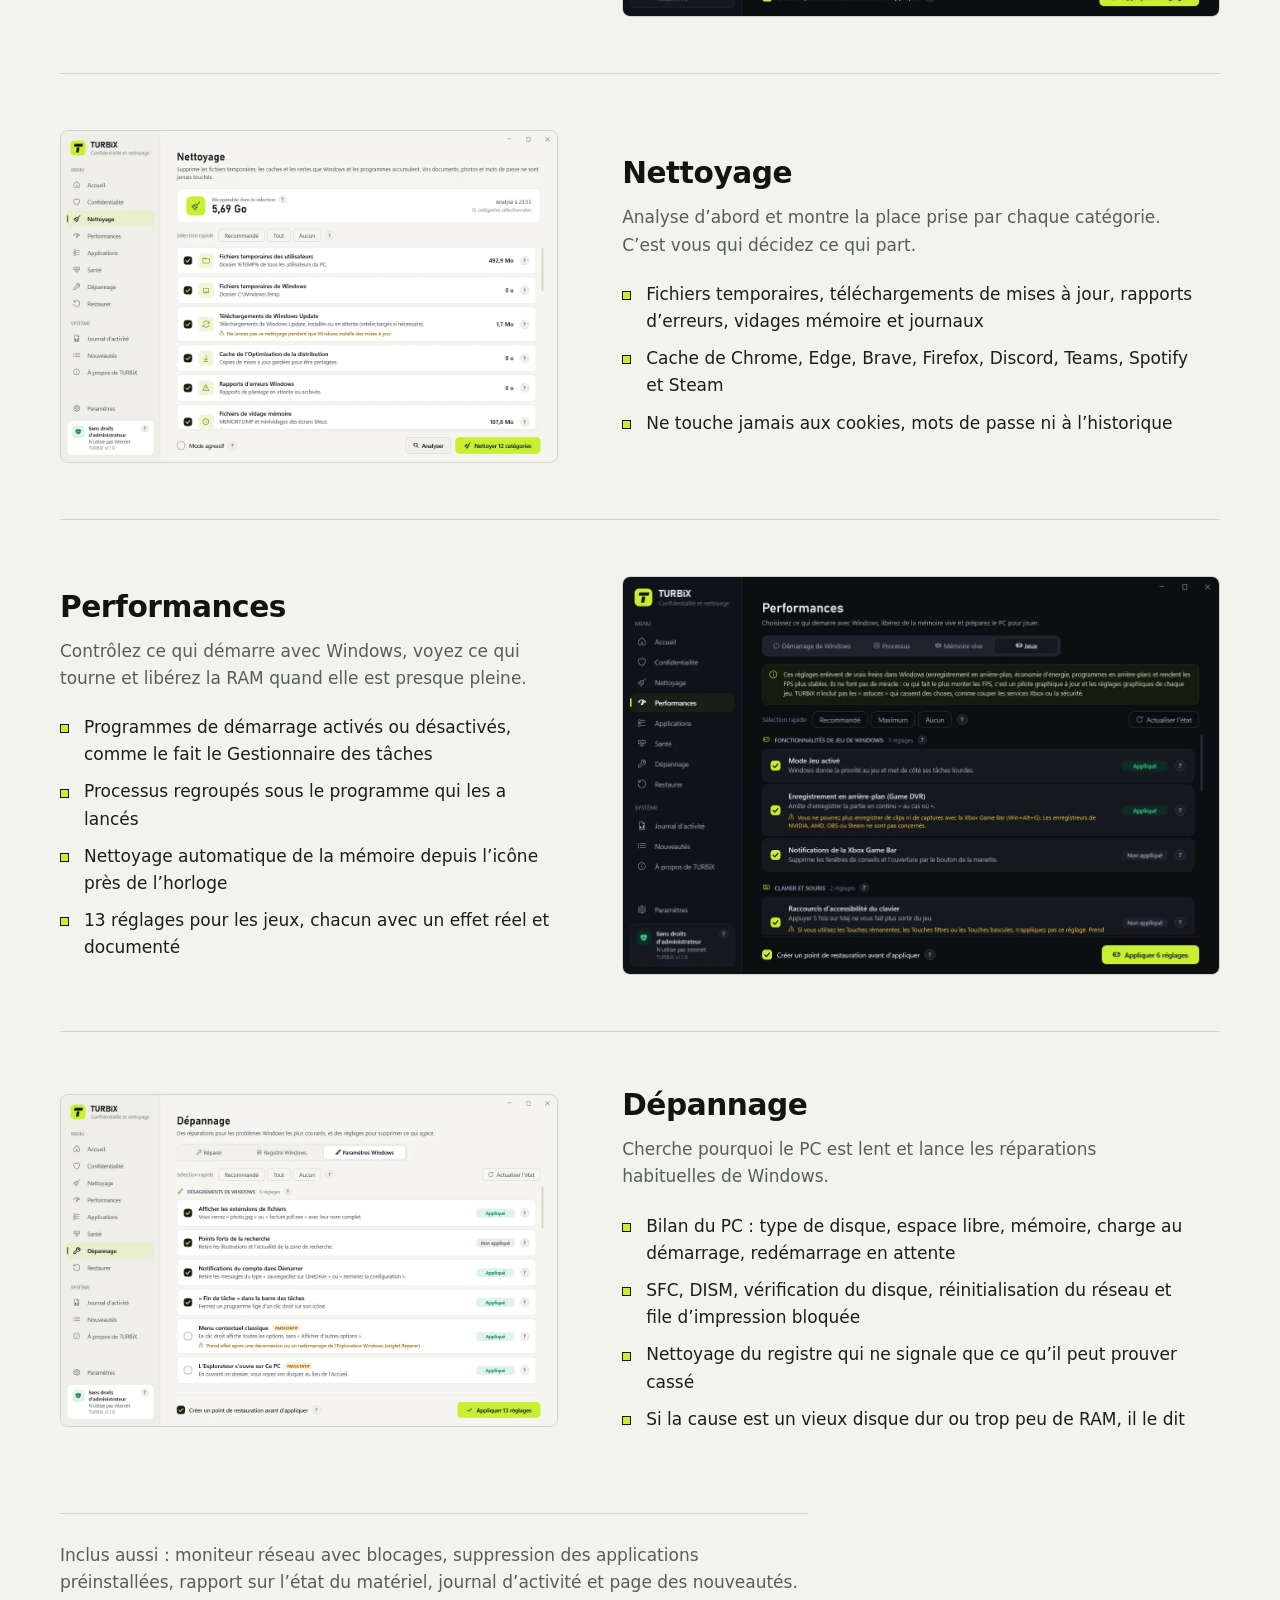
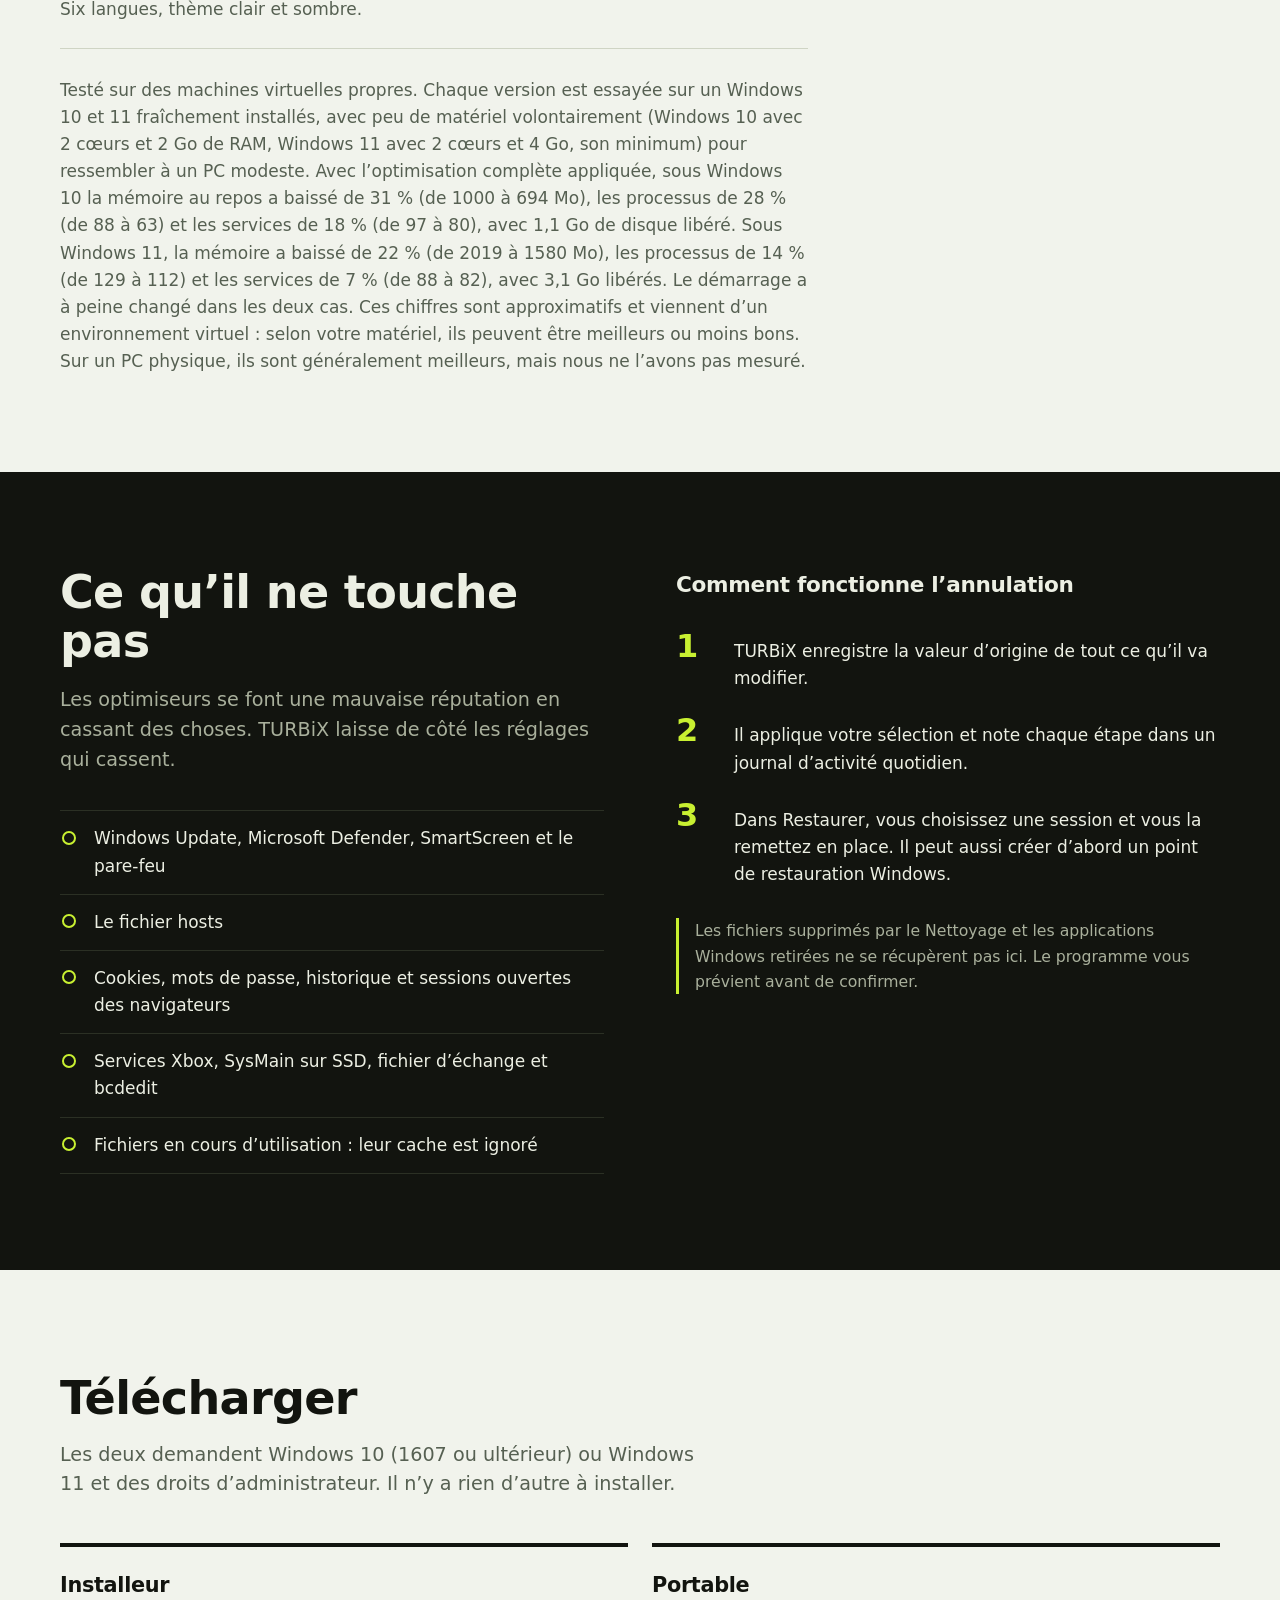
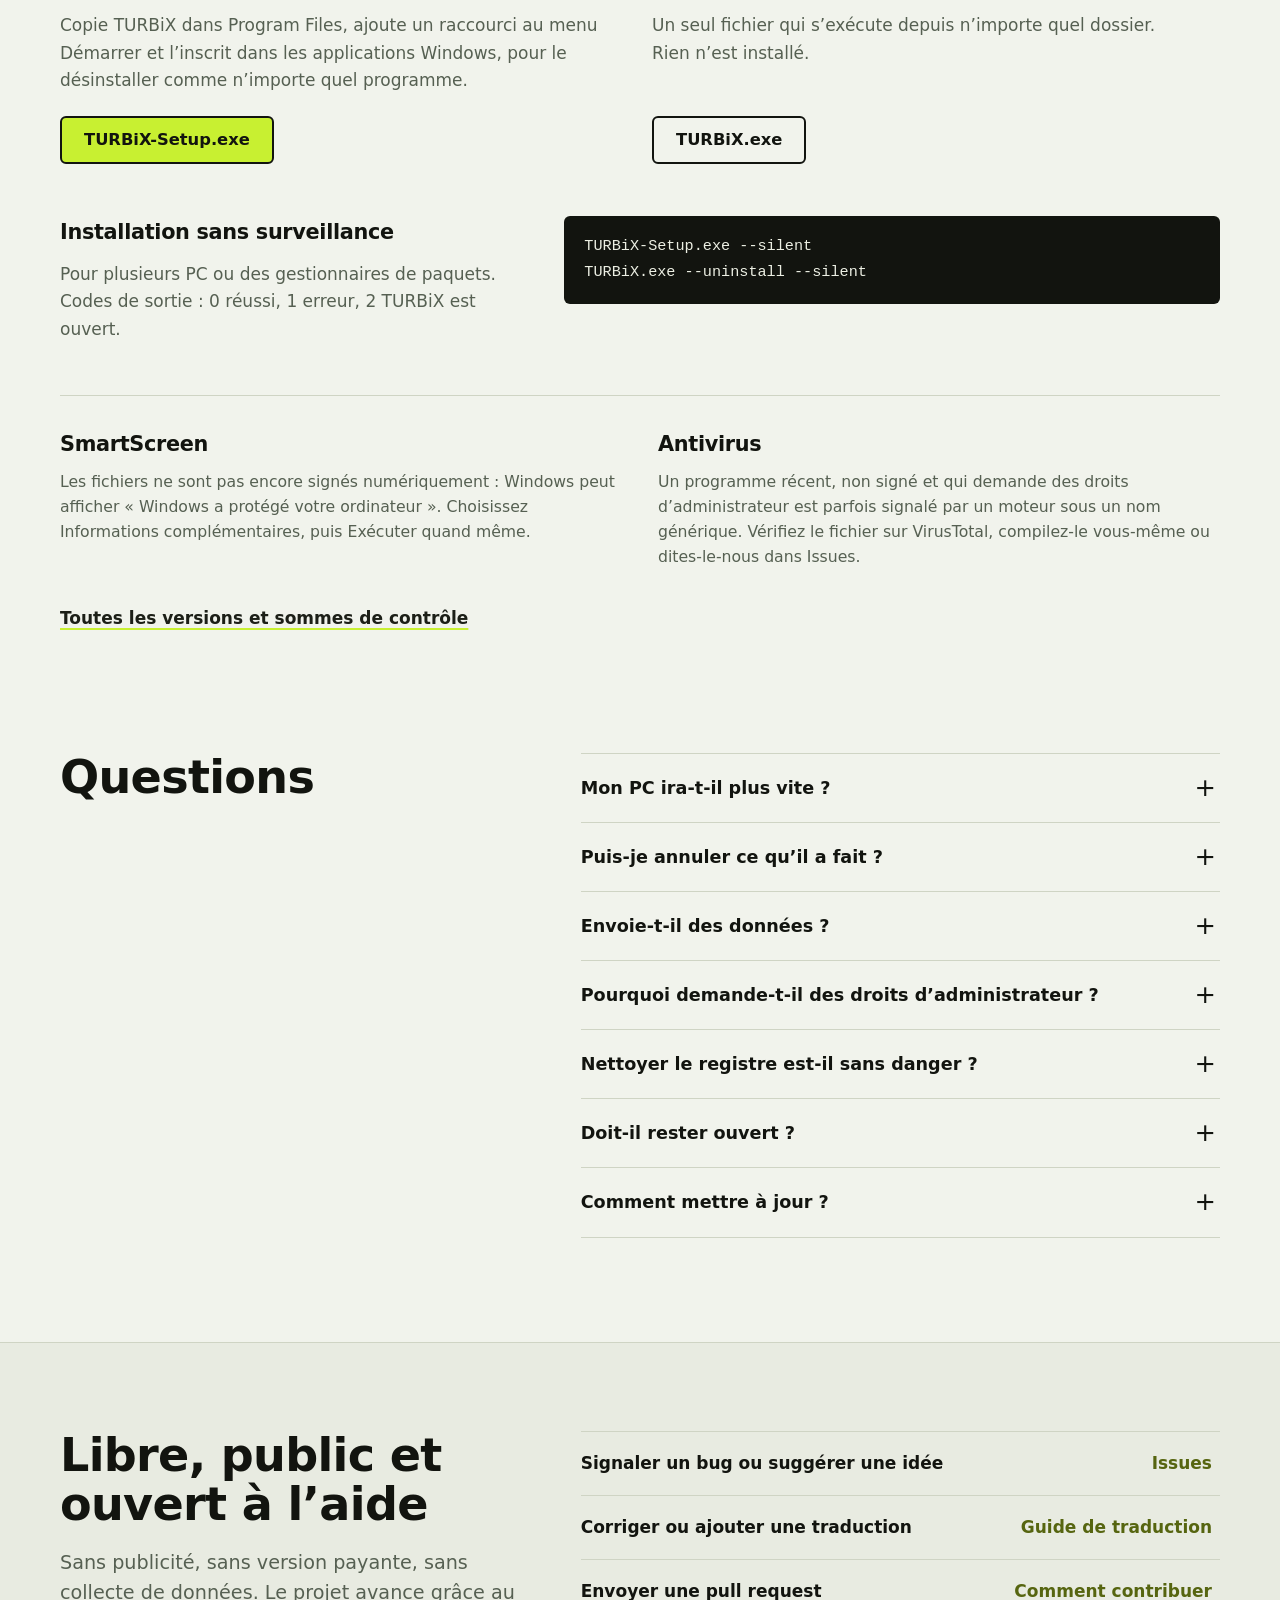
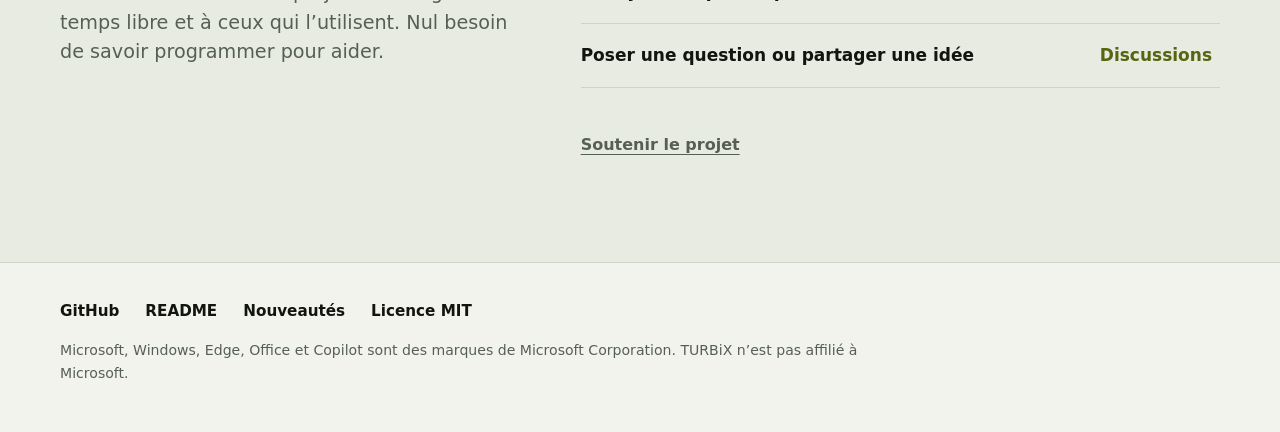
<file: docs/fr/index.html>
<!doctype html>
<html lang="fr">
<head>
<meta charset="utf-8">
<meta name="viewport" content="width=device-width, initial-scale=1">
<title>TURBiX : confidentialité, nettoyage et performances pour Windows, gratuit</title>
<meta name="description" content="Outil libre et open source pour Windows 10 et 11. Désactive la télémétrie, nettoie les fichiers temporaires, gère le démarrage et la mémoire, et enregistre chaque modification pour pouvoir l’annuler. Un seul exe, n’utilise pas Internet.">
<meta name="color-scheme" content="light dark">
<meta name="theme-color" content="#12140F">
<link rel="canonical" href="https://julianr87.github.io/TURBiX/fr/">
<link rel="alternate" hreflang="en" href="https://julianr87.github.io/TURBiX/">
<link rel="alternate" hreflang="es" href="https://julianr87.github.io/TURBiX/es/">
<link rel="alternate" hreflang="pt-BR" href="https://julianr87.github.io/TURBiX/pt-BR/">
<link rel="alternate" hreflang="fr" href="https://julianr87.github.io/TURBiX/fr/">
<link rel="alternate" hreflang="de" href="https://julianr87.github.io/TURBiX/de/">
<link rel="alternate" hreflang="ru" href="https://julianr87.github.io/TURBiX/ru/">
<link rel="alternate" hreflang="x-default" href="https://julianr87.github.io/TURBiX/">
<link rel="icon" type="image/png" sizes="32x32" href="../assets/brand/favicon-32.png">
<link rel="apple-touch-icon" href="../assets/brand/mark-192.png">
<meta property="og:type" content="website">
<meta property="og:site_name" content="TURBiX">
<meta property="og:title" content="TURBiX : confidentialité, nettoyage et performances pour Windows, gratuit">
<meta property="og:description" content="Outil libre et open source pour Windows 10 et 11. Désactive la télémétrie, nettoie les fichiers temporaires, gère le démarrage et la mémoire, et enregistre chaque modification pour pouvoir l’annuler. Un seul exe, n’utilise pas Internet.">
<meta property="og:url" content="https://julianr87.github.io/TURBiX/fr/">
<meta property="og:locale" content="fr_FR">
<meta property="og:image" content="https://julianr87.github.io/TURBiX/assets/brand/turbix-banner.fr.png">
<meta name="twitter:card" content="summary_large_image">
<link rel="stylesheet" href="../assets/site.css">
<script type="application/ld+json">
{"@context":"https://schema.org","@type":"SoftwareApplication","name":"TURBiX","applicationCategory":"UtilitiesApplication","operatingSystem":"Windows 10, Windows 11","description":"Outil libre et open source pour Windows 10 et 11. Désactive la télémétrie, nettoie les fichiers temporaires, gère le démarrage et la mémoire, et enregistre chaque modification pour pouvoir l’annuler. Un seul exe, n’utilise pas Internet.","url":"https://julianr87.github.io/TURBiX/fr/","license":"https://opensource.org/licenses/MIT","offers":{"@type":"Offer","price":"0","priceCurrency":"USD"},"downloadUrl":"https://github.com/JulianR87/TURBiX/releases/latest","codeRepository":"https://github.com/JulianR87/TURBiX","inLanguage":["en","es","pt-BR","fr","de","ru"]}
</script>
</head>
<body>
<a class="skip" href="#main">Aller au contenu</a>
<header class="top">
  <div class="wrap bar">
    <a class="brand" href="index.html" aria-label="TURBiX"><img src="../assets/brand/mark-64.png" width="32" height="32" alt=""><span>TURBiX</span></a>
    <nav class="links" aria-label="Main">
      <a href="#features">Ce qu’il fait</a><a href="#safety">Sécurité</a><a href="#download">Télécharger</a><a href="#faq">Questions</a><a href="https://github.com/JulianR87/TURBiX">GitHub</a>
    </nav>
    <details class="lang">
      <summary aria-label="Langue"><svg width="16" height="16" viewBox="0 0 16 16" aria-hidden="true"><circle cx="8" cy="8" r="6.5" fill="none" stroke="currentColor" stroke-width="1.3"/><path d="M1.5 8h13M8 1.5c2.2 2 2.2 11 0 13M8 1.5c-2.2 2-2.2 11 0 13" fill="none" stroke="currentColor" stroke-width="1.3"/></svg><span>Français</span></summary>
      <ul><li><a href="../index.html" lang="en" hreflang="en">English</a></li><li><a href="../es/index.html" lang="es" hreflang="es">Español</a></li><li><a href="../pt-BR/index.html" lang="pt-BR" hreflang="pt-BR">Português (Brasil)</a></li><li><a href="index.html" lang="fr" aria-current="true">Français</a></li><li><a href="../de/index.html" lang="de" hreflang="de">Deutsch</a></li><li><a href="../ru/index.html" lang="ru" hreflang="ru">Русский</a></li></ul>
    </details>
  </div>
</header>
<main id="main">
<section class="hero">
  <div class="wrap hero-grid">
    <div class="hero-copy">
      <h1>Windows sans espionnage et sans déchets.</h1>
      <p class="lead">TURBiX désactive la télémétrie de Windows, supprime les fichiers inutiles et range ce qui démarre avec votre PC. Il enregistre d’abord les réglages d’origine : vous pouvez tout remettre comme avant.</p>
      <p class="cta"><a class="btn primary" href="https://github.com/JulianR87/TURBiX/releases/latest/download/TURBiX-Setup.exe">Télécharger pour Windows</a><a class="btn" href="https://github.com/JulianR87/TURBiX/releases/latest/download/TURBiX.exe">Exe portable</a></p>
      <ul class="meta"><li>Gratuit, licence MIT</li><li>Windows 10 et 11</li><li>N’utilise pas Internet</li></ul>
    </div>
    <figure class="hero-shot"><img src="../assets/shots/privacy.fr.webp" width="1200" height="800" alt="TURBiX affichant les réglages de confidentialité et de télémétrie" fetchpriority="high"></figure>
  </div>
</section>
<section class="facts" aria-label="Sécurité"><div class="wrap"><dl>
<div><dt>Tout s’annule</dt><dd>Chaque modification est sauvegardée avant d’être appliquée. Restaurer remet une session entière en un clic.</dd></div>
<div><dt>Hors ligne par conception</dt><dd>Aucun code réseau : pas de compte, pas de mises à jour, pas de statistiques.</dd></div>
<div><dt>La sécurité reste active</dt><dd>Windows Update, Defender, SmartScreen et le pare-feu ne sont pas touchés.</dd></div>
<div><dt>Le code est lisible</dt><dd>Licence MIT, C# sur .NET Framework, un seul exe. Vous le compilez vous-même avec une commande.</dd></div>
</dl></div></section>
<section id="features" class="features"><div class="wrap"><h2>Ce qu’il fait</h2>
<article class="row"><div class="row-text"><h3>Confidentialité et télémétrie</h3><p>Empêche Windows d’envoyer des données à Microsoft. Chaque réglage explique ce qu’il fait et ce que vous perdez, et ceux qui peuvent désactiver une fonction sont signalés comme avancés.</p><ul class="ticks"><li>Niveau de données de diagnostic, service DiagTrack et 10 tâches de collecte</li><li>Identifiant publicitaire, historique d’activité, publicités et suggestions dans Démarrer et l’Explorateur</li><li>Copilot et Recall, ainsi que la télémétrie d’Office, NVIDIA, Edge et des outils de développement</li></ul></div><figure><img src="../assets/shots/privacy.fr.webp" width="1200" height="800" alt="Confidentialité et télémétrie" loading="lazy" decoding="async"></figure></article>
<article class="row rev"><div class="row-text"><h3>Nettoyage</h3><p>Analyse d’abord et montre la place prise par chaque catégorie. C’est vous qui décidez ce qui part.</p><ul class="ticks"><li>Fichiers temporaires, téléchargements de mises à jour, rapports d’erreurs, vidages mémoire et journaux</li><li>Cache de Chrome, Edge, Brave, Firefox, Discord, Teams, Spotify et Steam</li><li>Ne touche jamais aux cookies, mots de passe ni à l’historique</li></ul></div><figure><img src="../assets/shots/cleanup.fr.webp" width="1200" height="800" alt="Nettoyage" loading="lazy" decoding="async"></figure></article>
<article class="row"><div class="row-text"><h3>Performances</h3><p>Contrôlez ce qui démarre avec Windows, voyez ce qui tourne et libérez la RAM quand elle est presque pleine.</p><ul class="ticks"><li>Programmes de démarrage activés ou désactivés, comme le fait le Gestionnaire des tâches</li><li>Processus regroupés sous le programme qui les a lancés</li><li>Nettoyage automatique de la mémoire depuis l’icône près de l’horloge</li><li>13 réglages pour les jeux, chacun avec un effet réel et documenté</li></ul></div><figure><img src="../assets/shots/performance.fr.webp" width="1200" height="800" alt="Performances" loading="lazy" decoding="async"></figure></article>
<article class="row rev"><div class="row-text"><h3>Dépannage</h3><p>Cherche pourquoi le PC est lent et lance les réparations habituelles de Windows.</p><ul class="ticks"><li>Bilan du PC : type de disque, espace libre, mémoire, charge au démarrage, redémarrage en attente</li><li>SFC, DISM, vérification du disque, réinitialisation du réseau et file d’impression bloquée</li><li>Nettoyage du registre qui ne signale que ce qu’il peut prouver cassé</li><li>Si la cause est un vieux disque dur ou trop peu de RAM, il le dit</li></ul></div><figure><img src="../assets/shots/fixes.fr.webp" width="1200" height="800" alt="Dépannage" loading="lazy" decoding="async"></figure></article>
<p class="also">Inclus aussi : moniteur réseau avec blocages, suppression des applications préinstallées, rapport sur l’état du matériel, journal d’activité et page des nouveautés. Six langues, thème clair et sombre.</p>
<p class="also">Testé sur des machines virtuelles propres. Chaque version est essayée sur un Windows 10 et 11 fraîchement installés, avec peu de matériel volontairement (Windows 10 avec 2 cœurs et 2 Go de RAM, Windows 11 avec 2 cœurs et 4 Go, son minimum) pour ressembler à un PC modeste. Avec l’optimisation complète appliquée, sous Windows 10 la mémoire au repos a baissé de 31 % (de 1000 à 694 Mo), les processus de 28 % (de 88 à 63) et les services de 18 % (de 97 à 80), avec 1,1 Go de disque libéré. Sous Windows 11, la mémoire a baissé de 22 % (de 2019 à 1580 Mo), les processus de 14 % (de 129 à 112) et les services de 7 % (de 88 à 82), avec 3,1 Go libérés. Le démarrage a à peine changé dans les deux cas. Ces chiffres sont approximatifs et viennent d’un environnement virtuel : selon votre matériel, ils peuvent être meilleurs ou moins bons. Sur un PC physique, ils sont généralement meilleurs, mais nous ne l’avons pas mesuré.</p></div></section>
<section id="safety" class="safety"><div class="wrap safety-grid"><div><h2>Ce qu’il ne touche pas</h2><p class="lead">Les optimiseurs se font une mauvaise réputation en cassant des choses. TURBiX laisse de côté les réglages qui cassent.</p><ul class="left-alone"><li>Windows Update, Microsoft Defender, SmartScreen et le pare-feu</li><li>Le fichier hosts</li><li>Cookies, mots de passe, historique et sessions ouvertes des navigateurs</li><li>Services Xbox, SysMain sur SSD, fichier d’échange et bcdedit</li><li>Fichiers en cours d’utilisation : leur cache est ignoré</li></ul></div>
<div><h3>Comment fonctionne l’annulation</h3><ol class="steps"><li>TURBiX enregistre la valeur d’origine de tout ce qu’il va modifier.</li><li>Il applique votre sélection et note chaque étape dans un journal d’activité quotidien.</li><li>Dans Restaurer, vous choisissez une session et vous la remettez en place. Il peut aussi créer d’abord un point de restauration Windows.</li></ol><p class="note">Les fichiers supprimés par le Nettoyage et les applications Windows retirées ne se récupèrent pas ici. Le programme vous prévient avant de confirmer.</p></div></div></section>
<section id="download" class="download"><div class="wrap"><h2>Télécharger</h2><p class="lead">Les deux demandent Windows 10 (1607 ou ultérieur) ou Windows 11 et des droits d’administrateur. Il n’y a rien d’autre à installer.</p>
<div class="choices"><div><h3>Installeur</h3><p>Copie TURBiX dans Program Files, ajoute un raccourci au menu Démarrer et l’inscrit dans les applications Windows, pour le désinstaller comme n’importe quel programme.</p><p><a class="btn primary" href="https://github.com/JulianR87/TURBiX/releases/latest/download/TURBiX-Setup.exe">TURBiX-Setup.exe</a></p></div><div><h3>Portable</h3><p>Un seul fichier qui s’exécute depuis n’importe quel dossier. Rien n’est installé.</p><p><a class="btn" href="https://github.com/JulianR87/TURBiX/releases/latest/download/TURBiX.exe">TURBiX.exe</a></p></div></div>
<div class="silent"><h3>Installation sans surveillance</h3><pre><code>TURBiX-Setup.exe --silent
TURBiX.exe --uninstall --silent</code></pre><p>Pour plusieurs PC ou des gestionnaires de paquets. Codes de sortie : 0 réussi, 1 erreur, 2 TURBiX est ouvert.</p></div>
<div class="notes"><div><h3>SmartScreen</h3><p>Les fichiers ne sont pas encore signés numériquement : Windows peut afficher « Windows a protégé votre ordinateur ». Choisissez Informations complémentaires, puis Exécuter quand même.</p></div><div><h3>Antivirus</h3><p>Un programme récent, non signé et qui demande des droits d’administrateur est parfois signalé par un moteur sous un nom générique. Vérifiez le fichier sur VirusTotal, compilez-le vous-même ou dites-le-nous dans Issues.</p></div></div>
<p><a class="textlink" href="https://github.com/JulianR87/TURBiX/releases">Toutes les versions et sommes de contrôle</a></p></div></section>
<section id="faq" class="faq"><div class="wrap faq-grid"><h2>Questions</h2><div><details><summary>Mon PC ira-t-il plus vite ?</summary><p>Cela dépend de ce qui le ralentit. Moins de programmes au démarrage, plus d’espace libre et moins de services inutiles se remarquent. Si la cause est un disque mécanique ou trop peu de mémoire, TURBiX vous le dit, seul un changement de matériel y remédie.</p></details><details><summary>Puis-je annuler ce qu’il a fait ?</summary><p>Oui, depuis Restaurer, une session entière à la fois. Deux choses ne s’y annulent pas : les fichiers supprimés par le Nettoyage et les applications Windows retirées, à réinstaller depuis le Microsoft Store.</p></details><details><summary>Envoie-t-il des données ?</summary><p>Non. Il n’a aucun code réseau. La seule exception est annoncée à l’écran : la réparation DISM peut faire télécharger des fichiers à Windows lui-même, depuis Windows Update.</p></details><details><summary>Pourquoi demande-t-il des droits d’administrateur ?</summary><p>Sans eux, impossible de modifier les services, les tâches planifiées et les réglages système.</p></details><details><summary>Nettoyer le registre est-il sans danger ?</summary><p>TURBiX ne supprime que les entrées qui pointent vers des fichiers dont il a vérifié l’absence, et enregistre une copie avant. Il n’« optimise » jamais le registre et dit clairement que le nettoyer n’accélère pas le PC.</p></details><details><summary>Doit-il rester ouvert ?</summary><p>Non. Les réglages restent appliqués après la fermeture. Laissez-le près de l’horloge seulement pour le nettoyage automatique de la mémoire.</p></details><details><summary>Comment mettre à jour ?</summary><p>Installez la nouvelle version par-dessus l’ancienne, vos réglages et sauvegardes sont conservés. Avec le fichier portable, remplacez-le.</p></details></div></div></section>
<section id="contribute" class="contribute"><div class="wrap contrib-grid"><div><h2>Libre, public et ouvert à l’aide</h2><p class="lead">Sans publicité, sans version payante, sans collecte de données. Le projet avance grâce au temps libre et à ceux qui l’utilisent. Nul besoin de savoir programmer pour aider.</p></div><div><ul class="ways"><li><a href="https://github.com/JulianR87/TURBiX/issues/new/choose"><b>Signaler un bug ou suggérer une idée</b><span>Issues</span></a></li><li><a href="https://github.com/JulianR87/TURBiX/blob/main/tools/TRANSLATING.fr.md"><b>Corriger ou ajouter une traduction</b><span>Guide de traduction</span></a></li><li><a href="https://github.com/JulianR87/TURBiX/blob/main/docs/CONTRIBUTING.fr.md"><b>Envoyer une pull request</b><span>Comment contribuer</span></a></li><li><a href="https://github.com/JulianR87/TURBiX/discussions"><b>Poser une question ou partager une idée</b><span>Discussions</span></a></li></ul>
<details class="donate"><summary>Soutenir le projet</summary><p>C’est volontaire. Le programme est gratuit et le restera.</p><div class="table-wrap"><table><tbody><tr><th scope="row">BTC</th><td>Bitcoin</td><td><code>bc1q527vjd3vcj6vwg6dg8g0dengh6hd9944l73jqe</code></td><td><button type="button" class="copy" data-copy="bc1q527vjd3vcj6vwg6dg8g0dengh6hd9944l73jqe" data-done="Copié">Copier</button></td></tr><tr><th scope="row">ETH</th><td>BEP20 (BNB Smart Chain)</td><td><code>0xC1162610b1A6b8532f4233Db598F624D8EF4d2C4</code></td><td><button type="button" class="copy" data-copy="0xC1162610b1A6b8532f4233Db598F624D8EF4d2C4" data-done="Copié">Copier</button></td></tr><tr><th scope="row">USDT</th><td>BEP20 (BNB Smart Chain)</td><td><code>0xC1162610b1A6b8532f4233Db598F624D8EF4d2C4</code></td><td><button type="button" class="copy" data-copy="0xC1162610b1A6b8532f4233Db598F624D8EF4d2C4" data-done="Copié">Copier</button></td></tr></tbody></table></div><p class="warn">Vérifiez le réseau avant d’envoyer. BTC uniquement sur le réseau Bitcoin, ETH et USDT uniquement sur BEP20 (BNB Smart Chain). Tout envoi sur un autre réseau est perdu.</p></details>
</div></div></section>
</main>
<footer class="foot"><div class="wrap">
  <p><a href="https://github.com/JulianR87/TURBiX">GitHub</a> <a href="https://github.com/JulianR87/TURBiX/blob/main/README.fr.md">README</a> <a href="https://github.com/JulianR87/TURBiX/blob/main/src/Turbix/Changelog/fr.md">Nouveautés</a> <a href="https://github.com/JulianR87/TURBiX/blob/main/LICENSE">Licence MIT</a></p>
  <p class="small">Microsoft, Windows, Edge, Office et Copilot sont des marques de Microsoft Corporation. TURBiX n’est pas affilié à Microsoft.</p>
</div></footer>
<script src="../assets/site.js" defer></script>
</body>
</html>
</file>
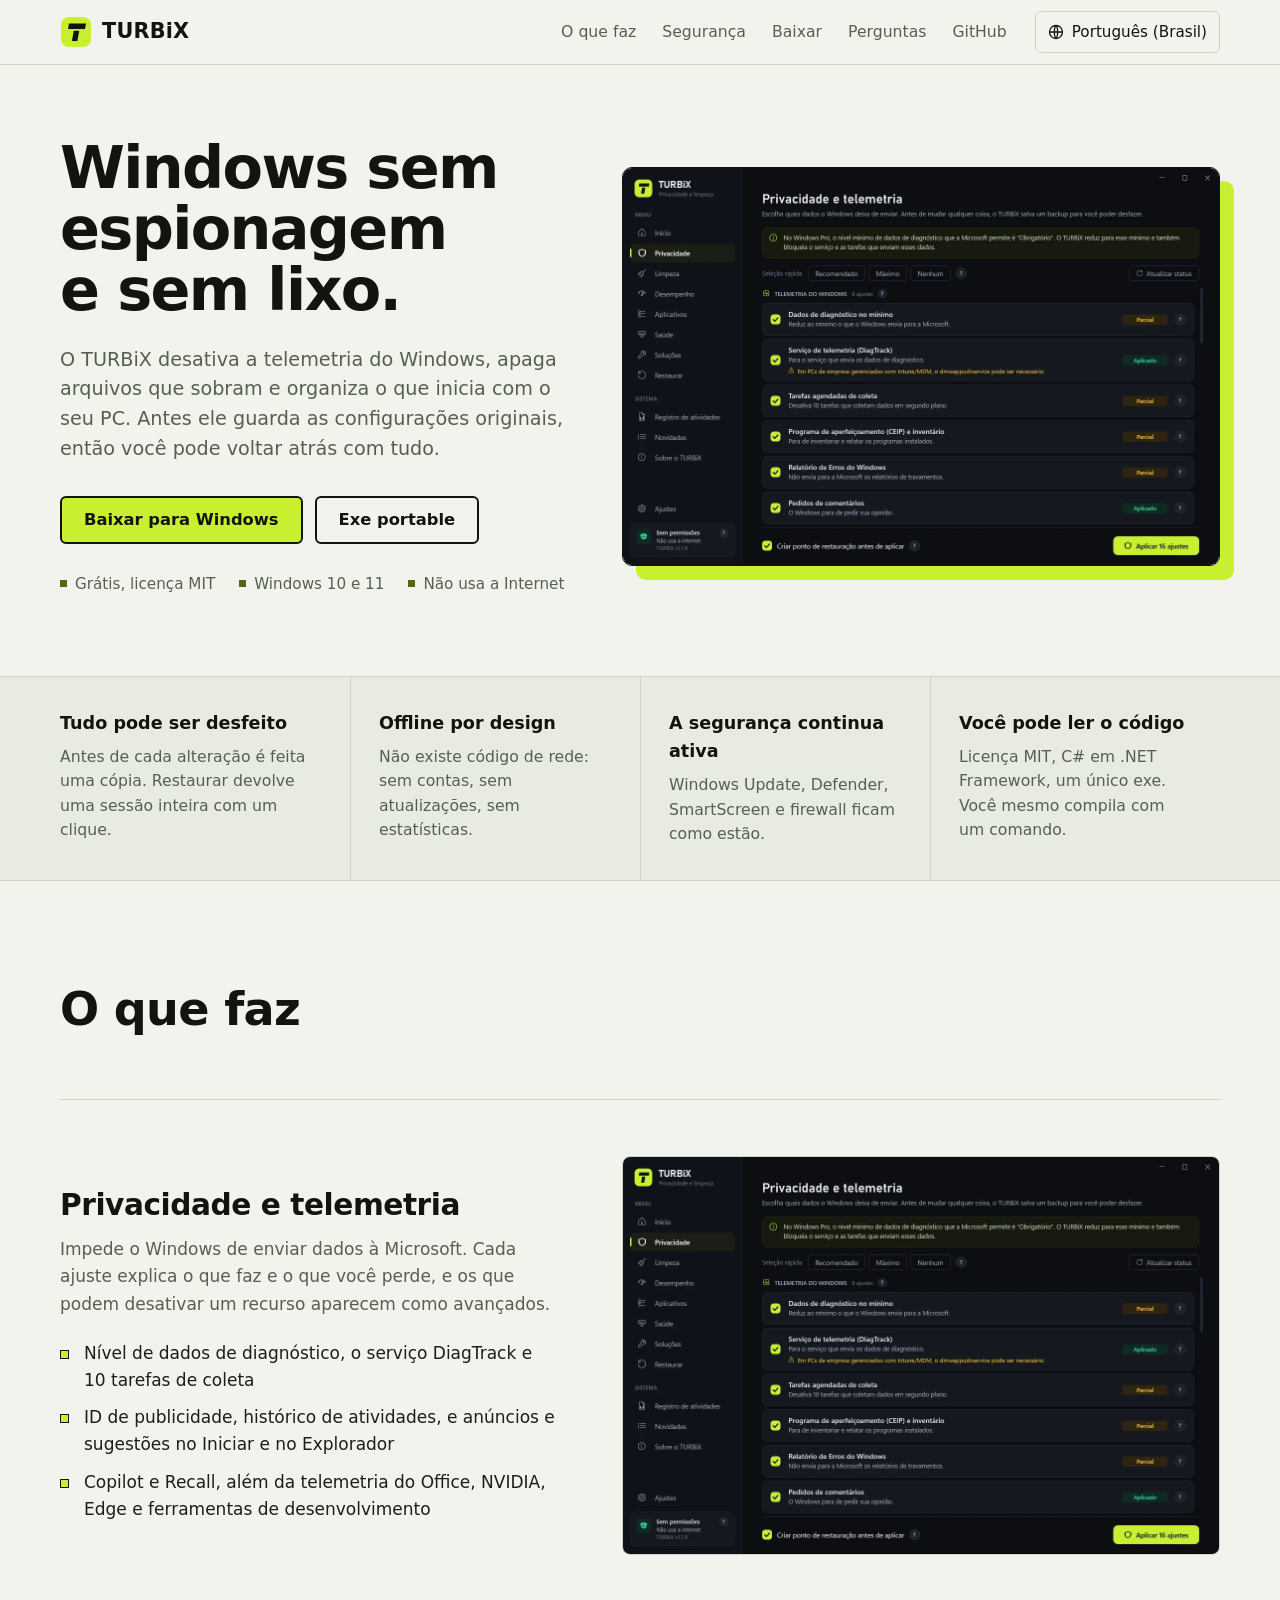
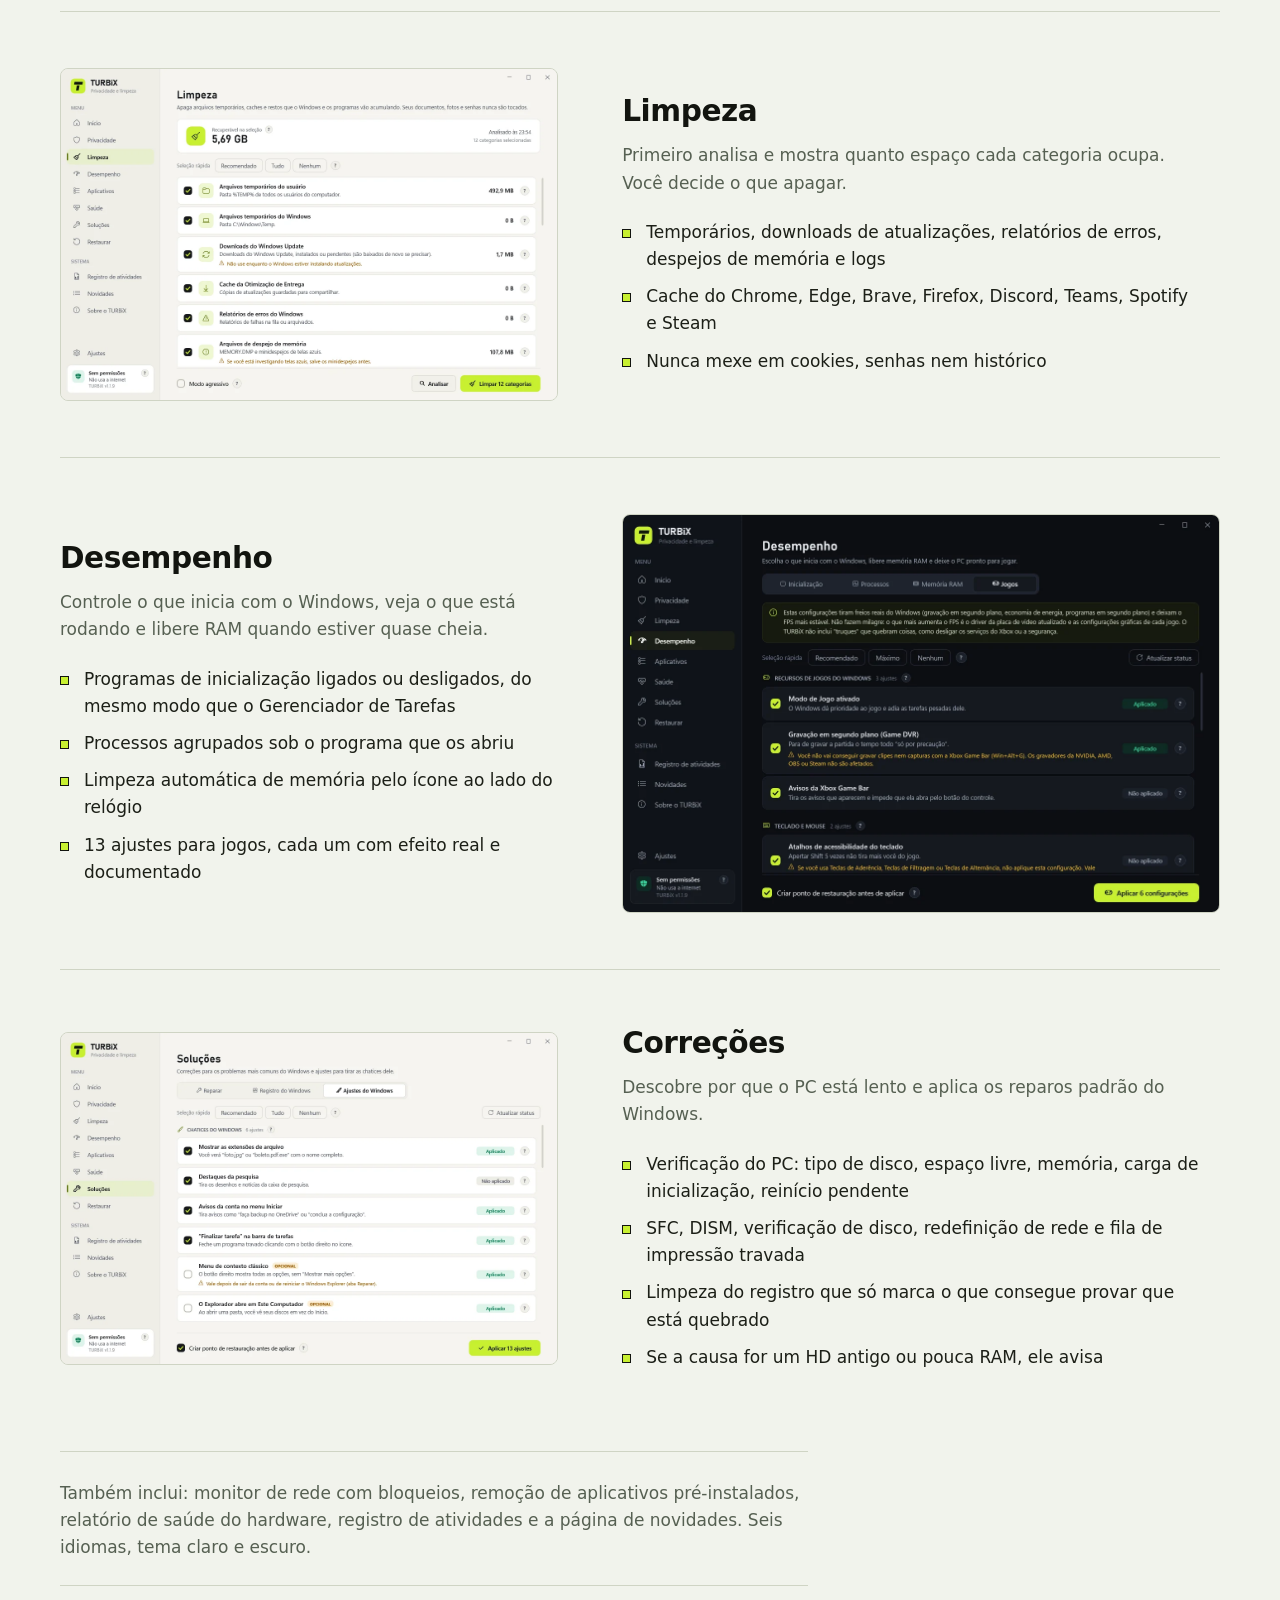
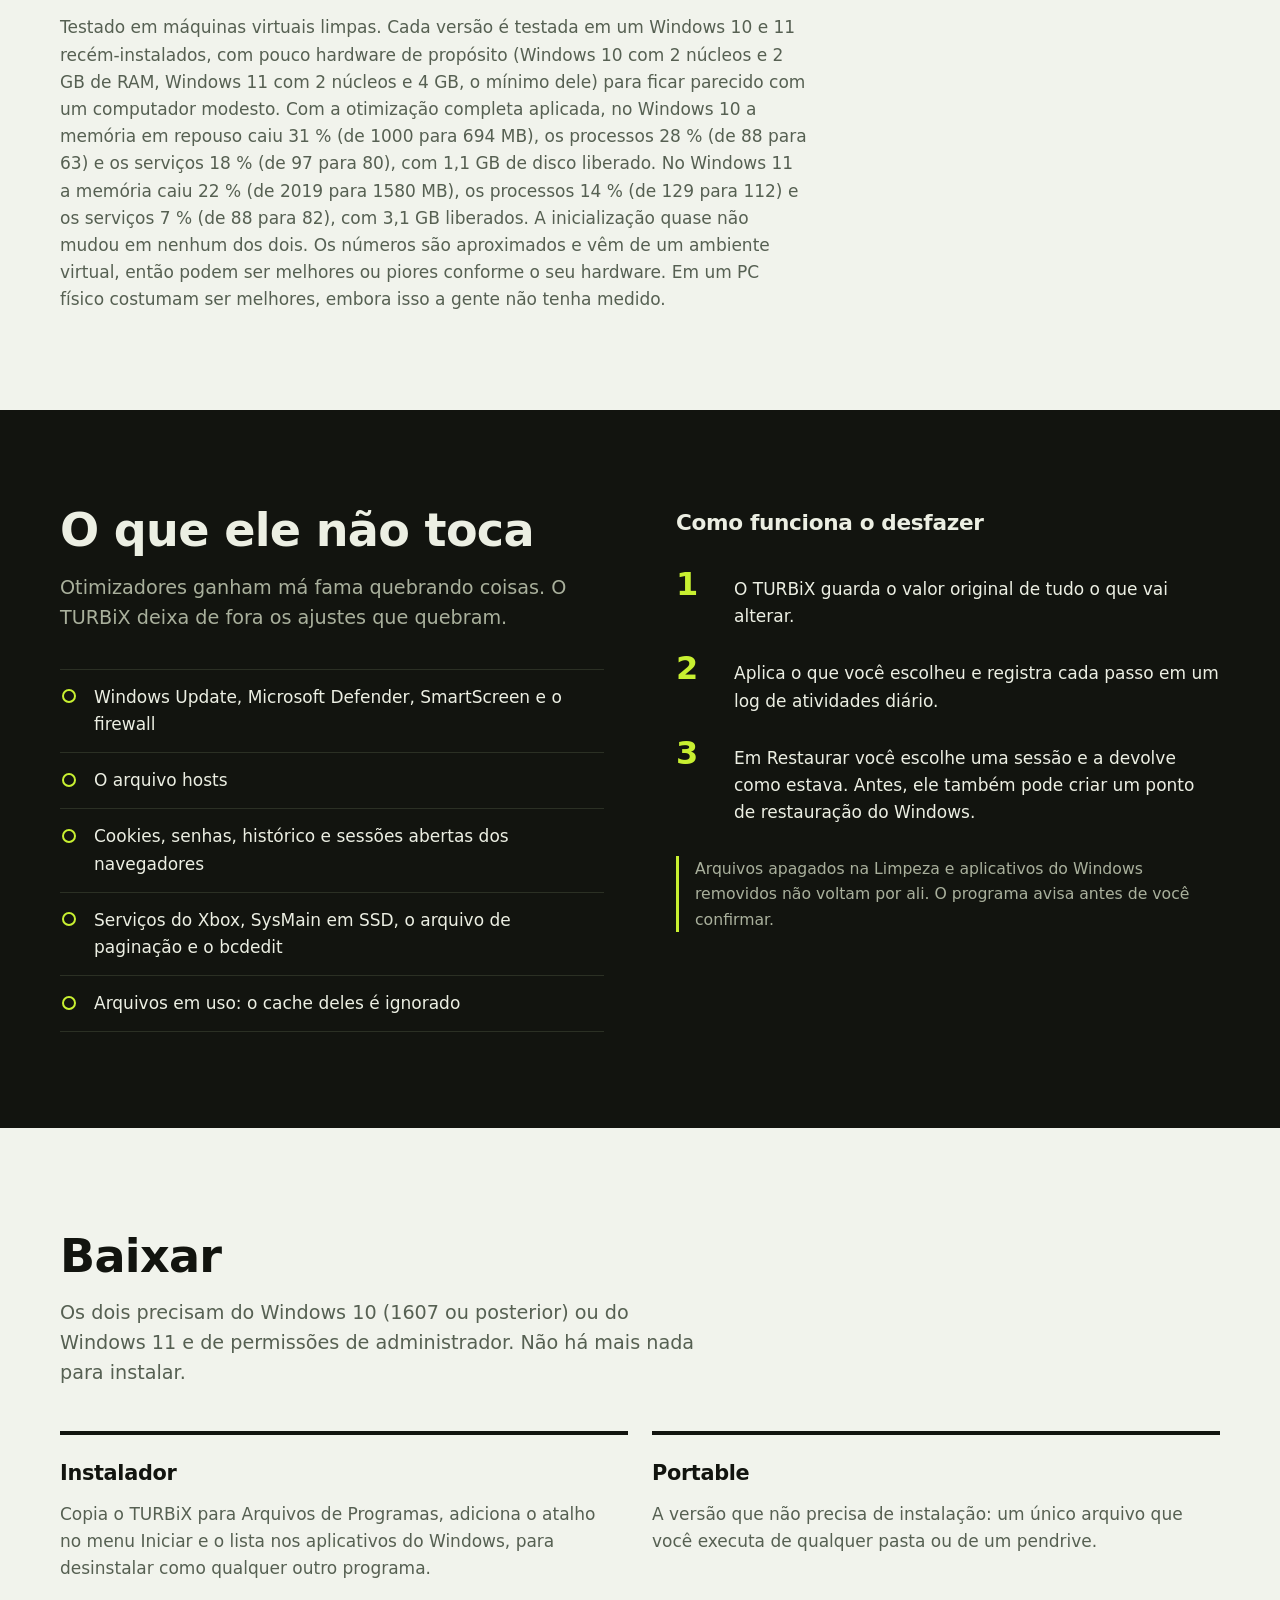
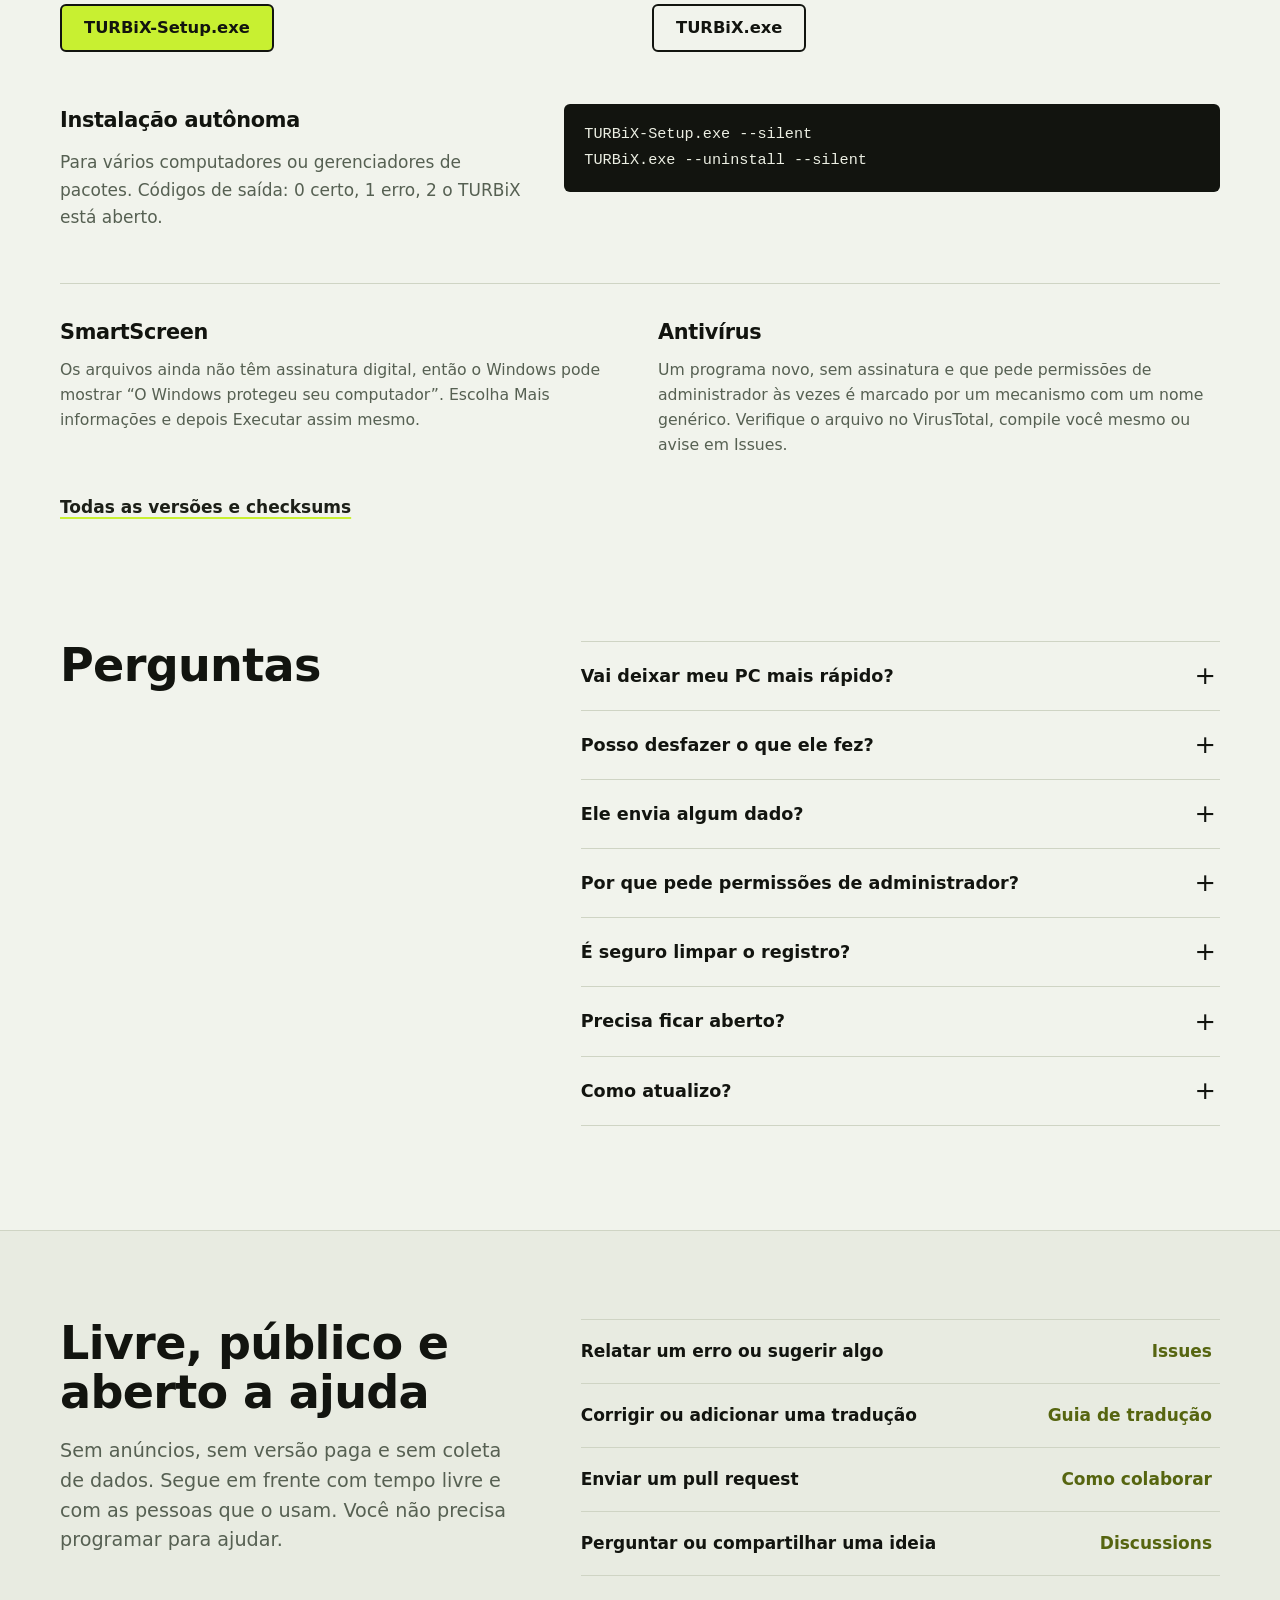
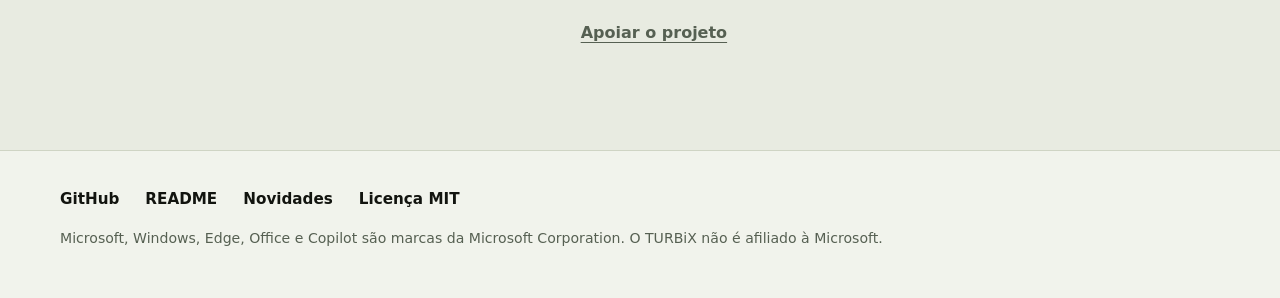
<file: docs/pt-BR/index.html>
<!doctype html>
<html lang="pt-BR">
<head>
<meta charset="utf-8">
<meta name="viewport" content="width=device-width, initial-scale=1">
<title>TURBiX: privacidade, limpeza e desempenho para Windows, grátis</title>
<meta name="description" content="Ferramenta livre e de código aberto para Windows 10 e 11. Desativa a telemetria, limpa arquivos temporários, controla a inicialização e a memória, e guarda cada alteração para poder desfazê-la. Um único exe, não usa a Internet.">
<meta name="color-scheme" content="light dark">
<meta name="theme-color" content="#12140F">
<link rel="canonical" href="https://julianr87.github.io/TURBiX/pt-BR/">
<link rel="alternate" hreflang="en" href="https://julianr87.github.io/TURBiX/">
<link rel="alternate" hreflang="es" href="https://julianr87.github.io/TURBiX/es/">
<link rel="alternate" hreflang="pt-BR" href="https://julianr87.github.io/TURBiX/pt-BR/">
<link rel="alternate" hreflang="fr" href="https://julianr87.github.io/TURBiX/fr/">
<link rel="alternate" hreflang="de" href="https://julianr87.github.io/TURBiX/de/">
<link rel="alternate" hreflang="ru" href="https://julianr87.github.io/TURBiX/ru/">
<link rel="alternate" hreflang="x-default" href="https://julianr87.github.io/TURBiX/">
<link rel="icon" type="image/png" sizes="32x32" href="../assets/brand/favicon-32.png">
<link rel="apple-touch-icon" href="../assets/brand/mark-192.png">
<meta property="og:type" content="website">
<meta property="og:site_name" content="TURBiX">
<meta property="og:title" content="TURBiX: privacidade, limpeza e desempenho para Windows, grátis">
<meta property="og:description" content="Ferramenta livre e de código aberto para Windows 10 e 11. Desativa a telemetria, limpa arquivos temporários, controla a inicialização e a memória, e guarda cada alteração para poder desfazê-la. Um único exe, não usa a Internet.">
<meta property="og:url" content="https://julianr87.github.io/TURBiX/pt-BR/">
<meta property="og:locale" content="pt_BR">
<meta property="og:image" content="https://julianr87.github.io/TURBiX/assets/brand/turbix-banner.pt-BR.png">
<meta name="twitter:card" content="summary_large_image">
<link rel="stylesheet" href="../assets/site.css">
<script type="application/ld+json">
{"@context":"https://schema.org","@type":"SoftwareApplication","name":"TURBiX","applicationCategory":"UtilitiesApplication","operatingSystem":"Windows 10, Windows 11","description":"Ferramenta livre e de código aberto para Windows 10 e 11. Desativa a telemetria, limpa arquivos temporários, controla a inicialização e a memória, e guarda cada alteração para poder desfazê-la. Um único exe, não usa a Internet.","url":"https://julianr87.github.io/TURBiX/pt-BR/","license":"https://opensource.org/licenses/MIT","offers":{"@type":"Offer","price":"0","priceCurrency":"USD"},"downloadUrl":"https://github.com/JulianR87/TURBiX/releases/latest","codeRepository":"https://github.com/JulianR87/TURBiX","inLanguage":["en","es","pt-BR","fr","de","ru"]}
</script>
</head>
<body>
<a class="skip" href="#main">Ir para o conteúdo</a>
<header class="top">
  <div class="wrap bar">
    <a class="brand" href="index.html" aria-label="TURBiX"><img src="../assets/brand/mark-64.png" width="32" height="32" alt=""><span>TURBiX</span></a>
    <nav class="links" aria-label="Main">
      <a href="#features">O que faz</a><a href="#safety">Segurança</a><a href="#download">Baixar</a><a href="#faq">Perguntas</a><a href="https://github.com/JulianR87/TURBiX">GitHub</a>
    </nav>
    <details class="lang">
      <summary aria-label="Idioma"><svg width="16" height="16" viewBox="0 0 16 16" aria-hidden="true"><circle cx="8" cy="8" r="6.5" fill="none" stroke="currentColor" stroke-width="1.3"/><path d="M1.5 8h13M8 1.5c2.2 2 2.2 11 0 13M8 1.5c-2.2 2-2.2 11 0 13" fill="none" stroke="currentColor" stroke-width="1.3"/></svg><span>Português (Brasil)</span></summary>
      <ul><li><a href="../index.html" lang="en" hreflang="en">English</a></li><li><a href="../es/index.html" lang="es" hreflang="es">Español</a></li><li><a href="index.html" lang="pt-BR" aria-current="true">Português (Brasil)</a></li><li><a href="../fr/index.html" lang="fr" hreflang="fr">Français</a></li><li><a href="../de/index.html" lang="de" hreflang="de">Deutsch</a></li><li><a href="../ru/index.html" lang="ru" hreflang="ru">Русский</a></li></ul>
    </details>
  </div>
</header>
<main id="main">
<section class="hero">
  <div class="wrap hero-grid">
    <div class="hero-copy">
      <h1>Windows sem espionagem e sem lixo.</h1>
      <p class="lead">O TURBiX desativa a telemetria do Windows, apaga arquivos que sobram e organiza o que inicia com o seu PC. Antes ele guarda as configurações originais, então você pode voltar atrás com tudo.</p>
      <p class="cta"><a class="btn primary" href="https://github.com/JulianR87/TURBiX/releases/latest/download/TURBiX-Setup.exe">Baixar para Windows</a><a class="btn" href="https://github.com/JulianR87/TURBiX/releases/latest/download/TURBiX.exe">Exe portable</a></p>
      <ul class="meta"><li>Grátis, licença MIT</li><li>Windows 10 e 11</li><li>Não usa a Internet</li></ul>
    </div>
    <figure class="hero-shot"><img src="../assets/shots/privacy.pt-BR.webp" width="1200" height="800" alt="TURBiX mostrando as configurações de privacidade e telemetria" fetchpriority="high"></figure>
  </div>
</section>
<section class="facts" aria-label="Segurança"><div class="wrap"><dl>
<div><dt>Tudo pode ser desfeito</dt><dd>Antes de cada alteração é feita uma cópia. Restaurar devolve uma sessão inteira com um clique.</dd></div>
<div><dt>Offline por design</dt><dd>Não existe código de rede: sem contas, sem atualizações, sem estatísticas.</dd></div>
<div><dt>A segurança continua ativa</dt><dd>Windows Update, Defender, SmartScreen e firewall ficam como estão.</dd></div>
<div><dt>Você pode ler o código</dt><dd>Licença MIT, C# em .NET Framework, um único exe. Você mesmo compila com um comando.</dd></div>
</dl></div></section>
<section id="features" class="features"><div class="wrap"><h2>O que faz</h2>
<article class="row"><div class="row-text"><h3>Privacidade e telemetria</h3><p>Impede o Windows de enviar dados à Microsoft. Cada ajuste explica o que faz e o que você perde, e os que podem desativar um recurso aparecem como avançados.</p><ul class="ticks"><li>Nível de dados de diagnóstico, o serviço DiagTrack e 10 tarefas de coleta</li><li>ID de publicidade, histórico de atividades, e anúncios e sugestões no Iniciar e no Explorador</li><li>Copilot e Recall, além da telemetria do Office, NVIDIA, Edge e ferramentas de desenvolvimento</li></ul></div><figure><img src="../assets/shots/privacy.pt-BR.webp" width="1200" height="800" alt="Privacidade e telemetria" loading="lazy" decoding="async"></figure></article>
<article class="row rev"><div class="row-text"><h3>Limpeza</h3><p>Primeiro analisa e mostra quanto espaço cada categoria ocupa. Você decide o que apagar.</p><ul class="ticks"><li>Temporários, downloads de atualizações, relatórios de erros, despejos de memória e logs</li><li>Cache do Chrome, Edge, Brave, Firefox, Discord, Teams, Spotify e Steam</li><li>Nunca mexe em cookies, senhas nem histórico</li></ul></div><figure><img src="../assets/shots/cleanup.pt-BR.webp" width="1200" height="800" alt="Limpeza" loading="lazy" decoding="async"></figure></article>
<article class="row"><div class="row-text"><h3>Desempenho</h3><p>Controle o que inicia com o Windows, veja o que está rodando e libere RAM quando estiver quase cheia.</p><ul class="ticks"><li>Programas de inicialização ligados ou desligados, do mesmo modo que o Gerenciador de Tarefas</li><li>Processos agrupados sob o programa que os abriu</li><li>Limpeza automática de memória pelo ícone ao lado do relógio</li><li>13 ajustes para jogos, cada um com efeito real e documentado</li></ul></div><figure><img src="../assets/shots/performance.pt-BR.webp" width="1200" height="800" alt="Desempenho" loading="lazy" decoding="async"></figure></article>
<article class="row rev"><div class="row-text"><h3>Correções</h3><p>Descobre por que o PC está lento e aplica os reparos padrão do Windows.</p><ul class="ticks"><li>Verificação do PC: tipo de disco, espaço livre, memória, carga de inicialização, reinício pendente</li><li>SFC, DISM, verificação de disco, redefinição de rede e fila de impressão travada</li><li>Limpeza do registro que só marca o que consegue provar que está quebrado</li><li>Se a causa for um HD antigo ou pouca RAM, ele avisa</li></ul></div><figure><img src="../assets/shots/fixes.pt-BR.webp" width="1200" height="800" alt="Correções" loading="lazy" decoding="async"></figure></article>
<p class="also">Também inclui: monitor de rede com bloqueios, remoção de aplicativos pré-instalados, relatório de saúde do hardware, registro de atividades e a página de novidades. Seis idiomas, tema claro e escuro.</p>
<p class="also">Testado em máquinas virtuais limpas. Cada versão é testada em um Windows 10 e 11 recém-instalados, com pouco hardware de propósito (Windows 10 com 2 núcleos e 2 GB de RAM, Windows 11 com 2 núcleos e 4 GB, o mínimo dele) para ficar parecido com um computador modesto. Com a otimização completa aplicada, no Windows 10 a memória em repouso caiu 31 % (de 1000 para 694 MB), os processos 28 % (de 88 para 63) e os serviços 18 % (de 97 para 80), com 1,1 GB de disco liberado. No Windows 11 a memória caiu 22 % (de 2019 para 1580 MB), os processos 14 % (de 129 para 112) e os serviços 7 % (de 88 para 82), com 3,1 GB liberados. A inicialização quase não mudou em nenhum dos dois. Os números são aproximados e vêm de um ambiente virtual, então podem ser melhores ou piores conforme o seu hardware. Em um PC físico costumam ser melhores, embora isso a gente não tenha medido.</p></div></section>
<section id="safety" class="safety"><div class="wrap safety-grid"><div><h2>O que ele não toca</h2><p class="lead">Otimizadores ganham má fama quebrando coisas. O TURBiX deixa de fora os ajustes que quebram.</p><ul class="left-alone"><li>Windows Update, Microsoft Defender, SmartScreen e o firewall</li><li>O arquivo hosts</li><li>Cookies, senhas, histórico e sessões abertas dos navegadores</li><li>Serviços do Xbox, SysMain em SSD, o arquivo de paginação e o bcdedit</li><li>Arquivos em uso: o cache deles é ignorado</li></ul></div>
<div><h3>Como funciona o desfazer</h3><ol class="steps"><li>O TURBiX guarda o valor original de tudo o que vai alterar.</li><li>Aplica o que você escolheu e registra cada passo em um log de atividades diário.</li><li>Em Restaurar você escolhe uma sessão e a devolve como estava. Antes, ele também pode criar um ponto de restauração do Windows.</li></ol><p class="note">Arquivos apagados na Limpeza e aplicativos do Windows removidos não voltam por ali. O programa avisa antes de você confirmar.</p></div></div></section>
<section id="download" class="download"><div class="wrap"><h2>Baixar</h2><p class="lead">Os dois precisam do Windows 10 (1607 ou posterior) ou do Windows 11 e de permissões de administrador. Não há mais nada para instalar.</p>
<div class="choices"><div><h3>Instalador</h3><p>Copia o TURBiX para Arquivos de Programas, adiciona o atalho no menu Iniciar e o lista nos aplicativos do Windows, para desinstalar como qualquer outro programa.</p><p><a class="btn primary" href="https://github.com/JulianR87/TURBiX/releases/latest/download/TURBiX-Setup.exe">TURBiX-Setup.exe</a></p></div><div><h3>Portable</h3><p>A versão que não precisa de instalação: um único arquivo que você executa de qualquer pasta ou de um pendrive.</p><p><a class="btn" href="https://github.com/JulianR87/TURBiX/releases/latest/download/TURBiX.exe">TURBiX.exe</a></p></div></div>
<div class="silent"><h3>Instalação autônoma</h3><pre><code>TURBiX-Setup.exe --silent
TURBiX.exe --uninstall --silent</code></pre><p>Para vários computadores ou gerenciadores de pacotes. Códigos de saída: 0 certo, 1 erro, 2 o TURBiX está aberto.</p></div>
<div class="notes"><div><h3>SmartScreen</h3><p>Os arquivos ainda não têm assinatura digital, então o Windows pode mostrar “O Windows protegeu seu computador”. Escolha Mais informações e depois Executar assim mesmo.</p></div><div><h3>Antivírus</h3><p>Um programa novo, sem assinatura e que pede permissões de administrador às vezes é marcado por um mecanismo com um nome genérico. Verifique o arquivo no VirusTotal, compile você mesmo ou avise em Issues.</p></div></div>
<p><a class="textlink" href="https://github.com/JulianR87/TURBiX/releases">Todas as versões e checksums</a></p></div></section>
<section id="faq" class="faq"><div class="wrap faq-grid"><h2>Perguntas</h2><div><details><summary>Vai deixar meu PC mais rápido?</summary><p>Depende do que o deixa lento. Menos programas na inicialização, mais espaço livre e menos serviços sem uso fazem diferença. Se a causa for um HD mecânico ou pouca memória, o TURBiX avisa, isso só se resolve trocando a peça.</p></details><details><summary>Posso desfazer o que ele fez?</summary><p>Sim, em Restaurar, uma sessão inteira por vez. Duas coisas não voltam por lá: arquivos apagados na Limpeza e aplicativos do Windows removidos, que você reinstala pela Microsoft Store.</p></details><details><summary>Ele envia algum dado?</summary><p>Não. Não tem código de rede. A única exceção é avisada na tela: o reparo com DISM pode fazer o próprio Windows baixar arquivos do Windows Update.</p></details><details><summary>Por que pede permissões de administrador?</summary><p>Sem elas não dá para alterar serviços, tarefas agendadas nem configurações do sistema.</p></details><details><summary>É seguro limpar o registro?</summary><p>O TURBiX só remove entradas que apontam para arquivos que ele verificou que não existem mais, e antes guarda uma cópia. Nunca “otimiza” o registro e diz claramente que limpá-lo não deixa o PC mais rápido.</p></details><details><summary>Precisa ficar aberto?</summary><p>Não. As configurações continuam aplicadas depois de fechar. Deixe ao lado do relógio só se quiser a limpeza automática de memória.</p></details><details><summary>Como atualizo?</summary><p>Instale a nova versão por cima da antiga, suas configurações e cópias ficam. Com o arquivo portable, substitua-o.</p></details></div></div></section>
<section id="contribute" class="contribute"><div class="wrap contrib-grid"><div><h2>Livre, público e aberto a ajuda</h2><p class="lead">Sem anúncios, sem versão paga e sem coleta de dados. Segue em frente com tempo livre e com as pessoas que o usam. Você não precisa programar para ajudar.</p></div><div><ul class="ways"><li><a href="https://github.com/JulianR87/TURBiX/issues/new/choose"><b>Relatar um erro ou sugerir algo</b><span>Issues</span></a></li><li><a href="https://github.com/JulianR87/TURBiX/blob/main/tools/TRANSLATING.pt-BR.md"><b>Corrigir ou adicionar uma tradução</b><span>Guia de tradução</span></a></li><li><a href="https://github.com/JulianR87/TURBiX/blob/main/docs/CONTRIBUTING.pt-BR.md"><b>Enviar um pull request</b><span>Como colaborar</span></a></li><li><a href="https://github.com/JulianR87/TURBiX/discussions"><b>Perguntar ou compartilhar uma ideia</b><span>Discussions</span></a></li></ul>
<details class="donate"><summary>Apoiar o projeto</summary><p>É voluntário. O programa é grátis e continuará sendo.</p><div class="table-wrap"><table><tbody><tr><th scope="row">BTC</th><td>Bitcoin</td><td><code>bc1q527vjd3vcj6vwg6dg8g0dengh6hd9944l73jqe</code></td><td><button type="button" class="copy" data-copy="bc1q527vjd3vcj6vwg6dg8g0dengh6hd9944l73jqe" data-done="Copiado">Copiar</button></td></tr><tr><th scope="row">ETH</th><td>BEP20 (BNB Smart Chain)</td><td><code>0xC1162610b1A6b8532f4233Db598F624D8EF4d2C4</code></td><td><button type="button" class="copy" data-copy="0xC1162610b1A6b8532f4233Db598F624D8EF4d2C4" data-done="Copiado">Copiar</button></td></tr><tr><th scope="row">USDT</th><td>BEP20 (BNB Smart Chain)</td><td><code>0xC1162610b1A6b8532f4233Db598F624D8EF4d2C4</code></td><td><button type="button" class="copy" data-copy="0xC1162610b1A6b8532f4233Db598F624D8EF4d2C4" data-done="Copiado">Copiar</button></td></tr></tbody></table></div><p class="warn">Confira a rede antes de enviar. BTC só pela rede Bitcoin, ETH e USDT só por BEP20 (BNB Smart Chain). O que for enviado por outra rede se perde.</p></details>
</div></div></section>
</main>
<footer class="foot"><div class="wrap">
  <p><a href="https://github.com/JulianR87/TURBiX">GitHub</a> <a href="https://github.com/JulianR87/TURBiX/blob/main/README.pt-BR.md">README</a> <a href="https://github.com/JulianR87/TURBiX/blob/main/src/Turbix/Changelog/pt.md">Novidades</a> <a href="https://github.com/JulianR87/TURBiX/blob/main/LICENSE">Licença MIT</a></p>
  <p class="small">Microsoft, Windows, Edge, Office e Copilot são marcas da Microsoft Corporation. O TURBiX não é afiliado à Microsoft.</p>
</div></footer>
<script src="../assets/site.js" defer></script>
</body>
</html>
</file>
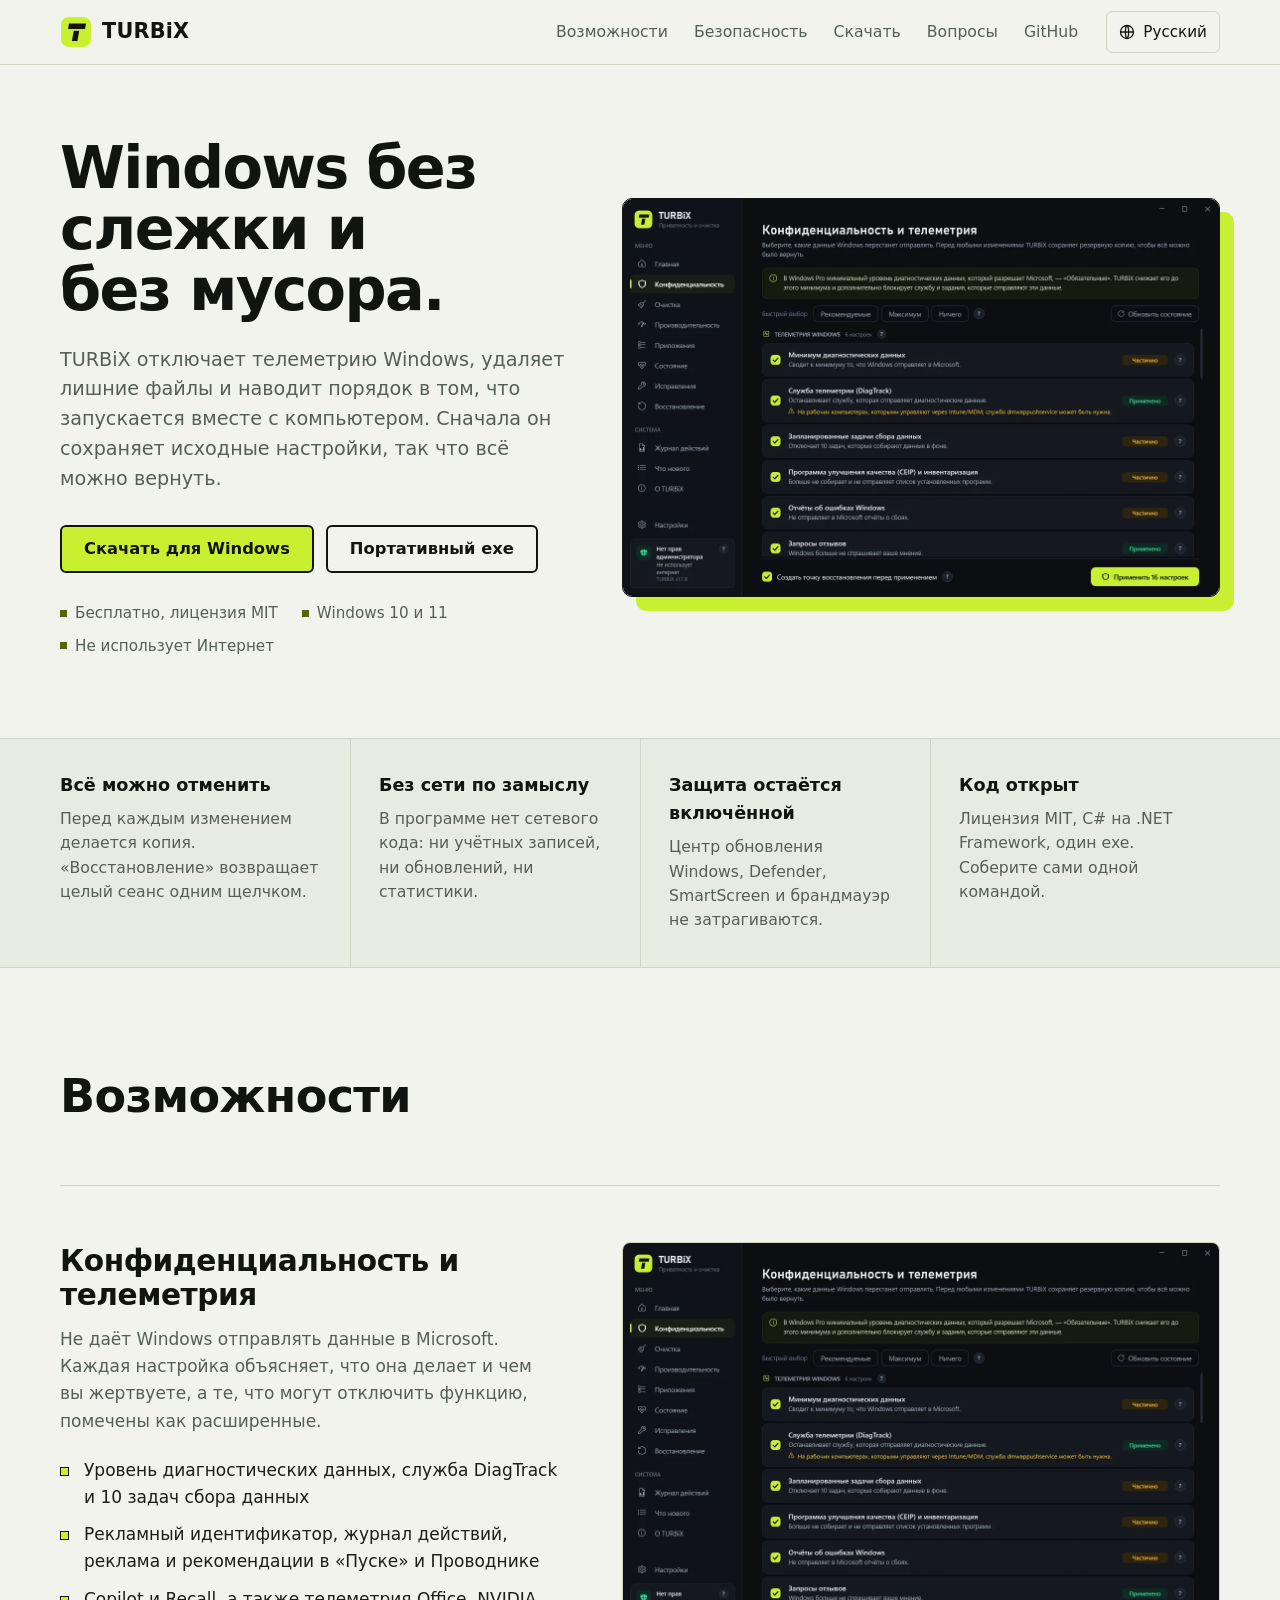
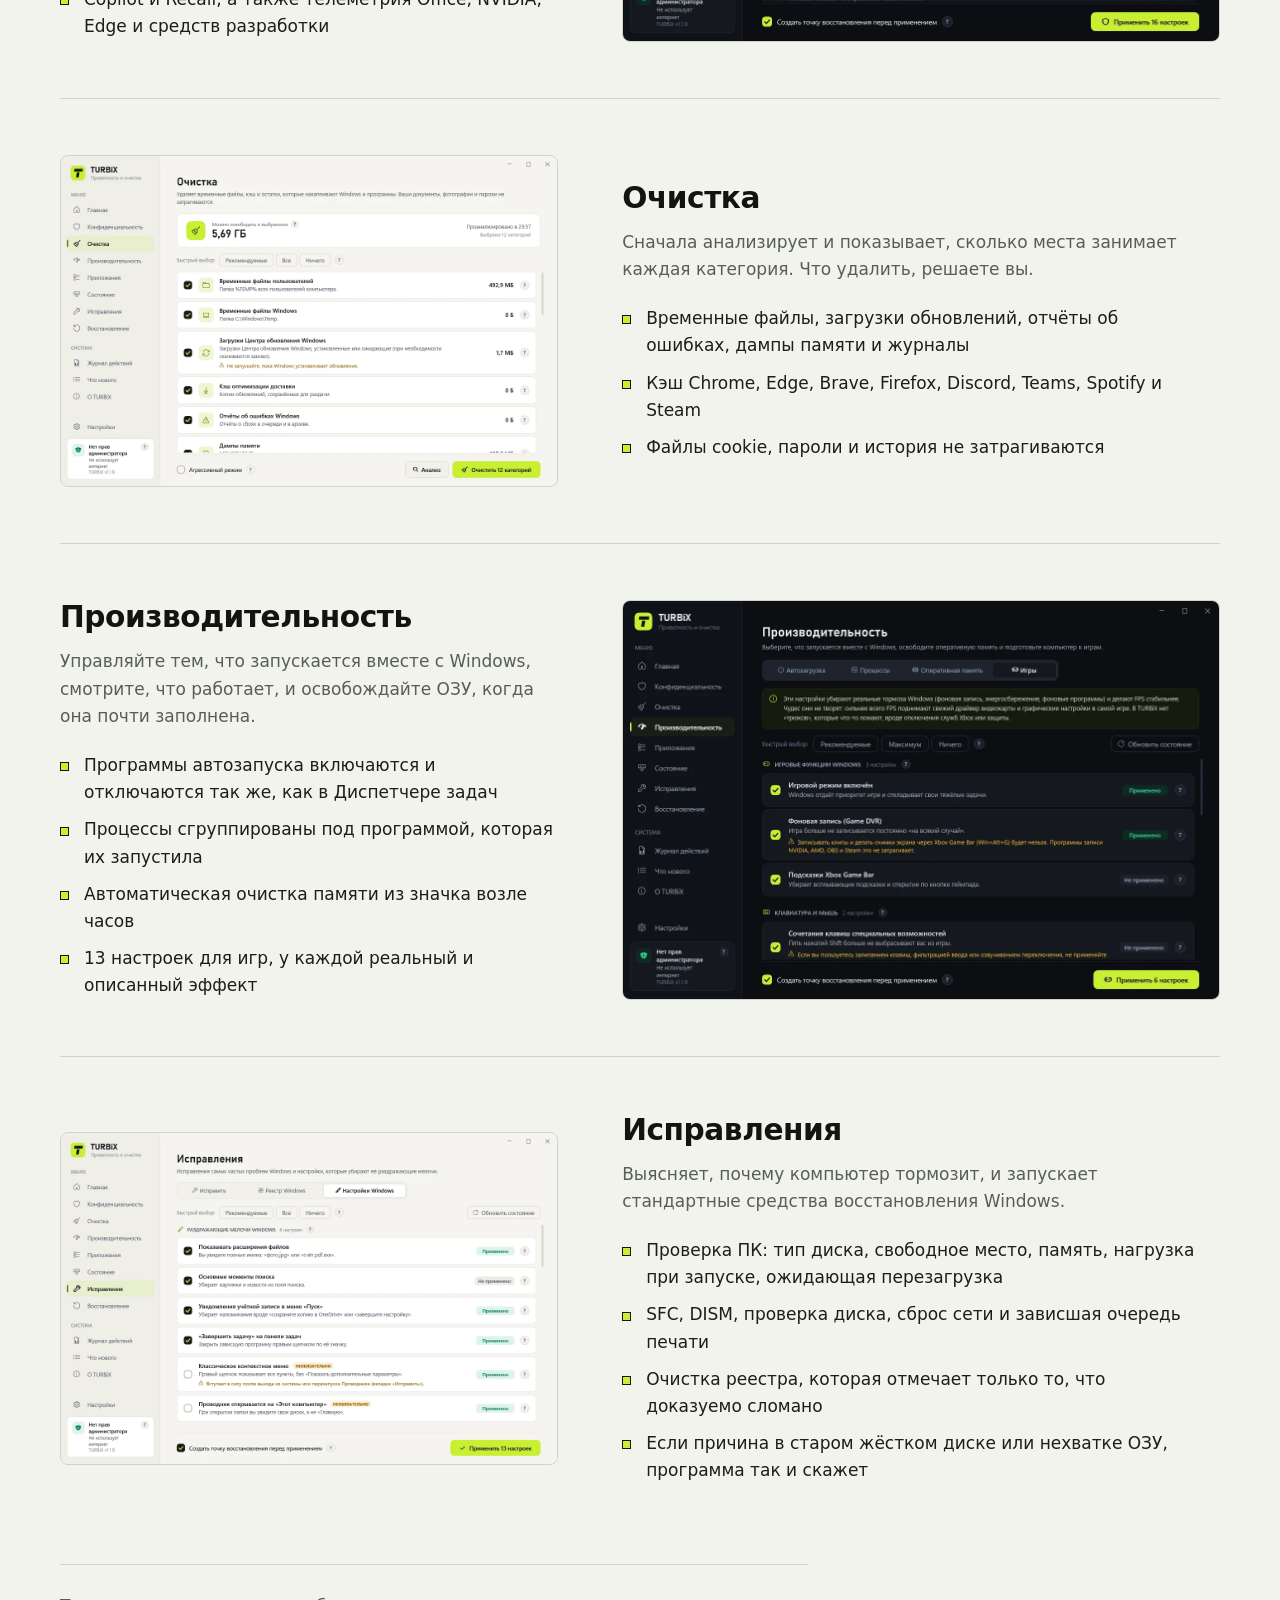
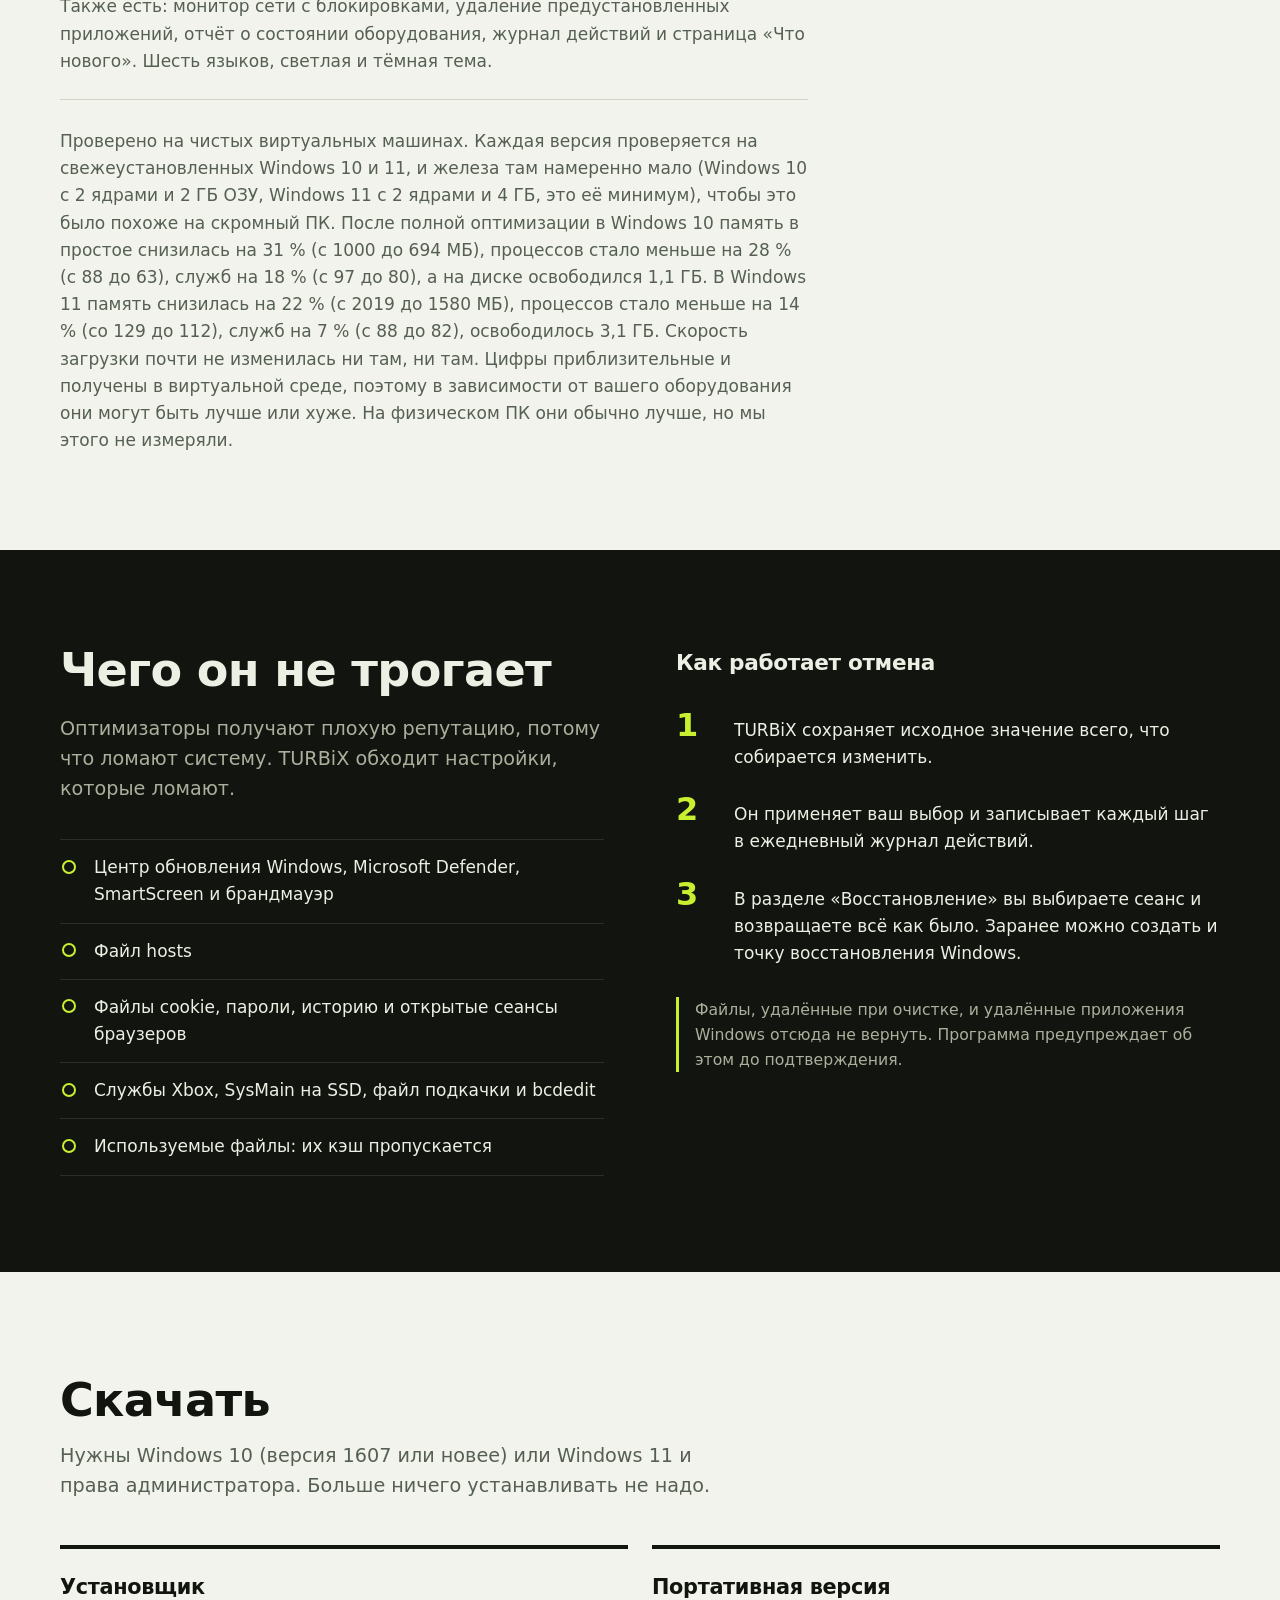
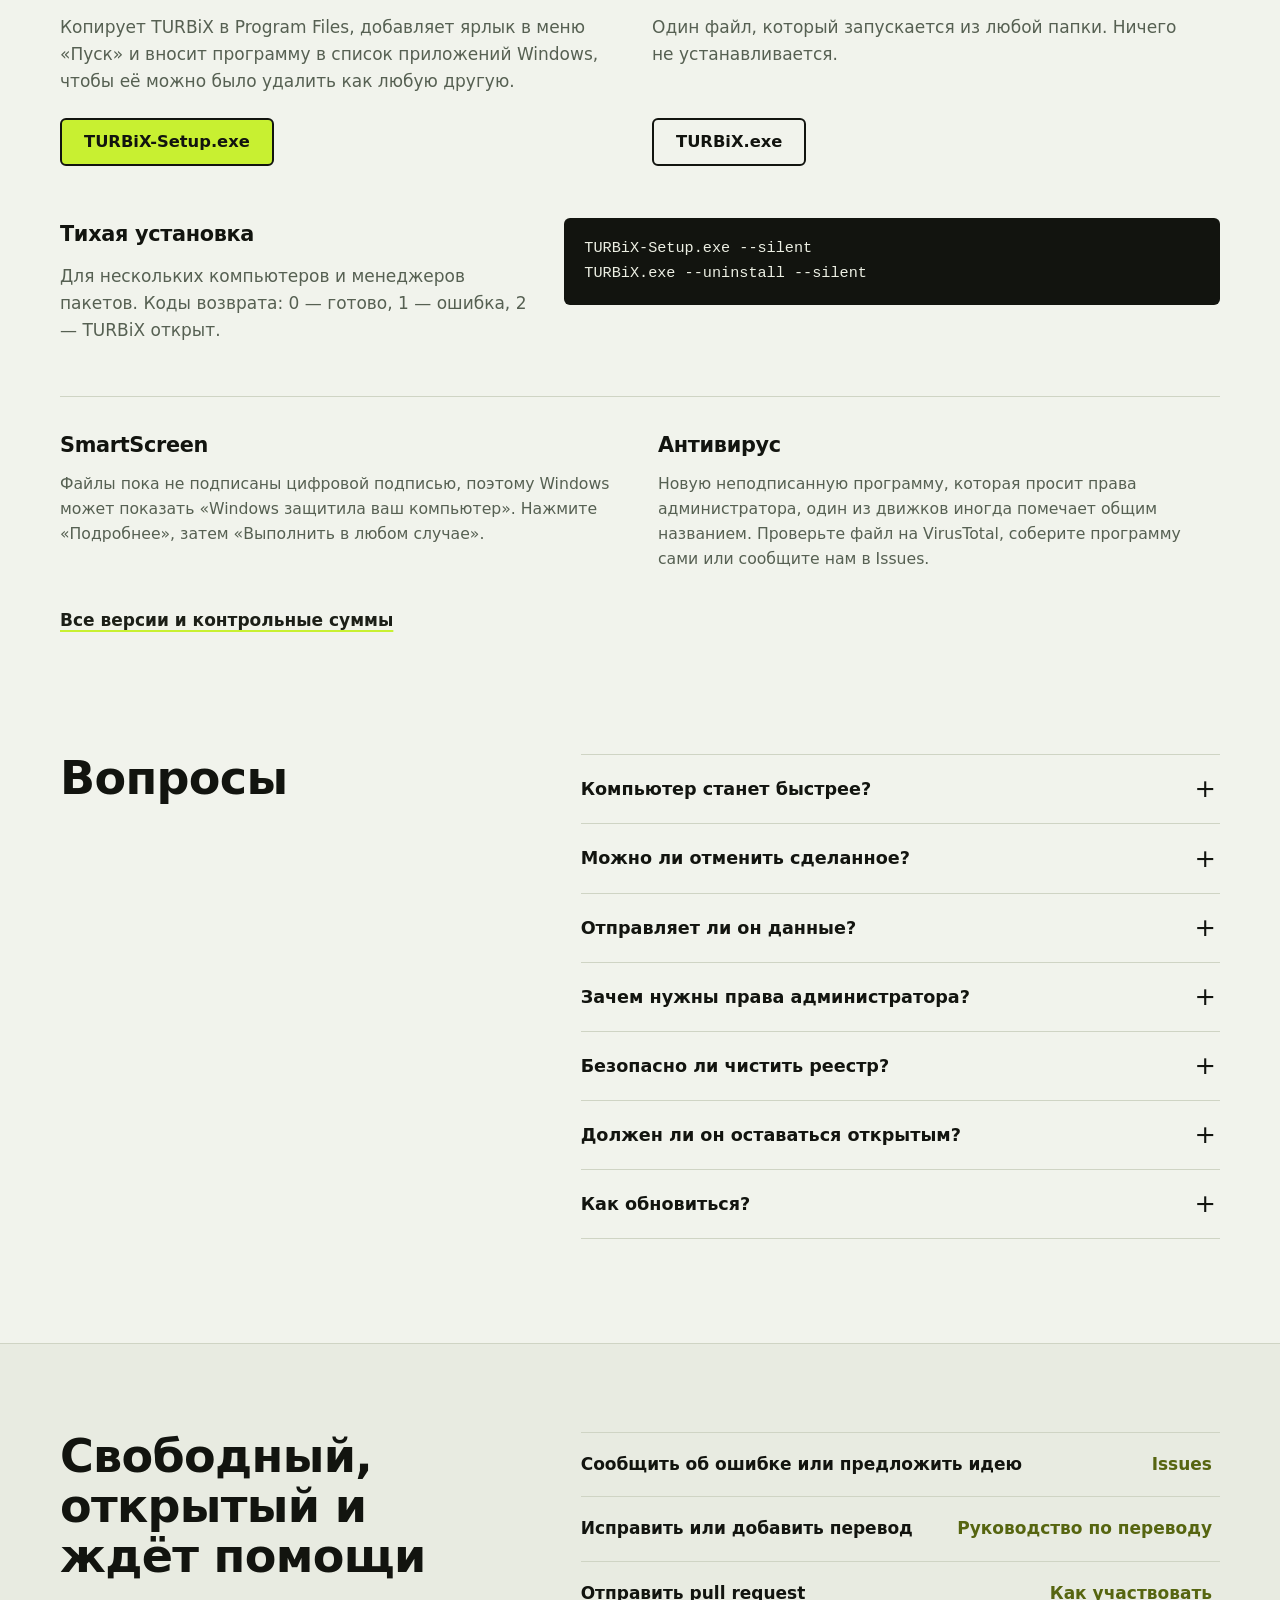
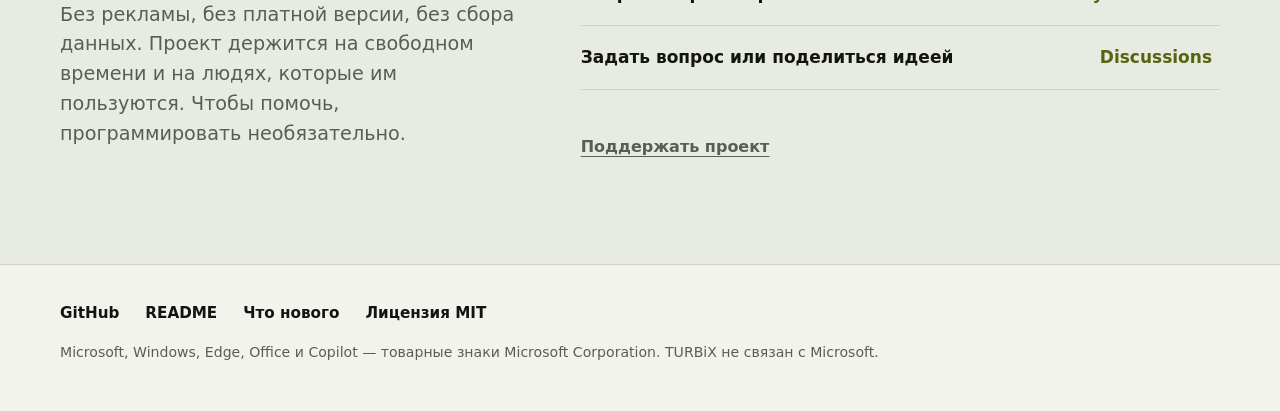
<file: docs/ru/index.html>
<!doctype html>
<html lang="ru">
<head>
<meta charset="utf-8">
<meta name="viewport" content="width=device-width, initial-scale=1">
<title>TURBiX: бесплатная программа для конфиденциальности, очистки и скорости Windows</title>
<meta name="description" content="Свободная программа с открытым кодом для Windows 10 и 11. Отключает телеметрию, чистит временные файлы, управляет автозапуском и памятью и сохраняет каждое изменение, чтобы его можно было отменить. Один exe, не использует Интернет.">
<meta name="color-scheme" content="light dark">
<meta name="theme-color" content="#12140F">
<link rel="canonical" href="https://julianr87.github.io/TURBiX/ru/">
<link rel="alternate" hreflang="en" href="https://julianr87.github.io/TURBiX/">
<link rel="alternate" hreflang="es" href="https://julianr87.github.io/TURBiX/es/">
<link rel="alternate" hreflang="pt-BR" href="https://julianr87.github.io/TURBiX/pt-BR/">
<link rel="alternate" hreflang="fr" href="https://julianr87.github.io/TURBiX/fr/">
<link rel="alternate" hreflang="de" href="https://julianr87.github.io/TURBiX/de/">
<link rel="alternate" hreflang="ru" href="https://julianr87.github.io/TURBiX/ru/">
<link rel="alternate" hreflang="x-default" href="https://julianr87.github.io/TURBiX/">
<link rel="icon" type="image/png" sizes="32x32" href="../assets/brand/favicon-32.png">
<link rel="apple-touch-icon" href="../assets/brand/mark-192.png">
<meta property="og:type" content="website">
<meta property="og:site_name" content="TURBiX">
<meta property="og:title" content="TURBiX: бесплатная программа для конфиденциальности, очистки и скорости Windows">
<meta property="og:description" content="Свободная программа с открытым кодом для Windows 10 и 11. Отключает телеметрию, чистит временные файлы, управляет автозапуском и памятью и сохраняет каждое изменение, чтобы его можно было отменить. Один exe, не использует Интернет.">
<meta property="og:url" content="https://julianr87.github.io/TURBiX/ru/">
<meta property="og:locale" content="ru_RU">
<meta property="og:image" content="https://julianr87.github.io/TURBiX/assets/brand/turbix-banner.ru.png">
<meta name="twitter:card" content="summary_large_image">
<link rel="stylesheet" href="../assets/site.css">
<script type="application/ld+json">
{"@context":"https://schema.org","@type":"SoftwareApplication","name":"TURBiX","applicationCategory":"UtilitiesApplication","operatingSystem":"Windows 10, Windows 11","description":"Свободная программа с открытым кодом для Windows 10 и 11. Отключает телеметрию, чистит временные файлы, управляет автозапуском и памятью и сохраняет каждое изменение, чтобы его можно было отменить. Один exe, не использует Интернет.","url":"https://julianr87.github.io/TURBiX/ru/","license":"https://opensource.org/licenses/MIT","offers":{"@type":"Offer","price":"0","priceCurrency":"USD"},"downloadUrl":"https://github.com/JulianR87/TURBiX/releases/latest","codeRepository":"https://github.com/JulianR87/TURBiX","inLanguage":["en","es","pt-BR","fr","de","ru"]}
</script>
</head>
<body>
<a class="skip" href="#main">К содержимому</a>
<header class="top">
  <div class="wrap bar">
    <a class="brand" href="index.html" aria-label="TURBiX"><img src="../assets/brand/mark-64.png" width="32" height="32" alt=""><span>TURBiX</span></a>
    <nav class="links" aria-label="Main">
      <a href="#features">Возможности</a><a href="#safety">Безопасность</a><a href="#download">Скачать</a><a href="#faq">Вопросы</a><a href="https://github.com/JulianR87/TURBiX">GitHub</a>
    </nav>
    <details class="lang">
      <summary aria-label="Язык"><svg width="16" height="16" viewBox="0 0 16 16" aria-hidden="true"><circle cx="8" cy="8" r="6.5" fill="none" stroke="currentColor" stroke-width="1.3"/><path d="M1.5 8h13M8 1.5c2.2 2 2.2 11 0 13M8 1.5c-2.2 2-2.2 11 0 13" fill="none" stroke="currentColor" stroke-width="1.3"/></svg><span>Русский</span></summary>
      <ul><li><a href="../index.html" lang="en" hreflang="en">English</a></li><li><a href="../es/index.html" lang="es" hreflang="es">Español</a></li><li><a href="../pt-BR/index.html" lang="pt-BR" hreflang="pt-BR">Português (Brasil)</a></li><li><a href="../fr/index.html" lang="fr" hreflang="fr">Français</a></li><li><a href="../de/index.html" lang="de" hreflang="de">Deutsch</a></li><li><a href="index.html" lang="ru" aria-current="true">Русский</a></li></ul>
    </details>
  </div>
</header>
<main id="main">
<section class="hero">
  <div class="wrap hero-grid">
    <div class="hero-copy">
      <h1>Windows без слежки и без мусора.</h1>
      <p class="lead">TURBiX отключает телеметрию Windows, удаляет лишние файлы и наводит порядок в том, что запускается вместе с компьютером. Сначала он сохраняет исходные настройки, так что всё можно вернуть.</p>
      <p class="cta"><a class="btn primary" href="https://github.com/JulianR87/TURBiX/releases/latest/download/TURBiX-Setup.exe">Скачать для Windows</a><a class="btn" href="https://github.com/JulianR87/TURBiX/releases/latest/download/TURBiX.exe">Портативный exe</a></p>
      <ul class="meta"><li>Бесплатно, лицензия MIT</li><li>Windows 10 и 11</li><li>Не использует Интернет</li></ul>
    </div>
    <figure class="hero-shot"><img src="../assets/shots/privacy.ru.webp" width="1200" height="800" alt="TURBiX с настройками конфиденциальности и телеметрии" fetchpriority="high"></figure>
  </div>
</section>
<section class="facts" aria-label="Безопасность"><div class="wrap"><dl>
<div><dt>Всё можно отменить</dt><dd>Перед каждым изменением делается копия. «Восстановление» возвращает целый сеанс одним щелчком.</dd></div>
<div><dt>Без сети по замыслу</dt><dd>В программе нет сетевого кода: ни учётных записей, ни обновлений, ни статистики.</dd></div>
<div><dt>Защита остаётся включённой</dt><dd>Центр обновления Windows, Defender, SmartScreen и брандмауэр не затрагиваются.</dd></div>
<div><dt>Код открыт</dt><dd>Лицензия MIT, C# на .NET Framework, один exe. Соберите сами одной командой.</dd></div>
</dl></div></section>
<section id="features" class="features"><div class="wrap"><h2>Возможности</h2>
<article class="row"><div class="row-text"><h3>Конфиденциальность и телеметрия</h3><p>Не даёт Windows отправлять данные в Microsoft. Каждая настройка объясняет, что она делает и чем вы жертвуете, а те, что могут отключить функцию, помечены как расширенные.</p><ul class="ticks"><li>Уровень диагностических данных, служба DiagTrack и 10 задач сбора данных</li><li>Рекламный идентификатор, журнал действий, реклама и рекомендации в «Пуске» и Проводнике</li><li>Copilot и Recall, а также телеметрия Office, NVIDIA, Edge и средств разработки</li></ul></div><figure><img src="../assets/shots/privacy.ru.webp" width="1200" height="800" alt="Конфиденциальность и телеметрия" loading="lazy" decoding="async"></figure></article>
<article class="row rev"><div class="row-text"><h3>Очистка</h3><p>Сначала анализирует и показывает, сколько места занимает каждая категория. Что удалить, решаете вы.</p><ul class="ticks"><li>Временные файлы, загрузки обновлений, отчёты об ошибках, дампы памяти и журналы</li><li>Кэш Chrome, Edge, Brave, Firefox, Discord, Teams, Spotify и Steam</li><li>Файлы cookie, пароли и история не затрагиваются</li></ul></div><figure><img src="../assets/shots/cleanup.ru.webp" width="1200" height="800" alt="Очистка" loading="lazy" decoding="async"></figure></article>
<article class="row"><div class="row-text"><h3>Производительность</h3><p>Управляйте тем, что запускается вместе с Windows, смотрите, что работает, и освобождайте ОЗУ, когда она почти заполнена.</p><ul class="ticks"><li>Программы автозапуска включаются и отключаются так же, как в Диспетчере задач</li><li>Процессы сгруппированы под программой, которая их запустила</li><li>Автоматическая очистка памяти из значка возле часов</li><li>13 настроек для игр, у каждой реальный и описанный эффект</li></ul></div><figure><img src="../assets/shots/performance.ru.webp" width="1200" height="800" alt="Производительность" loading="lazy" decoding="async"></figure></article>
<article class="row rev"><div class="row-text"><h3>Исправления</h3><p>Выясняет, почему компьютер тормозит, и запускает стандартные средства восстановления Windows.</p><ul class="ticks"><li>Проверка ПК: тип диска, свободное место, память, нагрузка при запуске, ожидающая перезагрузка</li><li>SFC, DISM, проверка диска, сброс сети и зависшая очередь печати</li><li>Очистка реестра, которая отмечает только то, что доказуемо сломано</li><li>Если причина в старом жёстком диске или нехватке ОЗУ, программа так и скажет</li></ul></div><figure><img src="../assets/shots/fixes.ru.webp" width="1200" height="800" alt="Исправления" loading="lazy" decoding="async"></figure></article>
<p class="also">Также есть: монитор сети с блокировками, удаление предустановленных приложений, отчёт о состоянии оборудования, журнал действий и страница «Что нового». Шесть языков, светлая и тёмная тема.</p>
<p class="also">Проверено на чистых виртуальных машинах. Каждая версия проверяется на свежеустановленных Windows 10 и 11, и железа там намеренно мало (Windows 10 с 2 ядрами и 2 ГБ ОЗУ, Windows 11 с 2 ядрами и 4 ГБ, это её минимум), чтобы это было похоже на скромный ПК. После полной оптимизации в Windows 10 память в простое снизилась на 31 % (с 1000 до 694 МБ), процессов стало меньше на 28 % (с 88 до 63), служб на 18 % (с 97 до 80), а на диске освободился 1,1 ГБ. В Windows 11 память снизилась на 22 % (с 2019 до 1580 МБ), процессов стало меньше на 14 % (со 129 до 112), служб на 7 % (с 88 до 82), освободилось 3,1 ГБ. Скорость загрузки почти не изменилась ни там, ни там. Цифры приблизительные и получены в виртуальной среде, поэтому в зависимости от вашего оборудования они могут быть лучше или хуже. На физическом ПК они обычно лучше, но мы этого не измеряли.</p></div></section>
<section id="safety" class="safety"><div class="wrap safety-grid"><div><h2>Чего он не трогает</h2><p class="lead">Оптимизаторы получают плохую репутацию, потому что ломают систему. TURBiX обходит настройки, которые ломают.</p><ul class="left-alone"><li>Центр обновления Windows, Microsoft Defender, SmartScreen и брандмауэр</li><li>Файл hosts</li><li>Файлы cookie, пароли, историю и открытые сеансы браузеров</li><li>Службы Xbox, SysMain на SSD, файл подкачки и bcdedit</li><li>Используемые файлы: их кэш пропускается</li></ul></div>
<div><h3>Как работает отмена</h3><ol class="steps"><li>TURBiX сохраняет исходное значение всего, что собирается изменить.</li><li>Он применяет ваш выбор и записывает каждый шаг в ежедневный журнал действий.</li><li>В разделе «Восстановление» вы выбираете сеанс и возвращаете всё как было. Заранее можно создать и точку восстановления Windows.</li></ol><p class="note">Файлы, удалённые при очистке, и удалённые приложения Windows отсюда не вернуть. Программа предупреждает об этом до подтверждения.</p></div></div></section>
<section id="download" class="download"><div class="wrap"><h2>Скачать</h2><p class="lead">Нужны Windows 10 (версия 1607 или новее) или Windows 11 и права администратора. Больше ничего устанавливать не надо.</p>
<div class="choices"><div><h3>Установщик</h3><p>Копирует TURBiX в Program Files, добавляет ярлык в меню «Пуск» и вносит программу в список приложений Windows, чтобы её можно было удалить как любую другую.</p><p><a class="btn primary" href="https://github.com/JulianR87/TURBiX/releases/latest/download/TURBiX-Setup.exe">TURBiX-Setup.exe</a></p></div><div><h3>Портативная версия</h3><p>Один файл, который запускается из любой папки. Ничего не устанавливается.</p><p><a class="btn" href="https://github.com/JulianR87/TURBiX/releases/latest/download/TURBiX.exe">TURBiX.exe</a></p></div></div>
<div class="silent"><h3>Тихая установка</h3><pre><code>TURBiX-Setup.exe --silent
TURBiX.exe --uninstall --silent</code></pre><p>Для нескольких компьютеров и менеджеров пакетов. Коды возврата: 0 — готово, 1 — ошибка, 2 — TURBiX открыт.</p></div>
<div class="notes"><div><h3>SmartScreen</h3><p>Файлы пока не подписаны цифровой подписью, поэтому Windows может показать «Windows защитила ваш компьютер». Нажмите «Подробнее», затем «Выполнить в любом случае».</p></div><div><h3>Антивирус</h3><p>Новую неподписанную программу, которая просит права администратора, один из движков иногда помечает общим названием. Проверьте файл на VirusTotal, соберите программу сами или сообщите нам в Issues.</p></div></div>
<p><a class="textlink" href="https://github.com/JulianR87/TURBiX/releases">Все версии и контрольные суммы</a></p></div></section>
<section id="faq" class="faq"><div class="wrap faq-grid"><h2>Вопросы</h2><div><details><summary>Компьютер станет быстрее?</summary><p>Зависит от того, что его тормозит. Меньше программ в автозапуске, больше свободного места и меньше ненужных служб заметно помогают. Если причина в механическом диске или нехватке памяти, TURBiX скажет об этом, исправить это можно только заменой детали.</p></details><details><summary>Можно ли отменить сделанное?</summary><p>Да, в разделе «Восстановление», по одному сеансу целиком. Две вещи там не отменяются: файлы, удалённые при очистке, и удалённые приложения Windows, которые переустанавливаются из Microsoft Store.</p></details><details><summary>Отправляет ли он данные?</summary><p>Нет. В нём нет сетевого кода. Единственное исключение объявляется на экране: восстановление через DISM может заставить сам Windows скачать файлы из Центра обновления.</p></details><details><summary>Зачем нужны права администратора?</summary><p>Без них нельзя менять службы, запланированные задачи и системные настройки.</p></details><details><summary>Безопасно ли чистить реестр?</summary><p>TURBiX удаляет только записи, указывающие на файлы, отсутствие которых он проверил, и заранее сохраняет копию. Он никогда не «оптимизирует» реестр и прямо говорит, что очистка реестра компьютер не ускоряет.</p></details><details><summary>Должен ли он оставаться открытым?</summary><p>Нет. Настройки остаются применёнными и после закрытия. Держите его возле часов, только если нужна автоматическая очистка памяти.</p></details><details><summary>Как обновиться?</summary><p>Установите новую версию поверх старой, настройки и копии сохранятся. Портативный файл просто замените.</p></details></div></div></section>
<section id="contribute" class="contribute"><div class="wrap contrib-grid"><div><h2>Свободный, открытый и ждёт помощи</h2><p class="lead">Без рекламы, без платной версии, без сбора данных. Проект держится на свободном времени и на людях, которые им пользуются. Чтобы помочь, программировать необязательно.</p></div><div><ul class="ways"><li><a href="https://github.com/JulianR87/TURBiX/issues/new/choose"><b>Сообщить об ошибке или предложить идею</b><span>Issues</span></a></li><li><a href="https://github.com/JulianR87/TURBiX/blob/main/tools/TRANSLATING.ru.md"><b>Исправить или добавить перевод</b><span>Руководство по переводу</span></a></li><li><a href="https://github.com/JulianR87/TURBiX/blob/main/docs/CONTRIBUTING.ru.md"><b>Отправить pull request</b><span>Как участвовать</span></a></li><li><a href="https://github.com/JulianR87/TURBiX/discussions"><b>Задать вопрос или поделиться идеей</b><span>Discussions</span></a></li></ul>
<details class="donate"><summary>Поддержать проект</summary><p>Это добровольно. Программа бесплатна и останется бесплатной.</p><div class="table-wrap"><table><tbody><tr><th scope="row">BTC</th><td>Bitcoin</td><td><code>bc1q527vjd3vcj6vwg6dg8g0dengh6hd9944l73jqe</code></td><td><button type="button" class="copy" data-copy="bc1q527vjd3vcj6vwg6dg8g0dengh6hd9944l73jqe" data-done="Скопировано">Копировать</button></td></tr><tr><th scope="row">ETH</th><td>BEP20 (BNB Smart Chain)</td><td><code>0xC1162610b1A6b8532f4233Db598F624D8EF4d2C4</code></td><td><button type="button" class="copy" data-copy="0xC1162610b1A6b8532f4233Db598F624D8EF4d2C4" data-done="Скопировано">Копировать</button></td></tr><tr><th scope="row">USDT</th><td>BEP20 (BNB Smart Chain)</td><td><code>0xC1162610b1A6b8532f4233Db598F624D8EF4d2C4</code></td><td><button type="button" class="copy" data-copy="0xC1162610b1A6b8532f4233Db598F624D8EF4d2C4" data-done="Скопировано">Копировать</button></td></tr></tbody></table></div><p class="warn">Проверьте сеть перед отправкой. BTC только по сети Bitcoin, ETH и USDT только по BEP20 (BNB Smart Chain). Всё, что отправлено по другой сети, теряется.</p></details>
</div></div></section>
</main>
<footer class="foot"><div class="wrap">
  <p><a href="https://github.com/JulianR87/TURBiX">GitHub</a> <a href="https://github.com/JulianR87/TURBiX/blob/main/README.ru.md">README</a> <a href="https://github.com/JulianR87/TURBiX/blob/main/src/Turbix/Changelog/ru.md">Что нового</a> <a href="https://github.com/JulianR87/TURBiX/blob/main/LICENSE">Лицензия MIT</a></p>
  <p class="small">Microsoft, Windows, Edge, Office и Copilot — товарные знаки Microsoft Corporation. TURBiX не связан с Microsoft.</p>
</div></footer>
<script src="../assets/site.js" defer></script>
</body>
</html>
</file>
<file: docs/assets/site.css>
/* TURBiX website. Flat colors, no gradients. Fonts: Bahnschrift ships with Windows, the audience's system. */
:root {
  --paper: #F1F3EC;
  --paper-2: #E8EBE1;
  --ink: #12140F;
  --text: #1C1F17;
  --muted: #566052;
  --line: #CFD4C4;
  --lime: #C8F031;
  --lime-ink: #12140F;
  --olive: #566510;
  --panel: #12140F;
  --panel-text: #ECEFE3;
  --panel-muted: #A9B09C;
  --panel-line: #2B3024;
  --code-bg: #12140F;
  --code-text: #ECEFE3;
  --focus: #12140F;
  --sans: Bahnschrift, "Segoe UI", system-ui, -apple-system, "Helvetica Neue", Arial, sans-serif;
  --mono: "Cascadia Mono", Consolas, "SF Mono", Menlo, monospace;
}
:root[data-theme="dark"] { color-scheme: dark; }
@media (prefers-color-scheme: dark) {
  :root:not([data-theme="light"]) {
    --paper: #0E100B;
    --paper-2: #161912;
    --ink: #F1F3EA;
    --text: #E4E7DB;
    --muted: #A2AA96;
    --line: #2A2F23;
    --olive: #C8F031;
    --panel: #171A12;
    --panel-line: #2E3427;
    --code-bg: #0A0C08;
    --focus: #C8F031;
  }
}

*, *::before, *::after { box-sizing: border-box; }
html { scroll-behavior: smooth; -webkit-text-size-adjust: 100%; }
@media (prefers-reduced-motion: reduce) { html { scroll-behavior: auto; } }
body {
  margin: 0; background: var(--paper); color: var(--text);
  font: 400 1.0625rem/1.6 var(--sans);
  font-synthesis: none;
  -webkit-font-smoothing: antialiased;
}
img { max-width: 100%; height: auto; display: block; }
a { color: inherit; }
:focus-visible { outline: 3px solid var(--focus); outline-offset: 3px; border-radius: 3px; }
.wrap { width: min(1160px, 100% - 48px); margin-inline: auto; }
.narrow { width: min(820px, 100% - 48px); }
h1, h2, h3 { margin: 0; color: var(--ink); font-weight: 700; letter-spacing: -.015em; }
p { margin: 0; }
.skip { position: absolute; left: 12px; top: -60px; background: var(--lime); color: var(--lime-ink); padding: 10px 14px; z-index: 50; font-weight: 600; }
.skip:focus { top: 12px; }

/* Header */
.top { border-bottom: 1px solid var(--line); background: var(--paper); position: sticky; top: 0; z-index: 20; }
.bar { display: flex; align-items: center; gap: 28px; height: 64px; }
.brand { display: flex; align-items: center; gap: 10px; text-decoration: none; font-size: 1.3rem; font-weight: 700; letter-spacing: .01em; color: var(--ink); }
.brand img { border-radius: 8px; }
.links { display: flex; gap: 26px; margin-left: auto; font-size: .98rem; }
.links a { text-decoration: none; color: var(--muted); padding: 6px 0; }
.links a:hover { color: var(--ink); }
.lang { position: relative; }
.lang summary { list-style: none; display: flex; align-items: center; gap: 8px; cursor: pointer; padding: 8px 12px; border: 1px solid var(--line); border-radius: 6px; font-size: .95rem; color: var(--ink); background: var(--paper); user-select: none; }
.lang summary::-webkit-details-marker { display: none; }
.lang[open] summary, .lang summary:hover { border-color: var(--ink); }
.lang ul { position: absolute; right: 0; top: calc(100% + 6px); list-style: none; margin: 0; padding: 6px; min-width: 200px; background: var(--paper); border: 1px solid var(--ink); border-radius: 8px; box-shadow: 6px 6px 0 var(--lime); }
.lang li a { display: block; padding: 8px 10px; text-decoration: none; border-radius: 5px; }
.lang li a:hover { background: var(--paper-2); }
.lang li a[aria-current] { font-weight: 700; background: var(--lime); color: var(--lime-ink); }

/* Buttons */
.btn { display: inline-flex; align-items: center; justify-content: center; min-height: 48px; padding: 0 22px; border: 2px solid var(--ink); border-radius: 6px; text-decoration: none; font-weight: 700; font-size: 1.02rem; color: var(--ink); background: transparent; transition: background-color .12s; }
.btn:hover { background: var(--paper-2); }
.btn.primary { background: var(--lime); color: var(--lime-ink); border-color: var(--lime-ink); }
.btn.primary:hover { background: #D6FA52; }
@media (prefers-color-scheme: dark) { :root:not([data-theme="light"]) .btn { border-color: var(--line); } :root:not([data-theme="light"]) .btn.primary { border-color: var(--lime); } }

/* Hero */
.hero { padding: 72px 0 80px; }
.hero-grid { display: grid; grid-template-columns: minmax(0, 11fr) minmax(0, 13fr); gap: 56px; align-items: center; }
.hero h1 { font-size: clamp(2.6rem, 4.6vw, 4.1rem); line-height: 1.04; letter-spacing: -.028em; text-wrap: balance; }
.lead { font-size: 1.2rem; line-height: 1.55; color: var(--muted); max-width: 34em; }
.hero .lead { margin-top: 24px; }
.cta { display: flex; flex-wrap: wrap; gap: 12px; margin-top: 32px; }
.meta { list-style: none; display: flex; flex-wrap: wrap; gap: 8px 24px; padding: 0; margin: 28px 0 0; color: var(--muted); font-size: .95rem; }
.meta li { display: flex; align-items: center; gap: 8px; }
.meta li::before { content: ""; width: 7px; height: 7px; background: var(--olive); }
.hero-shot { margin: 0; }
.hero-shot img { border-radius: 10px; border: 1px solid var(--ink); box-shadow: 14px 14px 0 var(--lime); }

/* Facts */
.facts { border-block: 1px solid var(--line); background: var(--paper-2); }
.facts dl { display: grid; grid-template-columns: repeat(4, minmax(0, 1fr)); margin: 0; }
.facts dl > div { padding: 32px 28px 34px; border-left: 1px solid var(--line); }
.facts dl > div:first-child { border-left: 0; padding-left: 0; }
.facts dt { font-weight: 700; color: var(--ink); font-size: 1.1rem; }
.facts dd { margin: 8px 0 0; color: var(--muted); font-size: .98rem; line-height: 1.55; }

/* Features */
.features { padding: 104px 0 96px; }
.features h2, .download h2, .faq h2, .safety h2, .contribute h2 { font-size: clamp(2rem, 3.6vw, 2.9rem); line-height: 1.08; }
.features > .wrap > h2 { margin-bottom: 64px; }
.row { display: grid; grid-template-columns: minmax(0, 5fr) minmax(0, 6fr); gap: 64px; align-items: center; padding: 56px 0; border-top: 1px solid var(--line); }
.row.rev .row-text { order: 2; }
.row h3 { font-size: 1.85rem; line-height: 1.15; }
.row p { margin-top: 14px; color: var(--muted); max-width: 33em; }
.row figure { margin: 0; }
.row figure img { border-radius: 8px; border: 1px solid var(--line); }
.ticks { list-style: none; padding: 0; margin: 22px 0 0; display: grid; gap: 10px; }
.ticks li { position: relative; padding-left: 24px; max-width: 34em; }
.ticks li::before { content: ""; position: absolute; left: 0; top: .6em; width: 9px; height: 9px; background: var(--lime); outline: 1.5px solid var(--ink); outline-offset: -1.5px; }
.also { margin-top: 24px; padding-top: 28px; border-top: 1px solid var(--line); color: var(--muted); max-width: 44em; }

/* Safety */
.safety { background: var(--panel); color: var(--panel-text); padding: 96px 0; }
.safety h2, .safety h3 { color: var(--panel-text); }
.safety .lead { color: var(--panel-muted); margin-top: 18px; }
.safety-grid { display: grid; grid-template-columns: minmax(0, 1fr) minmax(0, 1fr); gap: 72px; }
.safety h3 { font-size: 1.35rem; }
.left-alone { list-style: none; padding: 0; margin: 36px 0 0; display: grid; gap: 0; }
.left-alone li { padding: 14px 0 14px 34px; border-top: 1px solid var(--panel-line); position: relative; }
.left-alone li:last-child { border-bottom: 1px solid var(--panel-line); }
.left-alone li::before { content: ""; position: absolute; left: 2px; top: 1.15em; width: 14px; height: 14px; border: 2px solid var(--lime); border-radius: 50%; }
.steps { list-style: none; counter-reset: s; padding: 0; margin: 28px 0 0; display: grid; gap: 22px; }
.steps li { counter-increment: s; display: grid; grid-template-columns: 44px 1fr; gap: 14px; align-items: baseline; }
.steps li::before { content: counter(s); font-size: 2rem; line-height: 1; font-weight: 700; color: var(--lime); }
.note { margin-top: 30px; padding-left: 16px; border-left: 3px solid var(--lime); color: var(--panel-muted); font-size: .98rem; }

/* Download */
.download { padding: 104px 0 96px; }
.download .lead { margin-top: 16px; }
.choices { display: grid; grid-template-columns: minmax(0, 1fr) minmax(0, 1fr); gap: 24px; margin-top: 44px; }
.choices > div { border-top: 4px solid var(--ink); padding-top: 22px; display: flex; flex-direction: column; }
.choices h3, .silent h3, .notes h3 { font-size: 1.3rem; }
.choices p { margin-top: 10px; color: var(--muted); max-width: 32em; }
.choices p:last-child { margin-top: auto; padding-top: 22px; }
.silent { margin-top: 52px; display: grid; grid-template-columns: minmax(0, 1fr) minmax(0, 1.4fr); gap: 12px 36px; align-items: start; }
.silent h3 { grid-column: 1; }
.silent pre { grid-column: 2; grid-row: 1 / span 2; margin: 0; padding: 18px 20px; background: var(--code-bg); color: var(--code-text); border-radius: 6px; overflow-x: auto; font: 400 .95rem/1.7 var(--mono); }
.silent p { grid-column: 1; color: var(--muted); }
.notes { margin-top: 52px; display: grid; grid-template-columns: minmax(0, 1fr) minmax(0, 1fr); gap: 36px; padding-top: 32px; border-top: 1px solid var(--line); }
.notes p { margin-top: 8px; color: var(--muted); font-size: .98rem; }
.textlink { display: inline-block; margin-top: 36px; font-weight: 700; text-decoration: underline; text-decoration-thickness: 2px; text-underline-offset: 4px; text-decoration-color: var(--lime); }
.textlink:hover { background: var(--lime); color: var(--lime-ink); }

/* FAQ */
.faq { padding: 24px 0 104px; }
.faq-grid { display: grid; grid-template-columns: minmax(0, 5fr) minmax(0, 7fr); gap: 64px; align-items: start; }
.faq details { border-top: 1px solid var(--line); }
.faq details:last-of-type { border-bottom: 1px solid var(--line); }
.faq summary, .donate summary { list-style: none; cursor: pointer; padding: 20px 44px 20px 0; position: relative; font-weight: 700; color: var(--ink); font-size: 1.1rem; }
.faq summary::-webkit-details-marker, .donate summary::-webkit-details-marker { display: none; }
.faq summary::after { content: "+"; position: absolute; right: 4px; top: 50%; transform: translateY(-52%); font-size: 1.6rem; font-weight: 400; line-height: 1; }
.faq details[open] summary::after { content: "\2212"; }
.faq details p { padding: 0 44px 24px 0; color: var(--muted); max-width: 40em; }

/* Contribute */
.contribute { background: var(--paper-2); border-top: 1px solid var(--line); padding: 88px 0 96px; }
.contrib-grid { display: grid; grid-template-columns: minmax(0, 5fr) minmax(0, 7fr); gap: 64px; align-items: start; }
.contribute .lead { margin-top: 18px; }
.ways { list-style: none; padding: 0; margin: 0; }
.ways li { border-top: 1px solid var(--line); }
.ways li:last-child { border-bottom: 1px solid var(--line); }
.ways a { display: flex; justify-content: space-between; gap: 20px; align-items: baseline; padding: 18px 8px 18px 0; text-decoration: none; }
.ways a b { color: var(--ink); }
.ways a span { color: var(--olive); font-weight: 600; white-space: nowrap; }
.ways a:hover { background: var(--lime); color: var(--lime-ink); padding-left: 12px; }
.ways a:hover b, .ways a:hover span { color: var(--lime-ink); }
.donate { margin-top: 36px; }
.donate summary { padding: 8px 0; font-size: 1rem; color: var(--muted); font-weight: 600; text-decoration: underline; text-underline-offset: 4px; }
.donate[open] summary { color: var(--ink); }
.donate > p { margin-top: 10px; color: var(--muted); }
.table-wrap { overflow-x: auto; margin-top: 16px; }
.donate table { border-collapse: collapse; width: 100%; font-size: .93rem; }
.donate th, .donate td { text-align: left; padding: 10px 12px 10px 0; border-top: 1px solid var(--line); vertical-align: middle; }
.donate code { font: 400 .85rem var(--mono); word-break: break-all; }
.donate .warn { margin-top: 14px; padding-left: 14px; border-left: 3px solid var(--olive); font-size: .93rem; }
.copy { font: inherit; font-size: .85rem; padding: 6px 12px; border: 1.5px solid var(--ink); border-radius: 5px; background: transparent; color: var(--ink); cursor: pointer; white-space: nowrap; }
.copy:hover { background: var(--lime); color: var(--lime-ink); }

/* Footer */
.foot { padding: 36px 0 48px; border-top: 1px solid var(--line); font-size: .95rem; }
.foot p:first-child { display: flex; flex-wrap: wrap; gap: 8px 26px; }
.foot a { text-decoration: none; font-weight: 600; color: var(--ink); }
.foot a:hover { text-decoration: underline; text-decoration-color: var(--lime); text-decoration-thickness: 3px; text-underline-offset: 4px; }
.foot .small { margin-top: 16px; color: var(--muted); font-size: .88rem; max-width: 60em; }

/* 404 */
.nf main { padding: 18vh 24px; text-align: center; font-family: var(--sans); }
.nf h1 { font-size: 5rem; }
.nf p { margin: 12px 0 24px; }

/* Responsive */
@media (max-width: 980px) {
  .hero { padding: 48px 0 64px; }
  .hero-grid, .row, .safety-grid, .contrib-grid, .faq-grid { grid-template-columns: minmax(0, 1fr); gap: 40px; }
  .row.rev .row-text { order: 0; }
  .row { padding: 44px 0; }
  .facts dl { grid-template-columns: minmax(0, 1fr) minmax(0, 1fr); }
  .facts dl > div:nth-child(3) { border-left: 0; padding-left: 0; }
  .facts dl > div:nth-child(n+3) { border-top: 1px solid var(--line); }
  .hero-shot img { box-shadow: 8px 8px 0 var(--lime); }
}
@media (max-width: 760px) {
  .links { display: none; }
  .lang { margin-left: auto; }
  .choices, .notes { grid-template-columns: minmax(0, 1fr); }
  .silent { grid-template-columns: minmax(0, 1fr); }
  .silent pre, .silent p { grid-column: 1; grid-row: auto; }
  .features, .download { padding-block: 72px; }
  .safety { padding-block: 72px; }
  .contribute { padding-block: 64px; }
}
@media (max-width: 520px) {
  .wrap, .narrow { width: calc(100% - 32px); }
  .facts dl { grid-template-columns: minmax(0, 1fr); }
  .facts dl > div { border-left: 0; padding-left: 0; padding-right: 0; border-top: 1px solid var(--line); }
  .facts dl > div:first-child { border-top: 0; }
  .cta .btn { width: 100%; }
  .ways a { flex-direction: column; gap: 2px; }
}
</file>
